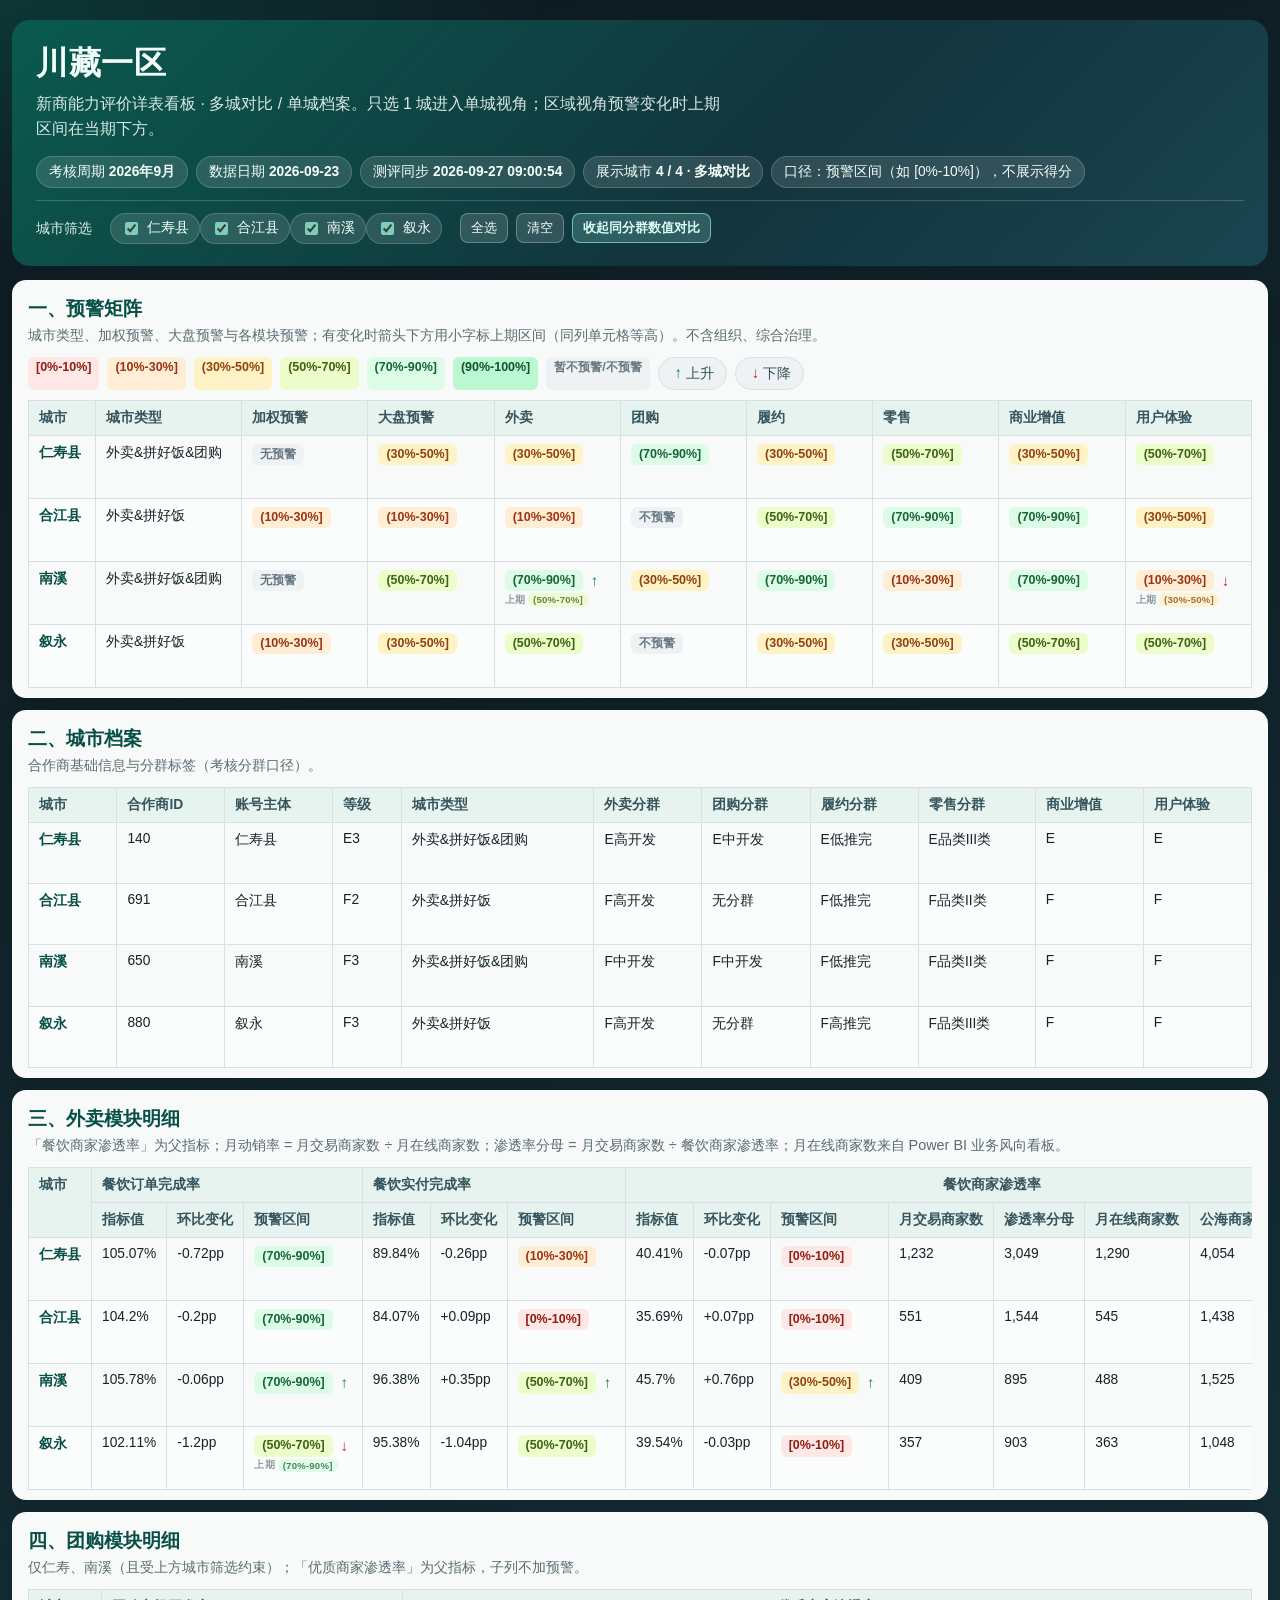
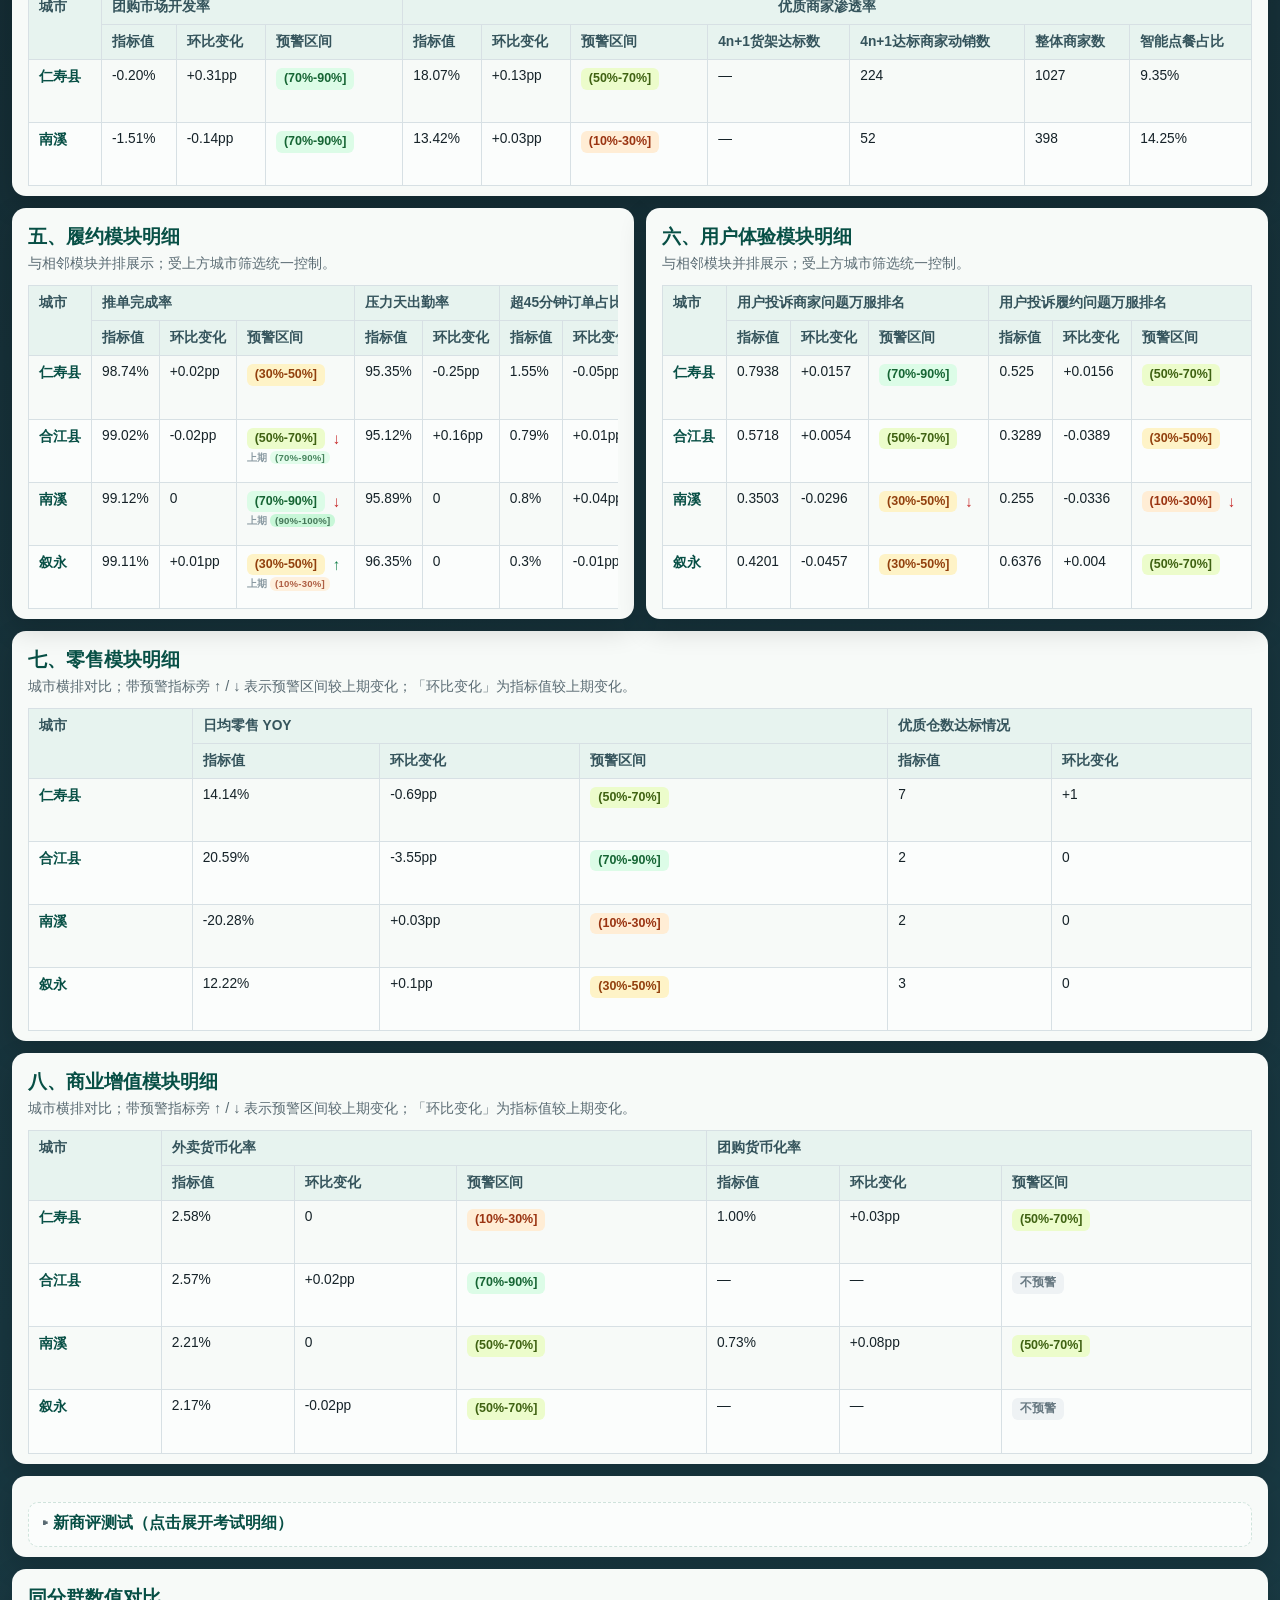
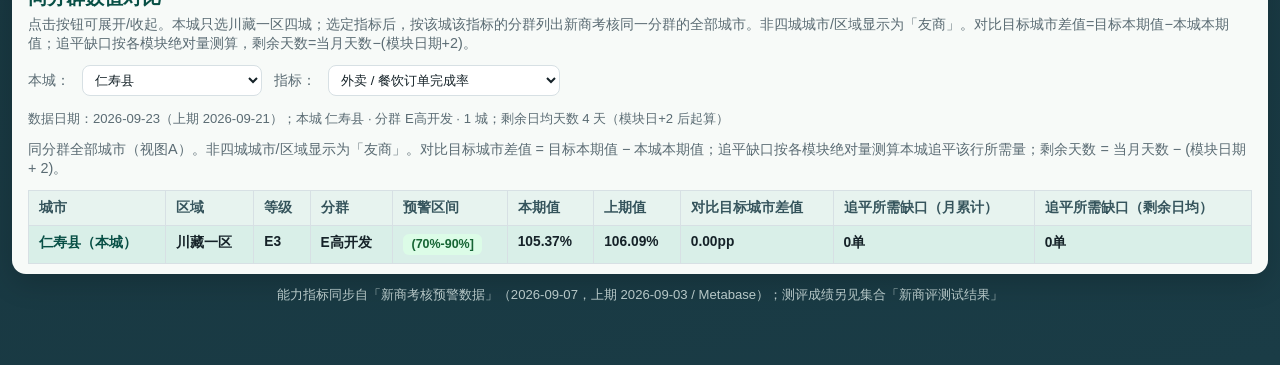
<file: docs/index.html>
<!DOCTYPE html>
<html lang="zh-CN">
<head>
  <meta charset="UTF-8" />
  <meta http-equiv="refresh" content="0; url=./xinshang/" />
  <title>川藏一区看板</title>
  <link rel="canonical" href="./xinshang/" />
</head>
<body>
  <p>正在跳转到 <a href="./xinshang/">川藏一区 · 新商能力评价看板</a>…</p>
</body>
</html>
</file>
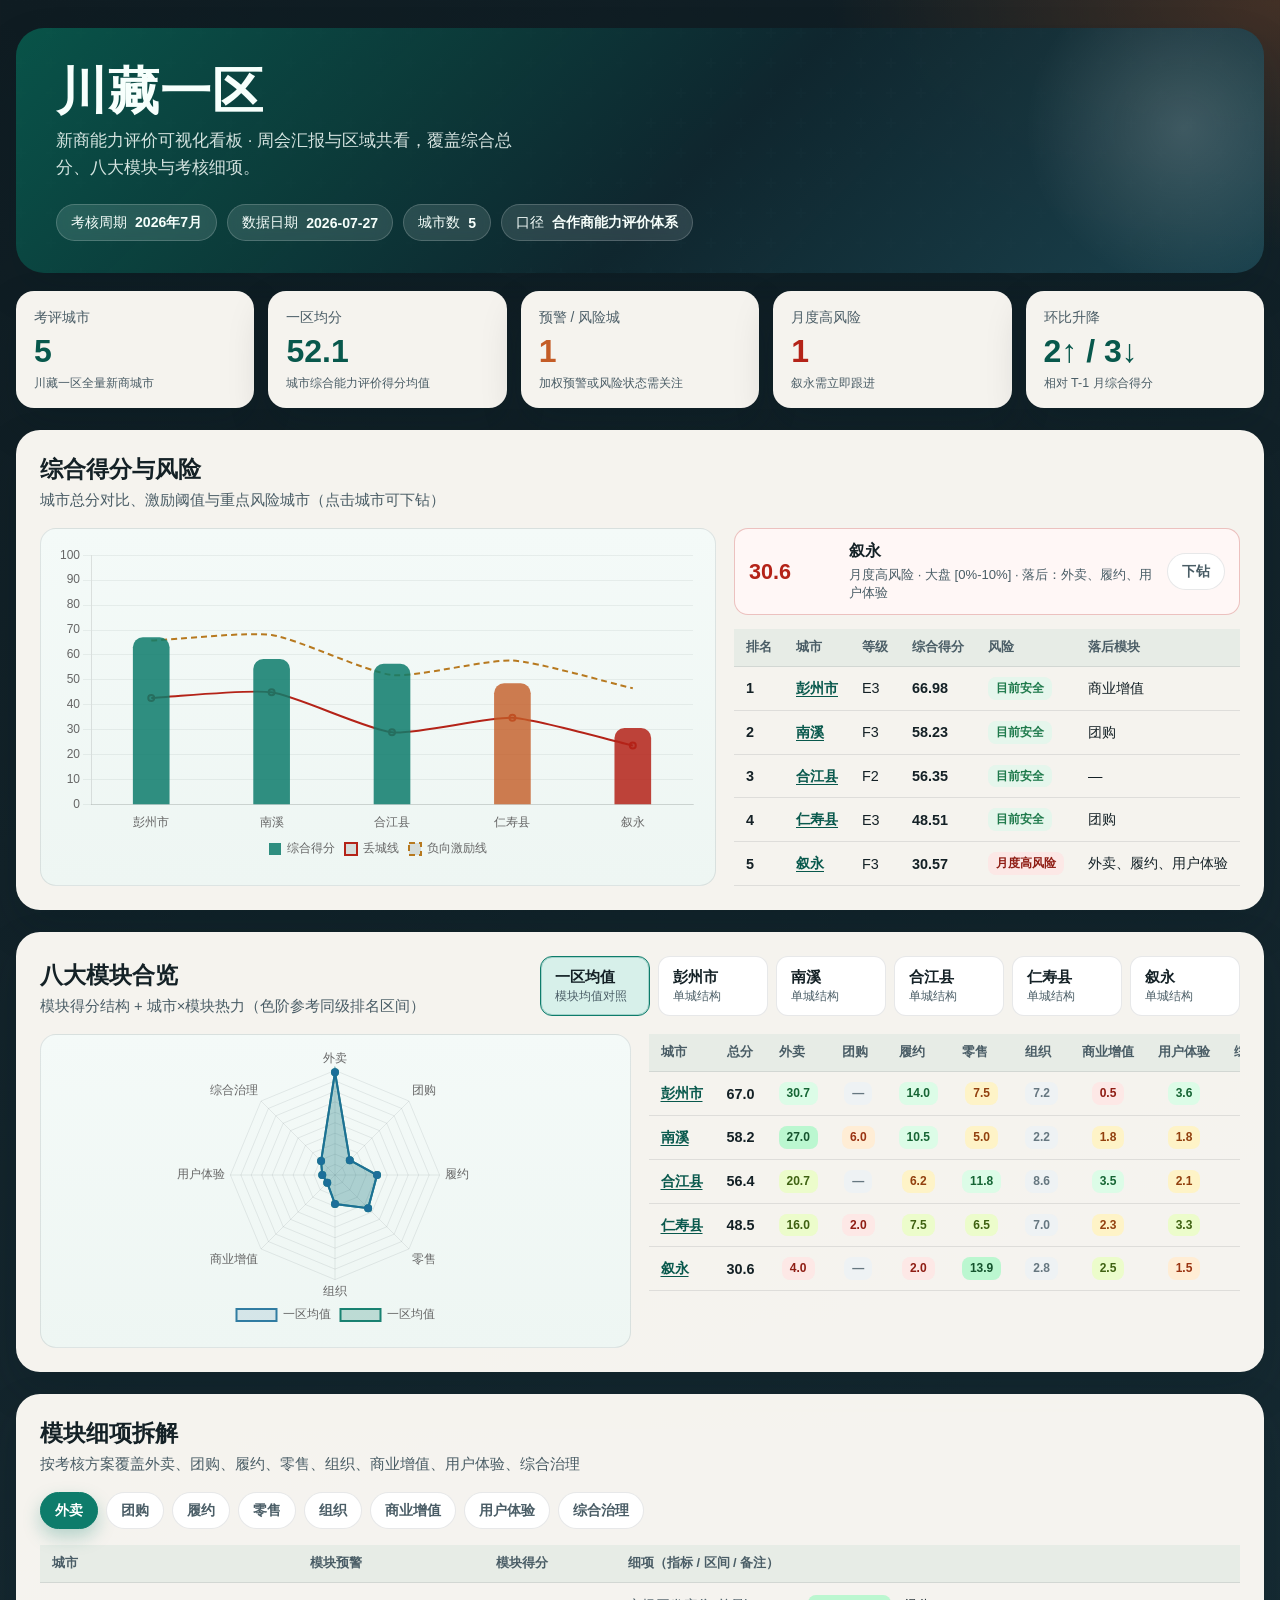
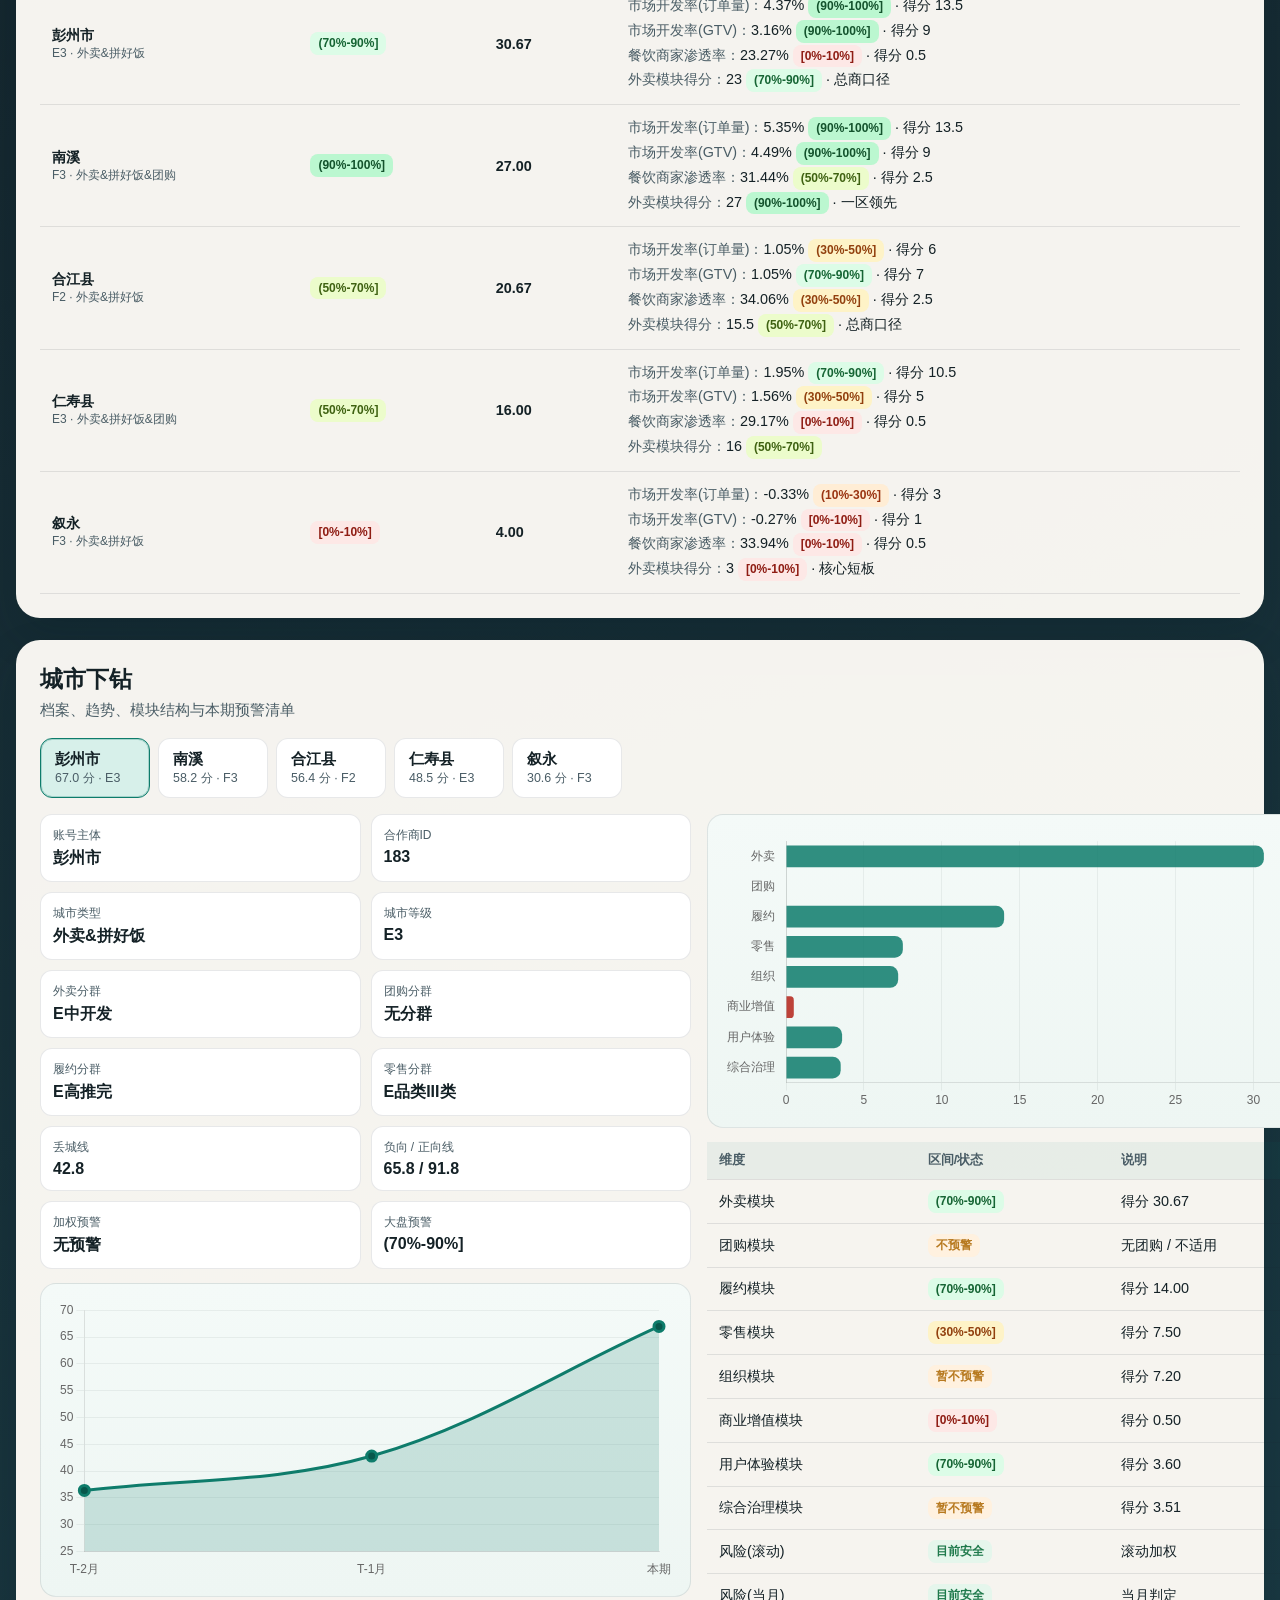
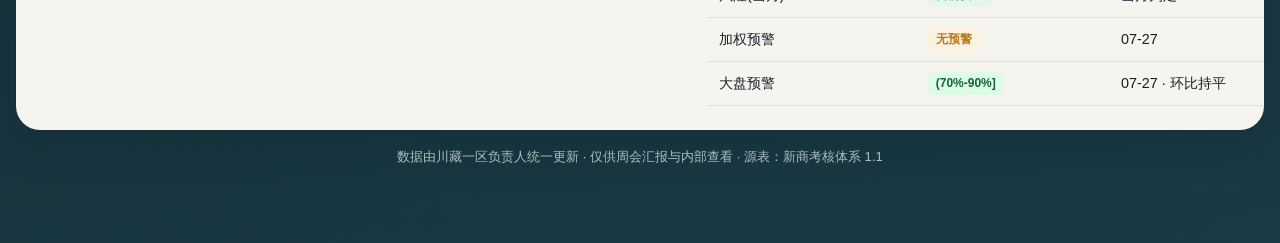
<file: docs/xinshang/index-v1-frozen-202607.html>
<!DOCTYPE html>
<html lang="zh-CN">
<head>
  <meta charset="UTF-8" />
  <meta name="viewport" content="width=device-width, initial-scale=1" />
  <title>川藏一区 · 新商能力评价看板</title>
  <!-- 离线内嵌 Chart.js，无外网 CDN 依赖 -->
  <script>/**
 * Skipped minification because the original files appears to be already minified.
 * Original file: /npm/chart.js@4.4.7/dist/chart.umd.js
 *
 * Do NOT use SRI with dynamically generated files! More information: https://www.jsdelivr.com/using-sri-with-dynamic-files
 */
/*!
 * Chart.js v4.4.7
 * https://www.chartjs.org
 * (c) 2024 Chart.js Contributors
 * Released under the MIT License
 */
!function(t,e){"object"==typeof exports&&"undefined"!=typeof module?module.exports=e():"function"==typeof define&&define.amd?define(e):(t="undefined"!=typeof globalThis?globalThis:t||self).Chart=e()}(this,(function(){"use strict";var t=Object.freeze({__proto__:null,get Colors(){return Go},get Decimation(){return Qo},get Filler(){return ma},get Legend(){return ya},get SubTitle(){return ka},get Title(){return Ma},get Tooltip(){return Ba}});function e(){}const i=(()=>{let t=0;return()=>t++})();function s(t){return null==t}function n(t){if(Array.isArray&&Array.isArray(t))return!0;const e=Object.prototype.toString.call(t);return"[object"===e.slice(0,7)&&"Array]"===e.slice(-6)}function o(t){return null!==t&&"[object Object]"===Object.prototype.toString.call(t)}function a(t){return("number"==typeof t||t instanceof Number)&&isFinite(+t)}function r(t,e){return a(t)?t:e}function l(t,e){return void 0===t?e:t}const h=(t,e)=>"string"==typeof t&&t.endsWith("%")?parseFloat(t)/100:+t/e,c=(t,e)=>"string"==typeof t&&t.endsWith("%")?parseFloat(t)/100*e:+t;function d(t,e,i){if(t&&"function"==typeof t.call)return t.apply(i,e)}function u(t,e,i,s){let a,r,l;if(n(t))if(r=t.length,s)for(a=r-1;a>=0;a--)e.call(i,t[a],a);else for(a=0;a<r;a++)e.call(i,t[a],a);else if(o(t))for(l=Object.keys(t),r=l.length,a=0;a<r;a++)e.call(i,t[l[a]],l[a])}function f(t,e){let i,s,n,o;if(!t||!e||t.length!==e.length)return!1;for(i=0,s=t.length;i<s;++i)if(n=t[i],o=e[i],n.datasetIndex!==o.datasetIndex||n.index!==o.index)return!1;return!0}function g(t){if(n(t))return t.map(g);if(o(t)){const e=Object.create(null),i=Object.keys(t),s=i.length;let n=0;for(;n<s;++n)e[i[n]]=g(t[i[n]]);return e}return t}function p(t){return-1===["__proto__","prototype","constructor"].indexOf(t)}function m(t,e,i,s){if(!p(t))return;const n=e[t],a=i[t];o(n)&&o(a)?b(n,a,s):e[t]=g(a)}function b(t,e,i){const s=n(e)?e:[e],a=s.length;if(!o(t))return t;const r=(i=i||{}).merger||m;let l;for(let e=0;e<a;++e){if(l=s[e],!o(l))continue;const n=Object.keys(l);for(let e=0,s=n.length;e<s;++e)r(n[e],t,l,i)}return t}function x(t,e){return b(t,e,{merger:_})}function _(t,e,i){if(!p(t))return;const s=e[t],n=i[t];o(s)&&o(n)?x(s,n):Object.prototype.hasOwnProperty.call(e,t)||(e[t]=g(n))}const y={"":t=>t,x:t=>t.x,y:t=>t.y};function v(t){const e=t.split("."),i=[];let s="";for(const t of e)s+=t,s.endsWith("\\")?s=s.slice(0,-1)+".":(i.push(s),s="");return i}function M(t,e){const i=y[e]||(y[e]=function(t){const e=v(t);return t=>{for(const i of e){if(""===i)break;t=t&&t[i]}return t}}(e));return i(t)}function w(t){return t.charAt(0).toUpperCase()+t.slice(1)}const k=t=>void 0!==t,S=t=>"function"==typeof t,P=(t,e)=>{if(t.size!==e.size)return!1;for(const i of t)if(!e.has(i))return!1;return!0};function D(t){return"mouseup"===t.type||"click"===t.type||"contextmenu"===t.type}const C=Math.PI,O=2*C,A=O+C,T=Number.POSITIVE_INFINITY,L=C/180,E=C/2,R=C/4,I=2*C/3,z=Math.log10,F=Math.sign;function V(t,e,i){return Math.abs(t-e)<i}function B(t){const e=Math.round(t);t=V(t,e,t/1e3)?e:t;const i=Math.pow(10,Math.floor(z(t))),s=t/i;return(s<=1?1:s<=2?2:s<=5?5:10)*i}function W(t){const e=[],i=Math.sqrt(t);let s;for(s=1;s<i;s++)t%s==0&&(e.push(s),e.push(t/s));return i===(0|i)&&e.push(i),e.sort(((t,e)=>t-e)).pop(),e}function N(t){return!isNaN(parseFloat(t))&&isFinite(t)}function H(t,e){const i=Math.round(t);return i-e<=t&&i+e>=t}function j(t,e,i){let s,n,o;for(s=0,n=t.length;s<n;s++)o=t[s][i],isNaN(o)||(e.min=Math.min(e.min,o),e.max=Math.max(e.max,o))}function $(t){return t*(C/180)}function Y(t){return t*(180/C)}function U(t){if(!a(t))return;let e=1,i=0;for(;Math.round(t*e)/e!==t;)e*=10,i++;return i}function X(t,e){const i=e.x-t.x,s=e.y-t.y,n=Math.sqrt(i*i+s*s);let o=Math.atan2(s,i);return o<-.5*C&&(o+=O),{angle:o,distance:n}}function q(t,e){return Math.sqrt(Math.pow(e.x-t.x,2)+Math.pow(e.y-t.y,2))}function K(t,e){return(t-e+A)%O-C}function G(t){return(t%O+O)%O}function Z(t,e,i,s){const n=G(t),o=G(e),a=G(i),r=G(o-n),l=G(a-n),h=G(n-o),c=G(n-a);return n===o||n===a||s&&o===a||r>l&&h<c}function J(t,e,i){return Math.max(e,Math.min(i,t))}function Q(t){return J(t,-32768,32767)}function tt(t,e,i,s=1e-6){return t>=Math.min(e,i)-s&&t<=Math.max(e,i)+s}function et(t,e,i){i=i||(i=>t[i]<e);let s,n=t.length-1,o=0;for(;n-o>1;)s=o+n>>1,i(s)?o=s:n=s;return{lo:o,hi:n}}const it=(t,e,i,s)=>et(t,i,s?s=>{const n=t[s][e];return n<i||n===i&&t[s+1][e]===i}:s=>t[s][e]<i),st=(t,e,i)=>et(t,i,(s=>t[s][e]>=i));function nt(t,e,i){let s=0,n=t.length;for(;s<n&&t[s]<e;)s++;for(;n>s&&t[n-1]>i;)n--;return s>0||n<t.length?t.slice(s,n):t}const ot=["push","pop","shift","splice","unshift"];function at(t,e){t._chartjs?t._chartjs.listeners.push(e):(Object.defineProperty(t,"_chartjs",{configurable:!0,enumerable:!1,value:{listeners:[e]}}),ot.forEach((e=>{const i="_onData"+w(e),s=t[e];Object.defineProperty(t,e,{configurable:!0,enumerable:!1,value(...e){const n=s.apply(this,e);return t._chartjs.listeners.forEach((t=>{"function"==typeof t[i]&&t[i](...e)})),n}})})))}function rt(t,e){const i=t._chartjs;if(!i)return;const s=i.listeners,n=s.indexOf(e);-1!==n&&s.splice(n,1),s.length>0||(ot.forEach((e=>{delete t[e]})),delete t._chartjs)}function lt(t){const e=new Set(t);return e.size===t.length?t:Array.from(e)}const ht="undefined"==typeof window?function(t){return t()}:window.requestAnimationFrame;function ct(t,e){let i=[],s=!1;return function(...n){i=n,s||(s=!0,ht.call(window,(()=>{s=!1,t.apply(e,i)})))}}function dt(t,e){let i;return function(...s){return e?(clearTimeout(i),i=setTimeout(t,e,s)):t.apply(this,s),e}}const ut=t=>"start"===t?"left":"end"===t?"right":"center",ft=(t,e,i)=>"start"===t?e:"end"===t?i:(e+i)/2,gt=(t,e,i,s)=>t===(s?"left":"right")?i:"center"===t?(e+i)/2:e;function pt(t,e,i){const s=e.length;let n=0,o=s;if(t._sorted){const{iScale:a,_parsed:r}=t,l=a.axis,{min:h,max:c,minDefined:d,maxDefined:u}=a.getUserBounds();d&&(n=J(Math.min(it(r,l,h).lo,i?s:it(e,l,a.getPixelForValue(h)).lo),0,s-1)),o=u?J(Math.max(it(r,a.axis,c,!0).hi+1,i?0:it(e,l,a.getPixelForValue(c),!0).hi+1),n,s)-n:s-n}return{start:n,count:o}}function mt(t){const{xScale:e,yScale:i,_scaleRanges:s}=t,n={xmin:e.min,xmax:e.max,ymin:i.min,ymax:i.max};if(!s)return t._scaleRanges=n,!0;const o=s.xmin!==e.min||s.xmax!==e.max||s.ymin!==i.min||s.ymax!==i.max;return Object.assign(s,n),o}class bt{constructor(){this._request=null,this._charts=new Map,this._running=!1,this._lastDate=void 0}_notify(t,e,i,s){const n=e.listeners[s],o=e.duration;n.forEach((s=>s({chart:t,initial:e.initial,numSteps:o,currentStep:Math.min(i-e.start,o)})))}_refresh(){this._request||(this._running=!0,this._request=ht.call(window,(()=>{this._update(),this._request=null,this._running&&this._refresh()})))}_update(t=Date.now()){let e=0;this._charts.forEach(((i,s)=>{if(!i.running||!i.items.length)return;const n=i.items;let o,a=n.length-1,r=!1;for(;a>=0;--a)o=n[a],o._active?(o._total>i.duration&&(i.duration=o._total),o.tick(t),r=!0):(n[a]=n[n.length-1],n.pop());r&&(s.draw(),this._notify(s,i,t,"progress")),n.length||(i.running=!1,this._notify(s,i,t,"complete"),i.initial=!1),e+=n.length})),this._lastDate=t,0===e&&(this._running=!1)}_getAnims(t){const e=this._charts;let i=e.get(t);return i||(i={running:!1,initial:!0,items:[],listeners:{complete:[],progress:[]}},e.set(t,i)),i}listen(t,e,i){this._getAnims(t).listeners[e].push(i)}add(t,e){e&&e.length&&this._getAnims(t).items.push(...e)}has(t){return this._getAnims(t).items.length>0}start(t){const e=this._charts.get(t);e&&(e.running=!0,e.start=Date.now(),e.duration=e.items.reduce(((t,e)=>Math.max(t,e._duration)),0),this._refresh())}running(t){if(!this._running)return!1;const e=this._charts.get(t);return!!(e&&e.running&&e.items.length)}stop(t){const e=this._charts.get(t);if(!e||!e.items.length)return;const i=e.items;let s=i.length-1;for(;s>=0;--s)i[s].cancel();e.items=[],this._notify(t,e,Date.now(),"complete")}remove(t){return this._charts.delete(t)}}var xt=new bt;
/*!
 * @kurkle/color v0.3.2
 * https://github.com/kurkle/color#readme
 * (c) 2023 Jukka Kurkela
 * Released under the MIT License
 */function _t(t){return t+.5|0}const yt=(t,e,i)=>Math.max(Math.min(t,i),e);function vt(t){return yt(_t(2.55*t),0,255)}function Mt(t){return yt(_t(255*t),0,255)}function wt(t){return yt(_t(t/2.55)/100,0,1)}function kt(t){return yt(_t(100*t),0,100)}const St={0:0,1:1,2:2,3:3,4:4,5:5,6:6,7:7,8:8,9:9,A:10,B:11,C:12,D:13,E:14,F:15,a:10,b:11,c:12,d:13,e:14,f:15},Pt=[..."0123456789ABCDEF"],Dt=t=>Pt[15&t],Ct=t=>Pt[(240&t)>>4]+Pt[15&t],Ot=t=>(240&t)>>4==(15&t);function At(t){var e=(t=>Ot(t.r)&&Ot(t.g)&&Ot(t.b)&&Ot(t.a))(t)?Dt:Ct;return t?"#"+e(t.r)+e(t.g)+e(t.b)+((t,e)=>t<255?e(t):"")(t.a,e):void 0}const Tt=/^(hsla?|hwb|hsv)\(\s*([-+.e\d]+)(?:deg)?[\s,]+([-+.e\d]+)%[\s,]+([-+.e\d]+)%(?:[\s,]+([-+.e\d]+)(%)?)?\s*\)$/;function Lt(t,e,i){const s=e*Math.min(i,1-i),n=(e,n=(e+t/30)%12)=>i-s*Math.max(Math.min(n-3,9-n,1),-1);return[n(0),n(8),n(4)]}function Et(t,e,i){const s=(s,n=(s+t/60)%6)=>i-i*e*Math.max(Math.min(n,4-n,1),0);return[s(5),s(3),s(1)]}function Rt(t,e,i){const s=Lt(t,1,.5);let n;for(e+i>1&&(n=1/(e+i),e*=n,i*=n),n=0;n<3;n++)s[n]*=1-e-i,s[n]+=e;return s}function It(t){const e=t.r/255,i=t.g/255,s=t.b/255,n=Math.max(e,i,s),o=Math.min(e,i,s),a=(n+o)/2;let r,l,h;return n!==o&&(h=n-o,l=a>.5?h/(2-n-o):h/(n+o),r=function(t,e,i,s,n){return t===n?(e-i)/s+(e<i?6:0):e===n?(i-t)/s+2:(t-e)/s+4}(e,i,s,h,n),r=60*r+.5),[0|r,l||0,a]}function zt(t,e,i,s){return(Array.isArray(e)?t(e[0],e[1],e[2]):t(e,i,s)).map(Mt)}function Ft(t,e,i){return zt(Lt,t,e,i)}function Vt(t){return(t%360+360)%360}function Bt(t){const e=Tt.exec(t);let i,s=255;if(!e)return;e[5]!==i&&(s=e[6]?vt(+e[5]):Mt(+e[5]));const n=Vt(+e[2]),o=+e[3]/100,a=+e[4]/100;return i="hwb"===e[1]?function(t,e,i){return zt(Rt,t,e,i)}(n,o,a):"hsv"===e[1]?function(t,e,i){return zt(Et,t,e,i)}(n,o,a):Ft(n,o,a),{r:i[0],g:i[1],b:i[2],a:s}}const Wt={x:"dark",Z:"light",Y:"re",X:"blu",W:"gr",V:"medium",U:"slate",A:"ee",T:"ol",S:"or",B:"ra",C:"lateg",D:"ights",R:"in",Q:"turquois",E:"hi",P:"ro",O:"al",N:"le",M:"de",L:"yello",F:"en",K:"ch",G:"arks",H:"ea",I:"ightg",J:"wh"},Nt={OiceXe:"f0f8ff",antiquewEte:"faebd7",aqua:"ffff",aquamarRe:"7fffd4",azuY:"f0ffff",beige:"f5f5dc",bisque:"ffe4c4",black:"0",blanKedOmond:"ffebcd",Xe:"ff",XeviTet:"8a2be2",bPwn:"a52a2a",burlywood:"deb887",caMtXe:"5f9ea0",KartYuse:"7fff00",KocTate:"d2691e",cSO:"ff7f50",cSnflowerXe:"6495ed",cSnsilk:"fff8dc",crimson:"dc143c",cyan:"ffff",xXe:"8b",xcyan:"8b8b",xgTMnPd:"b8860b",xWay:"a9a9a9",xgYF:"6400",xgYy:"a9a9a9",xkhaki:"bdb76b",xmagFta:"8b008b",xTivegYF:"556b2f",xSange:"ff8c00",xScEd:"9932cc",xYd:"8b0000",xsOmon:"e9967a",xsHgYF:"8fbc8f",xUXe:"483d8b",xUWay:"2f4f4f",xUgYy:"2f4f4f",xQe:"ced1",xviTet:"9400d3",dAppRk:"ff1493",dApskyXe:"bfff",dimWay:"696969",dimgYy:"696969",dodgerXe:"1e90ff",fiYbrick:"b22222",flSOwEte:"fffaf0",foYstWAn:"228b22",fuKsia:"ff00ff",gaRsbSo:"dcdcdc",ghostwEte:"f8f8ff",gTd:"ffd700",gTMnPd:"daa520",Way:"808080",gYF:"8000",gYFLw:"adff2f",gYy:"808080",honeyMw:"f0fff0",hotpRk:"ff69b4",RdianYd:"cd5c5c",Rdigo:"4b0082",ivSy:"fffff0",khaki:"f0e68c",lavFMr:"e6e6fa",lavFMrXsh:"fff0f5",lawngYF:"7cfc00",NmoncEffon:"fffacd",ZXe:"add8e6",ZcSO:"f08080",Zcyan:"e0ffff",ZgTMnPdLw:"fafad2",ZWay:"d3d3d3",ZgYF:"90ee90",ZgYy:"d3d3d3",ZpRk:"ffb6c1",ZsOmon:"ffa07a",ZsHgYF:"20b2aa",ZskyXe:"87cefa",ZUWay:"778899",ZUgYy:"778899",ZstAlXe:"b0c4de",ZLw:"ffffe0",lime:"ff00",limegYF:"32cd32",lRF:"faf0e6",magFta:"ff00ff",maPon:"800000",VaquamarRe:"66cdaa",VXe:"cd",VScEd:"ba55d3",VpurpN:"9370db",VsHgYF:"3cb371",VUXe:"7b68ee",VsprRggYF:"fa9a",VQe:"48d1cc",VviTetYd:"c71585",midnightXe:"191970",mRtcYam:"f5fffa",mistyPse:"ffe4e1",moccasR:"ffe4b5",navajowEte:"ffdead",navy:"80",Tdlace:"fdf5e6",Tive:"808000",TivedBb:"6b8e23",Sange:"ffa500",SangeYd:"ff4500",ScEd:"da70d6",pOegTMnPd:"eee8aa",pOegYF:"98fb98",pOeQe:"afeeee",pOeviTetYd:"db7093",papayawEp:"ffefd5",pHKpuff:"ffdab9",peru:"cd853f",pRk:"ffc0cb",plum:"dda0dd",powMrXe:"b0e0e6",purpN:"800080",YbeccapurpN:"663399",Yd:"ff0000",Psybrown:"bc8f8f",PyOXe:"4169e1",saddNbPwn:"8b4513",sOmon:"fa8072",sandybPwn:"f4a460",sHgYF:"2e8b57",sHshell:"fff5ee",siFna:"a0522d",silver:"c0c0c0",skyXe:"87ceeb",UXe:"6a5acd",UWay:"708090",UgYy:"708090",snow:"fffafa",sprRggYF:"ff7f",stAlXe:"4682b4",tan:"d2b48c",teO:"8080",tEstN:"d8bfd8",tomato:"ff6347",Qe:"40e0d0",viTet:"ee82ee",JHt:"f5deb3",wEte:"ffffff",wEtesmoke:"f5f5f5",Lw:"ffff00",LwgYF:"9acd32"};let Ht;function jt(t){Ht||(Ht=function(){const t={},e=Object.keys(Nt),i=Object.keys(Wt);let s,n,o,a,r;for(s=0;s<e.length;s++){for(a=r=e[s],n=0;n<i.length;n++)o=i[n],r=r.replace(o,Wt[o]);o=parseInt(Nt[a],16),t[r]=[o>>16&255,o>>8&255,255&o]}return t}(),Ht.transparent=[0,0,0,0]);const e=Ht[t.toLowerCase()];return e&&{r:e[0],g:e[1],b:e[2],a:4===e.length?e[3]:255}}const $t=/^rgba?\(\s*([-+.\d]+)(%)?[\s,]+([-+.e\d]+)(%)?[\s,]+([-+.e\d]+)(%)?(?:[\s,/]+([-+.e\d]+)(%)?)?\s*\)$/;const Yt=t=>t<=.0031308?12.92*t:1.055*Math.pow(t,1/2.4)-.055,Ut=t=>t<=.04045?t/12.92:Math.pow((t+.055)/1.055,2.4);function Xt(t,e,i){if(t){let s=It(t);s[e]=Math.max(0,Math.min(s[e]+s[e]*i,0===e?360:1)),s=Ft(s),t.r=s[0],t.g=s[1],t.b=s[2]}}function qt(t,e){return t?Object.assign(e||{},t):t}function Kt(t){var e={r:0,g:0,b:0,a:255};return Array.isArray(t)?t.length>=3&&(e={r:t[0],g:t[1],b:t[2],a:255},t.length>3&&(e.a=Mt(t[3]))):(e=qt(t,{r:0,g:0,b:0,a:1})).a=Mt(e.a),e}function Gt(t){return"r"===t.charAt(0)?function(t){const e=$t.exec(t);let i,s,n,o=255;if(e){if(e[7]!==i){const t=+e[7];o=e[8]?vt(t):yt(255*t,0,255)}return i=+e[1],s=+e[3],n=+e[5],i=255&(e[2]?vt(i):yt(i,0,255)),s=255&(e[4]?vt(s):yt(s,0,255)),n=255&(e[6]?vt(n):yt(n,0,255)),{r:i,g:s,b:n,a:o}}}(t):Bt(t)}class Zt{constructor(t){if(t instanceof Zt)return t;const e=typeof t;let i;var s,n,o;"object"===e?i=Kt(t):"string"===e&&(o=(s=t).length,"#"===s[0]&&(4===o||5===o?n={r:255&17*St[s[1]],g:255&17*St[s[2]],b:255&17*St[s[3]],a:5===o?17*St[s[4]]:255}:7!==o&&9!==o||(n={r:St[s[1]]<<4|St[s[2]],g:St[s[3]]<<4|St[s[4]],b:St[s[5]]<<4|St[s[6]],a:9===o?St[s[7]]<<4|St[s[8]]:255})),i=n||jt(t)||Gt(t)),this._rgb=i,this._valid=!!i}get valid(){return this._valid}get rgb(){var t=qt(this._rgb);return t&&(t.a=wt(t.a)),t}set rgb(t){this._rgb=Kt(t)}rgbString(){return this._valid?(t=this._rgb)&&(t.a<255?`rgba(${t.r}, ${t.g}, ${t.b}, ${wt(t.a)})`:`rgb(${t.r}, ${t.g}, ${t.b})`):void 0;var t}hexString(){return this._valid?At(this._rgb):void 0}hslString(){return this._valid?function(t){if(!t)return;const e=It(t),i=e[0],s=kt(e[1]),n=kt(e[2]);return t.a<255?`hsla(${i}, ${s}%, ${n}%, ${wt(t.a)})`:`hsl(${i}, ${s}%, ${n}%)`}(this._rgb):void 0}mix(t,e){if(t){const i=this.rgb,s=t.rgb;let n;const o=e===n?.5:e,a=2*o-1,r=i.a-s.a,l=((a*r==-1?a:(a+r)/(1+a*r))+1)/2;n=1-l,i.r=255&l*i.r+n*s.r+.5,i.g=255&l*i.g+n*s.g+.5,i.b=255&l*i.b+n*s.b+.5,i.a=o*i.a+(1-o)*s.a,this.rgb=i}return this}interpolate(t,e){return t&&(this._rgb=function(t,e,i){const s=Ut(wt(t.r)),n=Ut(wt(t.g)),o=Ut(wt(t.b));return{r:Mt(Yt(s+i*(Ut(wt(e.r))-s))),g:Mt(Yt(n+i*(Ut(wt(e.g))-n))),b:Mt(Yt(o+i*(Ut(wt(e.b))-o))),a:t.a+i*(e.a-t.a)}}(this._rgb,t._rgb,e)),this}clone(){return new Zt(this.rgb)}alpha(t){return this._rgb.a=Mt(t),this}clearer(t){return this._rgb.a*=1-t,this}greyscale(){const t=this._rgb,e=_t(.3*t.r+.59*t.g+.11*t.b);return t.r=t.g=t.b=e,this}opaquer(t){return this._rgb.a*=1+t,this}negate(){const t=this._rgb;return t.r=255-t.r,t.g=255-t.g,t.b=255-t.b,this}lighten(t){return Xt(this._rgb,2,t),this}darken(t){return Xt(this._rgb,2,-t),this}saturate(t){return Xt(this._rgb,1,t),this}desaturate(t){return Xt(this._rgb,1,-t),this}rotate(t){return function(t,e){var i=It(t);i[0]=Vt(i[0]+e),i=Ft(i),t.r=i[0],t.g=i[1],t.b=i[2]}(this._rgb,t),this}}function Jt(t){if(t&&"object"==typeof t){const e=t.toString();return"[object CanvasPattern]"===e||"[object CanvasGradient]"===e}return!1}function Qt(t){return Jt(t)?t:new Zt(t)}function te(t){return Jt(t)?t:new Zt(t).saturate(.5).darken(.1).hexString()}const ee=["x","y","borderWidth","radius","tension"],ie=["color","borderColor","backgroundColor"];const se=new Map;function ne(t,e,i){return function(t,e){e=e||{};const i=t+JSON.stringify(e);let s=se.get(i);return s||(s=new Intl.NumberFormat(t,e),se.set(i,s)),s}(e,i).format(t)}const oe={values:t=>n(t)?t:""+t,numeric(t,e,i){if(0===t)return"0";const s=this.chart.options.locale;let n,o=t;if(i.length>1){const e=Math.max(Math.abs(i[0].value),Math.abs(i[i.length-1].value));(e<1e-4||e>1e15)&&(n="scientific"),o=function(t,e){let i=e.length>3?e[2].value-e[1].value:e[1].value-e[0].value;Math.abs(i)>=1&&t!==Math.floor(t)&&(i=t-Math.floor(t));return i}(t,i)}const a=z(Math.abs(o)),r=isNaN(a)?1:Math.max(Math.min(-1*Math.floor(a),20),0),l={notation:n,minimumFractionDigits:r,maximumFractionDigits:r};return Object.assign(l,this.options.ticks.format),ne(t,s,l)},logarithmic(t,e,i){if(0===t)return"0";const s=i[e].significand||t/Math.pow(10,Math.floor(z(t)));return[1,2,3,5,10,15].includes(s)||e>.8*i.length?oe.numeric.call(this,t,e,i):""}};var ae={formatters:oe};const re=Object.create(null),le=Object.create(null);function he(t,e){if(!e)return t;const i=e.split(".");for(let e=0,s=i.length;e<s;++e){const s=i[e];t=t[s]||(t[s]=Object.create(null))}return t}function ce(t,e,i){return"string"==typeof e?b(he(t,e),i):b(he(t,""),e)}class de{constructor(t,e){this.animation=void 0,this.backgroundColor="rgba(0,0,0,0.1)",this.borderColor="rgba(0,0,0,0.1)",this.color="#666",this.datasets={},this.devicePixelRatio=t=>t.chart.platform.getDevicePixelRatio(),this.elements={},this.events=["mousemove","mouseout","click","touchstart","touchmove"],this.font={family:"'Helvetica Neue', 'Helvetica', 'Arial', sans-serif",size:12,style:"normal",lineHeight:1.2,weight:null},this.hover={},this.hoverBackgroundColor=(t,e)=>te(e.backgroundColor),this.hoverBorderColor=(t,e)=>te(e.borderColor),this.hoverColor=(t,e)=>te(e.color),this.indexAxis="x",this.interaction={mode:"nearest",intersect:!0,includeInvisible:!1},this.maintainAspectRatio=!0,this.onHover=null,this.onClick=null,this.parsing=!0,this.plugins={},this.responsive=!0,this.scale=void 0,this.scales={},this.showLine=!0,this.drawActiveElementsOnTop=!0,this.describe(t),this.apply(e)}set(t,e){return ce(this,t,e)}get(t){return he(this,t)}describe(t,e){return ce(le,t,e)}override(t,e){return ce(re,t,e)}route(t,e,i,s){const n=he(this,t),a=he(this,i),r="_"+e;Object.defineProperties(n,{[r]:{value:n[e],writable:!0},[e]:{enumerable:!0,get(){const t=this[r],e=a[s];return o(t)?Object.assign({},e,t):l(t,e)},set(t){this[r]=t}}})}apply(t){t.forEach((t=>t(this)))}}var ue=new de({_scriptable:t=>!t.startsWith("on"),_indexable:t=>"events"!==t,hover:{_fallback:"interaction"},interaction:{_scriptable:!1,_indexable:!1}},[function(t){t.set("animation",{delay:void 0,duration:1e3,easing:"easeOutQuart",fn:void 0,from:void 0,loop:void 0,to:void 0,type:void 0}),t.describe("animation",{_fallback:!1,_indexable:!1,_scriptable:t=>"onProgress"!==t&&"onComplete"!==t&&"fn"!==t}),t.set("animations",{colors:{type:"color",properties:ie},numbers:{type:"number",properties:ee}}),t.describe("animations",{_fallback:"animation"}),t.set("transitions",{active:{animation:{duration:400}},resize:{animation:{duration:0}},show:{animations:{colors:{from:"transparent"},visible:{type:"boolean",duration:0}}},hide:{animations:{colors:{to:"transparent"},visible:{type:"boolean",easing:"linear",fn:t=>0|t}}}})},function(t){t.set("layout",{autoPadding:!0,padding:{top:0,right:0,bottom:0,left:0}})},function(t){t.set("scale",{display:!0,offset:!1,reverse:!1,beginAtZero:!1,bounds:"ticks",clip:!0,grace:0,grid:{display:!0,lineWidth:1,drawOnChartArea:!0,drawTicks:!0,tickLength:8,tickWidth:(t,e)=>e.lineWidth,tickColor:(t,e)=>e.color,offset:!1},border:{display:!0,dash:[],dashOffset:0,width:1},title:{display:!1,text:"",padding:{top:4,bottom:4}},ticks:{minRotation:0,maxRotation:50,mirror:!1,textStrokeWidth:0,textStrokeColor:"",padding:3,display:!0,autoSkip:!0,autoSkipPadding:3,labelOffset:0,callback:ae.formatters.values,minor:{},major:{},align:"center",crossAlign:"near",showLabelBackdrop:!1,backdropColor:"rgba(255, 255, 255, 0.75)",backdropPadding:2}}),t.route("scale.ticks","color","","color"),t.route("scale.grid","color","","borderColor"),t.route("scale.border","color","","borderColor"),t.route("scale.title","color","","color"),t.describe("scale",{_fallback:!1,_scriptable:t=>!t.startsWith("before")&&!t.startsWith("after")&&"callback"!==t&&"parser"!==t,_indexable:t=>"borderDash"!==t&&"tickBorderDash"!==t&&"dash"!==t}),t.describe("scales",{_fallback:"scale"}),t.describe("scale.ticks",{_scriptable:t=>"backdropPadding"!==t&&"callback"!==t,_indexable:t=>"backdropPadding"!==t})}]);function fe(){return"undefined"!=typeof window&&"undefined"!=typeof document}function ge(t){let e=t.parentNode;return e&&"[object ShadowRoot]"===e.toString()&&(e=e.host),e}function pe(t,e,i){let s;return"string"==typeof t?(s=parseInt(t,10),-1!==t.indexOf("%")&&(s=s/100*e.parentNode[i])):s=t,s}const me=t=>t.ownerDocument.defaultView.getComputedStyle(t,null);function be(t,e){return me(t).getPropertyValue(e)}const xe=["top","right","bottom","left"];function _e(t,e,i){const s={};i=i?"-"+i:"";for(let n=0;n<4;n++){const o=xe[n];s[o]=parseFloat(t[e+"-"+o+i])||0}return s.width=s.left+s.right,s.height=s.top+s.bottom,s}const ye=(t,e,i)=>(t>0||e>0)&&(!i||!i.shadowRoot);function ve(t,e){if("native"in t)return t;const{canvas:i,currentDevicePixelRatio:s}=e,n=me(i),o="border-box"===n.boxSizing,a=_e(n,"padding"),r=_e(n,"border","width"),{x:l,y:h,box:c}=function(t,e){const i=t.touches,s=i&&i.length?i[0]:t,{offsetX:n,offsetY:o}=s;let a,r,l=!1;if(ye(n,o,t.target))a=n,r=o;else{const t=e.getBoundingClientRect();a=s.clientX-t.left,r=s.clientY-t.top,l=!0}return{x:a,y:r,box:l}}(t,i),d=a.left+(c&&r.left),u=a.top+(c&&r.top);let{width:f,height:g}=e;return o&&(f-=a.width+r.width,g-=a.height+r.height),{x:Math.round((l-d)/f*i.width/s),y:Math.round((h-u)/g*i.height/s)}}const Me=t=>Math.round(10*t)/10;function we(t,e,i,s){const n=me(t),o=_e(n,"margin"),a=pe(n.maxWidth,t,"clientWidth")||T,r=pe(n.maxHeight,t,"clientHeight")||T,l=function(t,e,i){let s,n;if(void 0===e||void 0===i){const o=t&&ge(t);if(o){const t=o.getBoundingClientRect(),a=me(o),r=_e(a,"border","width"),l=_e(a,"padding");e=t.width-l.width-r.width,i=t.height-l.height-r.height,s=pe(a.maxWidth,o,"clientWidth"),n=pe(a.maxHeight,o,"clientHeight")}else e=t.clientWidth,i=t.clientHeight}return{width:e,height:i,maxWidth:s||T,maxHeight:n||T}}(t,e,i);let{width:h,height:c}=l;if("content-box"===n.boxSizing){const t=_e(n,"border","width"),e=_e(n,"padding");h-=e.width+t.width,c-=e.height+t.height}h=Math.max(0,h-o.width),c=Math.max(0,s?h/s:c-o.height),h=Me(Math.min(h,a,l.maxWidth)),c=Me(Math.min(c,r,l.maxHeight)),h&&!c&&(c=Me(h/2));return(void 0!==e||void 0!==i)&&s&&l.height&&c>l.height&&(c=l.height,h=Me(Math.floor(c*s))),{width:h,height:c}}function ke(t,e,i){const s=e||1,n=Math.floor(t.height*s),o=Math.floor(t.width*s);t.height=Math.floor(t.height),t.width=Math.floor(t.width);const a=t.canvas;return a.style&&(i||!a.style.height&&!a.style.width)&&(a.style.height=`${t.height}px`,a.style.width=`${t.width}px`),(t.currentDevicePixelRatio!==s||a.height!==n||a.width!==o)&&(t.currentDevicePixelRatio=s,a.height=n,a.width=o,t.ctx.setTransform(s,0,0,s,0,0),!0)}const Se=function(){let t=!1;try{const e={get passive(){return t=!0,!1}};fe()&&(window.addEventListener("test",null,e),window.removeEventListener("test",null,e))}catch(t){}return t}();function Pe(t,e){const i=be(t,e),s=i&&i.match(/^(\d+)(\.\d+)?px$/);return s?+s[1]:void 0}function De(t){return!t||s(t.size)||s(t.family)?null:(t.style?t.style+" ":"")+(t.weight?t.weight+" ":"")+t.size+"px "+t.family}function Ce(t,e,i,s,n){let o=e[n];return o||(o=e[n]=t.measureText(n).width,i.push(n)),o>s&&(s=o),s}function Oe(t,e,i,s){let o=(s=s||{}).data=s.data||{},a=s.garbageCollect=s.garbageCollect||[];s.font!==e&&(o=s.data={},a=s.garbageCollect=[],s.font=e),t.save(),t.font=e;let r=0;const l=i.length;let h,c,d,u,f;for(h=0;h<l;h++)if(u=i[h],null==u||n(u)){if(n(u))for(c=0,d=u.length;c<d;c++)f=u[c],null==f||n(f)||(r=Ce(t,o,a,r,f))}else r=Ce(t,o,a,r,u);t.restore();const g=a.length/2;if(g>i.length){for(h=0;h<g;h++)delete o[a[h]];a.splice(0,g)}return r}function Ae(t,e,i){const s=t.currentDevicePixelRatio,n=0!==i?Math.max(i/2,.5):0;return Math.round((e-n)*s)/s+n}function Te(t,e){(e||t)&&((e=e||t.getContext("2d")).save(),e.resetTransform(),e.clearRect(0,0,t.width,t.height),e.restore())}function Le(t,e,i,s){Ee(t,e,i,s,null)}function Ee(t,e,i,s,n){let o,a,r,l,h,c,d,u;const f=e.pointStyle,g=e.rotation,p=e.radius;let m=(g||0)*L;if(f&&"object"==typeof f&&(o=f.toString(),"[object HTMLImageElement]"===o||"[object HTMLCanvasElement]"===o))return t.save(),t.translate(i,s),t.rotate(m),t.drawImage(f,-f.width/2,-f.height/2,f.width,f.height),void t.restore();if(!(isNaN(p)||p<=0)){switch(t.beginPath(),f){default:n?t.ellipse(i,s,n/2,p,0,0,O):t.arc(i,s,p,0,O),t.closePath();break;case"triangle":c=n?n/2:p,t.moveTo(i+Math.sin(m)*c,s-Math.cos(m)*p),m+=I,t.lineTo(i+Math.sin(m)*c,s-Math.cos(m)*p),m+=I,t.lineTo(i+Math.sin(m)*c,s-Math.cos(m)*p),t.closePath();break;case"rectRounded":h=.516*p,l=p-h,a=Math.cos(m+R)*l,d=Math.cos(m+R)*(n?n/2-h:l),r=Math.sin(m+R)*l,u=Math.sin(m+R)*(n?n/2-h:l),t.arc(i-d,s-r,h,m-C,m-E),t.arc(i+u,s-a,h,m-E,m),t.arc(i+d,s+r,h,m,m+E),t.arc(i-u,s+a,h,m+E,m+C),t.closePath();break;case"rect":if(!g){l=Math.SQRT1_2*p,c=n?n/2:l,t.rect(i-c,s-l,2*c,2*l);break}m+=R;case"rectRot":d=Math.cos(m)*(n?n/2:p),a=Math.cos(m)*p,r=Math.sin(m)*p,u=Math.sin(m)*(n?n/2:p),t.moveTo(i-d,s-r),t.lineTo(i+u,s-a),t.lineTo(i+d,s+r),t.lineTo(i-u,s+a),t.closePath();break;case"crossRot":m+=R;case"cross":d=Math.cos(m)*(n?n/2:p),a=Math.cos(m)*p,r=Math.sin(m)*p,u=Math.sin(m)*(n?n/2:p),t.moveTo(i-d,s-r),t.lineTo(i+d,s+r),t.moveTo(i+u,s-a),t.lineTo(i-u,s+a);break;case"star":d=Math.cos(m)*(n?n/2:p),a=Math.cos(m)*p,r=Math.sin(m)*p,u=Math.sin(m)*(n?n/2:p),t.moveTo(i-d,s-r),t.lineTo(i+d,s+r),t.moveTo(i+u,s-a),t.lineTo(i-u,s+a),m+=R,d=Math.cos(m)*(n?n/2:p),a=Math.cos(m)*p,r=Math.sin(m)*p,u=Math.sin(m)*(n?n/2:p),t.moveTo(i-d,s-r),t.lineTo(i+d,s+r),t.moveTo(i+u,s-a),t.lineTo(i-u,s+a);break;case"line":a=n?n/2:Math.cos(m)*p,r=Math.sin(m)*p,t.moveTo(i-a,s-r),t.lineTo(i+a,s+r);break;case"dash":t.moveTo(i,s),t.lineTo(i+Math.cos(m)*(n?n/2:p),s+Math.sin(m)*p);break;case!1:t.closePath()}t.fill(),e.borderWidth>0&&t.stroke()}}function Re(t,e,i){return i=i||.5,!e||t&&t.x>e.left-i&&t.x<e.right+i&&t.y>e.top-i&&t.y<e.bottom+i}function Ie(t,e){t.save(),t.beginPath(),t.rect(e.left,e.top,e.right-e.left,e.bottom-e.top),t.clip()}function ze(t){t.restore()}function Fe(t,e,i,s,n){if(!e)return t.lineTo(i.x,i.y);if("middle"===n){const s=(e.x+i.x)/2;t.lineTo(s,e.y),t.lineTo(s,i.y)}else"after"===n!=!!s?t.lineTo(e.x,i.y):t.lineTo(i.x,e.y);t.lineTo(i.x,i.y)}function Ve(t,e,i,s){if(!e)return t.lineTo(i.x,i.y);t.bezierCurveTo(s?e.cp1x:e.cp2x,s?e.cp1y:e.cp2y,s?i.cp2x:i.cp1x,s?i.cp2y:i.cp1y,i.x,i.y)}function Be(t,e,i,s,n){if(n.strikethrough||n.underline){const o=t.measureText(s),a=e-o.actualBoundingBoxLeft,r=e+o.actualBoundingBoxRight,l=i-o.actualBoundingBoxAscent,h=i+o.actualBoundingBoxDescent,c=n.strikethrough?(l+h)/2:h;t.strokeStyle=t.fillStyle,t.beginPath(),t.lineWidth=n.decorationWidth||2,t.moveTo(a,c),t.lineTo(r,c),t.stroke()}}function We(t,e){const i=t.fillStyle;t.fillStyle=e.color,t.fillRect(e.left,e.top,e.width,e.height),t.fillStyle=i}function Ne(t,e,i,o,a,r={}){const l=n(e)?e:[e],h=r.strokeWidth>0&&""!==r.strokeColor;let c,d;for(t.save(),t.font=a.string,function(t,e){e.translation&&t.translate(e.translation[0],e.translation[1]),s(e.rotation)||t.rotate(e.rotation),e.color&&(t.fillStyle=e.color),e.textAlign&&(t.textAlign=e.textAlign),e.textBaseline&&(t.textBaseline=e.textBaseline)}(t,r),c=0;c<l.length;++c)d=l[c],r.backdrop&&We(t,r.backdrop),h&&(r.strokeColor&&(t.strokeStyle=r.strokeColor),s(r.strokeWidth)||(t.lineWidth=r.strokeWidth),t.strokeText(d,i,o,r.maxWidth)),t.fillText(d,i,o,r.maxWidth),Be(t,i,o,d,r),o+=Number(a.lineHeight);t.restore()}function He(t,e){const{x:i,y:s,w:n,h:o,radius:a}=e;t.arc(i+a.topLeft,s+a.topLeft,a.topLeft,1.5*C,C,!0),t.lineTo(i,s+o-a.bottomLeft),t.arc(i+a.bottomLeft,s+o-a.bottomLeft,a.bottomLeft,C,E,!0),t.lineTo(i+n-a.bottomRight,s+o),t.arc(i+n-a.bottomRight,s+o-a.bottomRight,a.bottomRight,E,0,!0),t.lineTo(i+n,s+a.topRight),t.arc(i+n-a.topRight,s+a.topRight,a.topRight,0,-E,!0),t.lineTo(i+a.topLeft,s)}function je(t,e=[""],i,s,n=(()=>t[0])){const o=i||t;void 0===s&&(s=ti("_fallback",t));const a={[Symbol.toStringTag]:"Object",_cacheable:!0,_scopes:t,_rootScopes:o,_fallback:s,_getTarget:n,override:i=>je([i,...t],e,o,s)};return new Proxy(a,{deleteProperty:(e,i)=>(delete e[i],delete e._keys,delete t[0][i],!0),get:(i,s)=>qe(i,s,(()=>function(t,e,i,s){let n;for(const o of e)if(n=ti(Ue(o,t),i),void 0!==n)return Xe(t,n)?Je(i,s,t,n):n}(s,e,t,i))),getOwnPropertyDescriptor:(t,e)=>Reflect.getOwnPropertyDescriptor(t._scopes[0],e),getPrototypeOf:()=>Reflect.getPrototypeOf(t[0]),has:(t,e)=>ei(t).includes(e),ownKeys:t=>ei(t),set(t,e,i){const s=t._storage||(t._storage=n());return t[e]=s[e]=i,delete t._keys,!0}})}function $e(t,e,i,s){const a={_cacheable:!1,_proxy:t,_context:e,_subProxy:i,_stack:new Set,_descriptors:Ye(t,s),setContext:e=>$e(t,e,i,s),override:n=>$e(t.override(n),e,i,s)};return new Proxy(a,{deleteProperty:(e,i)=>(delete e[i],delete t[i],!0),get:(t,e,i)=>qe(t,e,(()=>function(t,e,i){const{_proxy:s,_context:a,_subProxy:r,_descriptors:l}=t;let h=s[e];S(h)&&l.isScriptable(e)&&(h=function(t,e,i,s){const{_proxy:n,_context:o,_subProxy:a,_stack:r}=i;if(r.has(t))throw new Error("Recursion detected: "+Array.from(r).join("->")+"->"+t);r.add(t);let l=e(o,a||s);r.delete(t),Xe(t,l)&&(l=Je(n._scopes,n,t,l));return l}(e,h,t,i));n(h)&&h.length&&(h=function(t,e,i,s){const{_proxy:n,_context:a,_subProxy:r,_descriptors:l}=i;if(void 0!==a.index&&s(t))return e[a.index%e.length];if(o(e[0])){const i=e,s=n._scopes.filter((t=>t!==i));e=[];for(const o of i){const i=Je(s,n,t,o);e.push($e(i,a,r&&r[t],l))}}return e}(e,h,t,l.isIndexable));Xe(e,h)&&(h=$e(h,a,r&&r[e],l));return h}(t,e,i))),getOwnPropertyDescriptor:(e,i)=>e._descriptors.allKeys?Reflect.has(t,i)?{enumerable:!0,configurable:!0}:void 0:Reflect.getOwnPropertyDescriptor(t,i),getPrototypeOf:()=>Reflect.getPrototypeOf(t),has:(e,i)=>Reflect.has(t,i),ownKeys:()=>Reflect.ownKeys(t),set:(e,i,s)=>(t[i]=s,delete e[i],!0)})}function Ye(t,e={scriptable:!0,indexable:!0}){const{_scriptable:i=e.scriptable,_indexable:s=e.indexable,_allKeys:n=e.allKeys}=t;return{allKeys:n,scriptable:i,indexable:s,isScriptable:S(i)?i:()=>i,isIndexable:S(s)?s:()=>s}}const Ue=(t,e)=>t?t+w(e):e,Xe=(t,e)=>o(e)&&"adapters"!==t&&(null===Object.getPrototypeOf(e)||e.constructor===Object);function qe(t,e,i){if(Object.prototype.hasOwnProperty.call(t,e)||"constructor"===e)return t[e];const s=i();return t[e]=s,s}function Ke(t,e,i){return S(t)?t(e,i):t}const Ge=(t,e)=>!0===t?e:"string"==typeof t?M(e,t):void 0;function Ze(t,e,i,s,n){for(const o of e){const e=Ge(i,o);if(e){t.add(e);const o=Ke(e._fallback,i,n);if(void 0!==o&&o!==i&&o!==s)return o}else if(!1===e&&void 0!==s&&i!==s)return null}return!1}function Je(t,e,i,s){const a=e._rootScopes,r=Ke(e._fallback,i,s),l=[...t,...a],h=new Set;h.add(s);let c=Qe(h,l,i,r||i,s);return null!==c&&((void 0===r||r===i||(c=Qe(h,l,r,c,s),null!==c))&&je(Array.from(h),[""],a,r,(()=>function(t,e,i){const s=t._getTarget();e in s||(s[e]={});const a=s[e];if(n(a)&&o(i))return i;return a||{}}(e,i,s))))}function Qe(t,e,i,s,n){for(;i;)i=Ze(t,e,i,s,n);return i}function ti(t,e){for(const i of e){if(!i)continue;const e=i[t];if(void 0!==e)return e}}function ei(t){let e=t._keys;return e||(e=t._keys=function(t){const e=new Set;for(const i of t)for(const t of Object.keys(i).filter((t=>!t.startsWith("_"))))e.add(t);return Array.from(e)}(t._scopes)),e}function ii(t,e,i,s){const{iScale:n}=t,{key:o="r"}=this._parsing,a=new Array(s);let r,l,h,c;for(r=0,l=s;r<l;++r)h=r+i,c=e[h],a[r]={r:n.parse(M(c,o),h)};return a}const si=Number.EPSILON||1e-14,ni=(t,e)=>e<t.length&&!t[e].skip&&t[e],oi=t=>"x"===t?"y":"x";function ai(t,e,i,s){const n=t.skip?e:t,o=e,a=i.skip?e:i,r=q(o,n),l=q(a,o);let h=r/(r+l),c=l/(r+l);h=isNaN(h)?0:h,c=isNaN(c)?0:c;const d=s*h,u=s*c;return{previous:{x:o.x-d*(a.x-n.x),y:o.y-d*(a.y-n.y)},next:{x:o.x+u*(a.x-n.x),y:o.y+u*(a.y-n.y)}}}function ri(t,e="x"){const i=oi(e),s=t.length,n=Array(s).fill(0),o=Array(s);let a,r,l,h=ni(t,0);for(a=0;a<s;++a)if(r=l,l=h,h=ni(t,a+1),l){if(h){const t=h[e]-l[e];n[a]=0!==t?(h[i]-l[i])/t:0}o[a]=r?h?F(n[a-1])!==F(n[a])?0:(n[a-1]+n[a])/2:n[a-1]:n[a]}!function(t,e,i){const s=t.length;let n,o,a,r,l,h=ni(t,0);for(let c=0;c<s-1;++c)l=h,h=ni(t,c+1),l&&h&&(V(e[c],0,si)?i[c]=i[c+1]=0:(n=i[c]/e[c],o=i[c+1]/e[c],r=Math.pow(n,2)+Math.pow(o,2),r<=9||(a=3/Math.sqrt(r),i[c]=n*a*e[c],i[c+1]=o*a*e[c])))}(t,n,o),function(t,e,i="x"){const s=oi(i),n=t.length;let o,a,r,l=ni(t,0);for(let h=0;h<n;++h){if(a=r,r=l,l=ni(t,h+1),!r)continue;const n=r[i],c=r[s];a&&(o=(n-a[i])/3,r[`cp1${i}`]=n-o,r[`cp1${s}`]=c-o*e[h]),l&&(o=(l[i]-n)/3,r[`cp2${i}`]=n+o,r[`cp2${s}`]=c+o*e[h])}}(t,o,e)}function li(t,e,i){return Math.max(Math.min(t,i),e)}function hi(t,e,i,s,n){let o,a,r,l;if(e.spanGaps&&(t=t.filter((t=>!t.skip))),"monotone"===e.cubicInterpolationMode)ri(t,n);else{let i=s?t[t.length-1]:t[0];for(o=0,a=t.length;o<a;++o)r=t[o],l=ai(i,r,t[Math.min(o+1,a-(s?0:1))%a],e.tension),r.cp1x=l.previous.x,r.cp1y=l.previous.y,r.cp2x=l.next.x,r.cp2y=l.next.y,i=r}e.capBezierPoints&&function(t,e){let i,s,n,o,a,r=Re(t[0],e);for(i=0,s=t.length;i<s;++i)a=o,o=r,r=i<s-1&&Re(t[i+1],e),o&&(n=t[i],a&&(n.cp1x=li(n.cp1x,e.left,e.right),n.cp1y=li(n.cp1y,e.top,e.bottom)),r&&(n.cp2x=li(n.cp2x,e.left,e.right),n.cp2y=li(n.cp2y,e.top,e.bottom)))}(t,i)}const ci=t=>0===t||1===t,di=(t,e,i)=>-Math.pow(2,10*(t-=1))*Math.sin((t-e)*O/i),ui=(t,e,i)=>Math.pow(2,-10*t)*Math.sin((t-e)*O/i)+1,fi={linear:t=>t,easeInQuad:t=>t*t,easeOutQuad:t=>-t*(t-2),easeInOutQuad:t=>(t/=.5)<1?.5*t*t:-.5*(--t*(t-2)-1),easeInCubic:t=>t*t*t,easeOutCubic:t=>(t-=1)*t*t+1,easeInOutCubic:t=>(t/=.5)<1?.5*t*t*t:.5*((t-=2)*t*t+2),easeInQuart:t=>t*t*t*t,easeOutQuart:t=>-((t-=1)*t*t*t-1),easeInOutQuart:t=>(t/=.5)<1?.5*t*t*t*t:-.5*((t-=2)*t*t*t-2),easeInQuint:t=>t*t*t*t*t,easeOutQuint:t=>(t-=1)*t*t*t*t+1,easeInOutQuint:t=>(t/=.5)<1?.5*t*t*t*t*t:.5*((t-=2)*t*t*t*t+2),easeInSine:t=>1-Math.cos(t*E),easeOutSine:t=>Math.sin(t*E),easeInOutSine:t=>-.5*(Math.cos(C*t)-1),easeInExpo:t=>0===t?0:Math.pow(2,10*(t-1)),easeOutExpo:t=>1===t?1:1-Math.pow(2,-10*t),easeInOutExpo:t=>ci(t)?t:t<.5?.5*Math.pow(2,10*(2*t-1)):.5*(2-Math.pow(2,-10*(2*t-1))),easeInCirc:t=>t>=1?t:-(Math.sqrt(1-t*t)-1),easeOutCirc:t=>Math.sqrt(1-(t-=1)*t),easeInOutCirc:t=>(t/=.5)<1?-.5*(Math.sqrt(1-t*t)-1):.5*(Math.sqrt(1-(t-=2)*t)+1),easeInElastic:t=>ci(t)?t:di(t,.075,.3),easeOutElastic:t=>ci(t)?t:ui(t,.075,.3),easeInOutElastic(t){const e=.1125;return ci(t)?t:t<.5?.5*di(2*t,e,.45):.5+.5*ui(2*t-1,e,.45)},easeInBack(t){const e=1.70158;return t*t*((e+1)*t-e)},easeOutBack(t){const e=1.70158;return(t-=1)*t*((e+1)*t+e)+1},easeInOutBack(t){let e=1.70158;return(t/=.5)<1?t*t*((1+(e*=1.525))*t-e)*.5:.5*((t-=2)*t*((1+(e*=1.525))*t+e)+2)},easeInBounce:t=>1-fi.easeOutBounce(1-t),easeOutBounce(t){const e=7.5625,i=2.75;return t<1/i?e*t*t:t<2/i?e*(t-=1.5/i)*t+.75:t<2.5/i?e*(t-=2.25/i)*t+.9375:e*(t-=2.625/i)*t+.984375},easeInOutBounce:t=>t<.5?.5*fi.easeInBounce(2*t):.5*fi.easeOutBounce(2*t-1)+.5};function gi(t,e,i,s){return{x:t.x+i*(e.x-t.x),y:t.y+i*(e.y-t.y)}}function pi(t,e,i,s){return{x:t.x+i*(e.x-t.x),y:"middle"===s?i<.5?t.y:e.y:"after"===s?i<1?t.y:e.y:i>0?e.y:t.y}}function mi(t,e,i,s){const n={x:t.cp2x,y:t.cp2y},o={x:e.cp1x,y:e.cp1y},a=gi(t,n,i),r=gi(n,o,i),l=gi(o,e,i),h=gi(a,r,i),c=gi(r,l,i);return gi(h,c,i)}const bi=/^(normal|(\d+(?:\.\d+)?)(px|em|%)?)$/,xi=/^(normal|italic|initial|inherit|unset|(oblique( -?[0-9]?[0-9]deg)?))$/;function _i(t,e){const i=(""+t).match(bi);if(!i||"normal"===i[1])return 1.2*e;switch(t=+i[2],i[3]){case"px":return t;case"%":t/=100}return e*t}const yi=t=>+t||0;function vi(t,e){const i={},s=o(e),n=s?Object.keys(e):e,a=o(t)?s?i=>l(t[i],t[e[i]]):e=>t[e]:()=>t;for(const t of n)i[t]=yi(a(t));return i}function Mi(t){return vi(t,{top:"y",right:"x",bottom:"y",left:"x"})}function wi(t){return vi(t,["topLeft","topRight","bottomLeft","bottomRight"])}function ki(t){const e=Mi(t);return e.width=e.left+e.right,e.height=e.top+e.bottom,e}function Si(t,e){t=t||{},e=e||ue.font;let i=l(t.size,e.size);"string"==typeof i&&(i=parseInt(i,10));let s=l(t.style,e.style);s&&!(""+s).match(xi)&&(console.warn('Invalid font style specified: "'+s+'"'),s=void 0);const n={family:l(t.family,e.family),lineHeight:_i(l(t.lineHeight,e.lineHeight),i),size:i,style:s,weight:l(t.weight,e.weight),string:""};return n.string=De(n),n}function Pi(t,e,i,s){let o,a,r,l=!0;for(o=0,a=t.length;o<a;++o)if(r=t[o],void 0!==r&&(void 0!==e&&"function"==typeof r&&(r=r(e),l=!1),void 0!==i&&n(r)&&(r=r[i%r.length],l=!1),void 0!==r))return s&&!l&&(s.cacheable=!1),r}function Di(t,e,i){const{min:s,max:n}=t,o=c(e,(n-s)/2),a=(t,e)=>i&&0===t?0:t+e;return{min:a(s,-Math.abs(o)),max:a(n,o)}}function Ci(t,e){return Object.assign(Object.create(t),e)}function Oi(t,e,i){return t?function(t,e){return{x:i=>t+t+e-i,setWidth(t){e=t},textAlign:t=>"center"===t?t:"right"===t?"left":"right",xPlus:(t,e)=>t-e,leftForLtr:(t,e)=>t-e}}(e,i):{x:t=>t,setWidth(t){},textAlign:t=>t,xPlus:(t,e)=>t+e,leftForLtr:(t,e)=>t}}function Ai(t,e){let i,s;"ltr"!==e&&"rtl"!==e||(i=t.canvas.style,s=[i.getPropertyValue("direction"),i.getPropertyPriority("direction")],i.setProperty("direction",e,"important"),t.prevTextDirection=s)}function Ti(t,e){void 0!==e&&(delete t.prevTextDirection,t.canvas.style.setProperty("direction",e[0],e[1]))}function Li(t){return"angle"===t?{between:Z,compare:K,normalize:G}:{between:tt,compare:(t,e)=>t-e,normalize:t=>t}}function Ei({start:t,end:e,count:i,loop:s,style:n}){return{start:t%i,end:e%i,loop:s&&(e-t+1)%i==0,style:n}}function Ri(t,e,i){if(!i)return[t];const{property:s,start:n,end:o}=i,a=e.length,{compare:r,between:l,normalize:h}=Li(s),{start:c,end:d,loop:u,style:f}=function(t,e,i){const{property:s,start:n,end:o}=i,{between:a,normalize:r}=Li(s),l=e.length;let h,c,{start:d,end:u,loop:f}=t;if(f){for(d+=l,u+=l,h=0,c=l;h<c&&a(r(e[d%l][s]),n,o);++h)d--,u--;d%=l,u%=l}return u<d&&(u+=l),{start:d,end:u,loop:f,style:t.style}}(t,e,i),g=[];let p,m,b,x=!1,_=null;const y=()=>x||l(n,b,p)&&0!==r(n,b),v=()=>!x||0===r(o,p)||l(o,b,p);for(let t=c,i=c;t<=d;++t)m=e[t%a],m.skip||(p=h(m[s]),p!==b&&(x=l(p,n,o),null===_&&y()&&(_=0===r(p,n)?t:i),null!==_&&v()&&(g.push(Ei({start:_,end:t,loop:u,count:a,style:f})),_=null),i=t,b=p));return null!==_&&g.push(Ei({start:_,end:d,loop:u,count:a,style:f})),g}function Ii(t,e){const i=[],s=t.segments;for(let n=0;n<s.length;n++){const o=Ri(s[n],t.points,e);o.length&&i.push(...o)}return i}function zi(t,e){const i=t.points,s=t.options.spanGaps,n=i.length;if(!n)return[];const o=!!t._loop,{start:a,end:r}=function(t,e,i,s){let n=0,o=e-1;if(i&&!s)for(;n<e&&!t[n].skip;)n++;for(;n<e&&t[n].skip;)n++;for(n%=e,i&&(o+=n);o>n&&t[o%e].skip;)o--;return o%=e,{start:n,end:o}}(i,n,o,s);if(!0===s)return Fi(t,[{start:a,end:r,loop:o}],i,e);return Fi(t,function(t,e,i,s){const n=t.length,o=[];let a,r=e,l=t[e];for(a=e+1;a<=i;++a){const i=t[a%n];i.skip||i.stop?l.skip||(s=!1,o.push({start:e%n,end:(a-1)%n,loop:s}),e=r=i.stop?a:null):(r=a,l.skip&&(e=a)),l=i}return null!==r&&o.push({start:e%n,end:r%n,loop:s}),o}(i,a,r<a?r+n:r,!!t._fullLoop&&0===a&&r===n-1),i,e)}function Fi(t,e,i,s){return s&&s.setContext&&i?function(t,e,i,s){const n=t._chart.getContext(),o=Vi(t.options),{_datasetIndex:a,options:{spanGaps:r}}=t,l=i.length,h=[];let c=o,d=e[0].start,u=d;function f(t,e,s,n){const o=r?-1:1;if(t!==e){for(t+=l;i[t%l].skip;)t-=o;for(;i[e%l].skip;)e+=o;t%l!=e%l&&(h.push({start:t%l,end:e%l,loop:s,style:n}),c=n,d=e%l)}}for(const t of e){d=r?d:t.start;let e,o=i[d%l];for(u=d+1;u<=t.end;u++){const r=i[u%l];e=Vi(s.setContext(Ci(n,{type:"segment",p0:o,p1:r,p0DataIndex:(u-1)%l,p1DataIndex:u%l,datasetIndex:a}))),Bi(e,c)&&f(d,u-1,t.loop,c),o=r,c=e}d<u-1&&f(d,u-1,t.loop,c)}return h}(t,e,i,s):e}function Vi(t){return{backgroundColor:t.backgroundColor,borderCapStyle:t.borderCapStyle,borderDash:t.borderDash,borderDashOffset:t.borderDashOffset,borderJoinStyle:t.borderJoinStyle,borderWidth:t.borderWidth,borderColor:t.borderColor}}function Bi(t,e){if(!e)return!1;const i=[],s=function(t,e){return Jt(e)?(i.includes(e)||i.push(e),i.indexOf(e)):e};return JSON.stringify(t,s)!==JSON.stringify(e,s)}var Wi=Object.freeze({__proto__:null,HALF_PI:E,INFINITY:T,PI:C,PITAU:A,QUARTER_PI:R,RAD_PER_DEG:L,TAU:O,TWO_THIRDS_PI:I,_addGrace:Di,_alignPixel:Ae,_alignStartEnd:ft,_angleBetween:Z,_angleDiff:K,_arrayUnique:lt,_attachContext:$e,_bezierCurveTo:Ve,_bezierInterpolation:mi,_boundSegment:Ri,_boundSegments:Ii,_capitalize:w,_computeSegments:zi,_createResolver:je,_decimalPlaces:U,_deprecated:function(t,e,i,s){void 0!==e&&console.warn(t+': "'+i+'" is deprecated. Please use "'+s+'" instead')},_descriptors:Ye,_elementsEqual:f,_factorize:W,_filterBetween:nt,_getParentNode:ge,_getStartAndCountOfVisiblePoints:pt,_int16Range:Q,_isBetween:tt,_isClickEvent:D,_isDomSupported:fe,_isPointInArea:Re,_limitValue:J,_longestText:Oe,_lookup:et,_lookupByKey:it,_measureText:Ce,_merger:m,_mergerIf:_,_normalizeAngle:G,_parseObjectDataRadialScale:ii,_pointInLine:gi,_readValueToProps:vi,_rlookupByKey:st,_scaleRangesChanged:mt,_setMinAndMaxByKey:j,_splitKey:v,_steppedInterpolation:pi,_steppedLineTo:Fe,_textX:gt,_toLeftRightCenter:ut,_updateBezierControlPoints:hi,addRoundedRectPath:He,almostEquals:V,almostWhole:H,callback:d,clearCanvas:Te,clipArea:Ie,clone:g,color:Qt,createContext:Ci,debounce:dt,defined:k,distanceBetweenPoints:q,drawPoint:Le,drawPointLegend:Ee,each:u,easingEffects:fi,finiteOrDefault:r,fontString:function(t,e,i){return e+" "+t+"px "+i},formatNumber:ne,getAngleFromPoint:X,getHoverColor:te,getMaximumSize:we,getRelativePosition:ve,getRtlAdapter:Oi,getStyle:be,isArray:n,isFinite:a,isFunction:S,isNullOrUndef:s,isNumber:N,isObject:o,isPatternOrGradient:Jt,listenArrayEvents:at,log10:z,merge:b,mergeIf:x,niceNum:B,noop:e,overrideTextDirection:Ai,readUsedSize:Pe,renderText:Ne,requestAnimFrame:ht,resolve:Pi,resolveObjectKey:M,restoreTextDirection:Ti,retinaScale:ke,setsEqual:P,sign:F,splineCurve:ai,splineCurveMonotone:ri,supportsEventListenerOptions:Se,throttled:ct,toDegrees:Y,toDimension:c,toFont:Si,toFontString:De,toLineHeight:_i,toPadding:ki,toPercentage:h,toRadians:$,toTRBL:Mi,toTRBLCorners:wi,uid:i,unclipArea:ze,unlistenArrayEvents:rt,valueOrDefault:l});function Ni(t,e,i,s){const{controller:n,data:o,_sorted:a}=t,r=n._cachedMeta.iScale;if(r&&e===r.axis&&"r"!==e&&a&&o.length){const t=r._reversePixels?st:it;if(!s)return t(o,e,i);if(n._sharedOptions){const s=o[0],n="function"==typeof s.getRange&&s.getRange(e);if(n){const s=t(o,e,i-n),a=t(o,e,i+n);return{lo:s.lo,hi:a.hi}}}}return{lo:0,hi:o.length-1}}function Hi(t,e,i,s,n){const o=t.getSortedVisibleDatasetMetas(),a=i[e];for(let t=0,i=o.length;t<i;++t){const{index:i,data:r}=o[t],{lo:l,hi:h}=Ni(o[t],e,a,n);for(let t=l;t<=h;++t){const e=r[t];e.skip||s(e,i,t)}}}function ji(t,e,i,s,n){const o=[];if(!n&&!t.isPointInArea(e))return o;return Hi(t,i,e,(function(i,a,r){(n||Re(i,t.chartArea,0))&&i.inRange(e.x,e.y,s)&&o.push({element:i,datasetIndex:a,index:r})}),!0),o}function $i(t,e,i,s,n,o){let a=[];const r=function(t){const e=-1!==t.indexOf("x"),i=-1!==t.indexOf("y");return function(t,s){const n=e?Math.abs(t.x-s.x):0,o=i?Math.abs(t.y-s.y):0;return Math.sqrt(Math.pow(n,2)+Math.pow(o,2))}}(i);let l=Number.POSITIVE_INFINITY;return Hi(t,i,e,(function(i,h,c){const d=i.inRange(e.x,e.y,n);if(s&&!d)return;const u=i.getCenterPoint(n);if(!(!!o||t.isPointInArea(u))&&!d)return;const f=r(e,u);f<l?(a=[{element:i,datasetIndex:h,index:c}],l=f):f===l&&a.push({element:i,datasetIndex:h,index:c})})),a}function Yi(t,e,i,s,n,o){return o||t.isPointInArea(e)?"r"!==i||s?$i(t,e,i,s,n,o):function(t,e,i,s){let n=[];return Hi(t,i,e,(function(t,i,o){const{startAngle:a,endAngle:r}=t.getProps(["startAngle","endAngle"],s),{angle:l}=X(t,{x:e.x,y:e.y});Z(l,a,r)&&n.push({element:t,datasetIndex:i,index:o})})),n}(t,e,i,n):[]}function Ui(t,e,i,s,n){const o=[],a="x"===i?"inXRange":"inYRange";let r=!1;return Hi(t,i,e,((t,s,l)=>{t[a]&&t[a](e[i],n)&&(o.push({element:t,datasetIndex:s,index:l}),r=r||t.inRange(e.x,e.y,n))})),s&&!r?[]:o}var Xi={evaluateInteractionItems:Hi,modes:{index(t,e,i,s){const n=ve(e,t),o=i.axis||"x",a=i.includeInvisible||!1,r=i.intersect?ji(t,n,o,s,a):Yi(t,n,o,!1,s,a),l=[];return r.length?(t.getSortedVisibleDatasetMetas().forEach((t=>{const e=r[0].index,i=t.data[e];i&&!i.skip&&l.push({element:i,datasetIndex:t.index,index:e})})),l):[]},dataset(t,e,i,s){const n=ve(e,t),o=i.axis||"xy",a=i.includeInvisible||!1;let r=i.intersect?ji(t,n,o,s,a):Yi(t,n,o,!1,s,a);if(r.length>0){const e=r[0].datasetIndex,i=t.getDatasetMeta(e).data;r=[];for(let t=0;t<i.length;++t)r.push({element:i[t],datasetIndex:e,index:t})}return r},point:(t,e,i,s)=>ji(t,ve(e,t),i.axis||"xy",s,i.includeInvisible||!1),nearest(t,e,i,s){const n=ve(e,t),o=i.axis||"xy",a=i.includeInvisible||!1;return Yi(t,n,o,i.intersect,s,a)},x:(t,e,i,s)=>Ui(t,ve(e,t),"x",i.intersect,s),y:(t,e,i,s)=>Ui(t,ve(e,t),"y",i.intersect,s)}};const qi=["left","top","right","bottom"];function Ki(t,e){return t.filter((t=>t.pos===e))}function Gi(t,e){return t.filter((t=>-1===qi.indexOf(t.pos)&&t.box.axis===e))}function Zi(t,e){return t.sort(((t,i)=>{const s=e?i:t,n=e?t:i;return s.weight===n.weight?s.index-n.index:s.weight-n.weight}))}function Ji(t,e){const i=function(t){const e={};for(const i of t){const{stack:t,pos:s,stackWeight:n}=i;if(!t||!qi.includes(s))continue;const o=e[t]||(e[t]={count:0,placed:0,weight:0,size:0});o.count++,o.weight+=n}return e}(t),{vBoxMaxWidth:s,hBoxMaxHeight:n}=e;let o,a,r;for(o=0,a=t.length;o<a;++o){r=t[o];const{fullSize:a}=r.box,l=i[r.stack],h=l&&r.stackWeight/l.weight;r.horizontal?(r.width=h?h*s:a&&e.availableWidth,r.height=n):(r.width=s,r.height=h?h*n:a&&e.availableHeight)}return i}function Qi(t,e,i,s){return Math.max(t[i],e[i])+Math.max(t[s],e[s])}function ts(t,e){t.top=Math.max(t.top,e.top),t.left=Math.max(t.left,e.left),t.bottom=Math.max(t.bottom,e.bottom),t.right=Math.max(t.right,e.right)}function es(t,e,i,s){const{pos:n,box:a}=i,r=t.maxPadding;if(!o(n)){i.size&&(t[n]-=i.size);const e=s[i.stack]||{size:0,count:1};e.size=Math.max(e.size,i.horizontal?a.height:a.width),i.size=e.size/e.count,t[n]+=i.size}a.getPadding&&ts(r,a.getPadding());const l=Math.max(0,e.outerWidth-Qi(r,t,"left","right")),h=Math.max(0,e.outerHeight-Qi(r,t,"top","bottom")),c=l!==t.w,d=h!==t.h;return t.w=l,t.h=h,i.horizontal?{same:c,other:d}:{same:d,other:c}}function is(t,e){const i=e.maxPadding;function s(t){const s={left:0,top:0,right:0,bottom:0};return t.forEach((t=>{s[t]=Math.max(e[t],i[t])})),s}return s(t?["left","right"]:["top","bottom"])}function ss(t,e,i,s){const n=[];let o,a,r,l,h,c;for(o=0,a=t.length,h=0;o<a;++o){r=t[o],l=r.box,l.update(r.width||e.w,r.height||e.h,is(r.horizontal,e));const{same:a,other:d}=es(e,i,r,s);h|=a&&n.length,c=c||d,l.fullSize||n.push(r)}return h&&ss(n,e,i,s)||c}function ns(t,e,i,s,n){t.top=i,t.left=e,t.right=e+s,t.bottom=i+n,t.width=s,t.height=n}function os(t,e,i,s){const n=i.padding;let{x:o,y:a}=e;for(const r of t){const t=r.box,l=s[r.stack]||{count:1,placed:0,weight:1},h=r.stackWeight/l.weight||1;if(r.horizontal){const s=e.w*h,o=l.size||t.height;k(l.start)&&(a=l.start),t.fullSize?ns(t,n.left,a,i.outerWidth-n.right-n.left,o):ns(t,e.left+l.placed,a,s,o),l.start=a,l.placed+=s,a=t.bottom}else{const s=e.h*h,a=l.size||t.width;k(l.start)&&(o=l.start),t.fullSize?ns(t,o,n.top,a,i.outerHeight-n.bottom-n.top):ns(t,o,e.top+l.placed,a,s),l.start=o,l.placed+=s,o=t.right}}e.x=o,e.y=a}var as={addBox(t,e){t.boxes||(t.boxes=[]),e.fullSize=e.fullSize||!1,e.position=e.position||"top",e.weight=e.weight||0,e._layers=e._layers||function(){return[{z:0,draw(t){e.draw(t)}}]},t.boxes.push(e)},removeBox(t,e){const i=t.boxes?t.boxes.indexOf(e):-1;-1!==i&&t.boxes.splice(i,1)},configure(t,e,i){e.fullSize=i.fullSize,e.position=i.position,e.weight=i.weight},update(t,e,i,s){if(!t)return;const n=ki(t.options.layout.padding),o=Math.max(e-n.width,0),a=Math.max(i-n.height,0),r=function(t){const e=function(t){const e=[];let i,s,n,o,a,r;for(i=0,s=(t||[]).length;i<s;++i)n=t[i],({position:o,options:{stack:a,stackWeight:r=1}}=n),e.push({index:i,box:n,pos:o,horizontal:n.isHorizontal(),weight:n.weight,stack:a&&o+a,stackWeight:r});return e}(t),i=Zi(e.filter((t=>t.box.fullSize)),!0),s=Zi(Ki(e,"left"),!0),n=Zi(Ki(e,"right")),o=Zi(Ki(e,"top"),!0),a=Zi(Ki(e,"bottom")),r=Gi(e,"x"),l=Gi(e,"y");return{fullSize:i,leftAndTop:s.concat(o),rightAndBottom:n.concat(l).concat(a).concat(r),chartArea:Ki(e,"chartArea"),vertical:s.concat(n).concat(l),horizontal:o.concat(a).concat(r)}}(t.boxes),l=r.vertical,h=r.horizontal;u(t.boxes,(t=>{"function"==typeof t.beforeLayout&&t.beforeLayout()}));const c=l.reduce(((t,e)=>e.box.options&&!1===e.box.options.display?t:t+1),0)||1,d=Object.freeze({outerWidth:e,outerHeight:i,padding:n,availableWidth:o,availableHeight:a,vBoxMaxWidth:o/2/c,hBoxMaxHeight:a/2}),f=Object.assign({},n);ts(f,ki(s));const g=Object.assign({maxPadding:f,w:o,h:a,x:n.left,y:n.top},n),p=Ji(l.concat(h),d);ss(r.fullSize,g,d,p),ss(l,g,d,p),ss(h,g,d,p)&&ss(l,g,d,p),function(t){const e=t.maxPadding;function i(i){const s=Math.max(e[i]-t[i],0);return t[i]+=s,s}t.y+=i("top"),t.x+=i("left"),i("right"),i("bottom")}(g),os(r.leftAndTop,g,d,p),g.x+=g.w,g.y+=g.h,os(r.rightAndBottom,g,d,p),t.chartArea={left:g.left,top:g.top,right:g.left+g.w,bottom:g.top+g.h,height:g.h,width:g.w},u(r.chartArea,(e=>{const i=e.box;Object.assign(i,t.chartArea),i.update(g.w,g.h,{left:0,top:0,right:0,bottom:0})}))}};class rs{acquireContext(t,e){}releaseContext(t){return!1}addEventListener(t,e,i){}removeEventListener(t,e,i){}getDevicePixelRatio(){return 1}getMaximumSize(t,e,i,s){return e=Math.max(0,e||t.width),i=i||t.height,{width:e,height:Math.max(0,s?Math.floor(e/s):i)}}isAttached(t){return!0}updateConfig(t){}}class ls extends rs{acquireContext(t){return t&&t.getContext&&t.getContext("2d")||null}updateConfig(t){t.options.animation=!1}}const hs="$chartjs",cs={touchstart:"mousedown",touchmove:"mousemove",touchend:"mouseup",pointerenter:"mouseenter",pointerdown:"mousedown",pointermove:"mousemove",pointerup:"mouseup",pointerleave:"mouseout",pointerout:"mouseout"},ds=t=>null===t||""===t;const us=!!Se&&{passive:!0};function fs(t,e,i){t&&t.canvas&&t.canvas.removeEventListener(e,i,us)}function gs(t,e){for(const i of t)if(i===e||i.contains(e))return!0}function ps(t,e,i){const s=t.canvas,n=new MutationObserver((t=>{let e=!1;for(const i of t)e=e||gs(i.addedNodes,s),e=e&&!gs(i.removedNodes,s);e&&i()}));return n.observe(document,{childList:!0,subtree:!0}),n}function ms(t,e,i){const s=t.canvas,n=new MutationObserver((t=>{let e=!1;for(const i of t)e=e||gs(i.removedNodes,s),e=e&&!gs(i.addedNodes,s);e&&i()}));return n.observe(document,{childList:!0,subtree:!0}),n}const bs=new Map;let xs=0;function _s(){const t=window.devicePixelRatio;t!==xs&&(xs=t,bs.forEach(((e,i)=>{i.currentDevicePixelRatio!==t&&e()})))}function ys(t,e,i){const s=t.canvas,n=s&&ge(s);if(!n)return;const o=ct(((t,e)=>{const s=n.clientWidth;i(t,e),s<n.clientWidth&&i()}),window),a=new ResizeObserver((t=>{const e=t[0],i=e.contentRect.width,s=e.contentRect.height;0===i&&0===s||o(i,s)}));return a.observe(n),function(t,e){bs.size||window.addEventListener("resize",_s),bs.set(t,e)}(t,o),a}function vs(t,e,i){i&&i.disconnect(),"resize"===e&&function(t){bs.delete(t),bs.size||window.removeEventListener("resize",_s)}(t)}function Ms(t,e,i){const s=t.canvas,n=ct((e=>{null!==t.ctx&&i(function(t,e){const i=cs[t.type]||t.type,{x:s,y:n}=ve(t,e);return{type:i,chart:e,native:t,x:void 0!==s?s:null,y:void 0!==n?n:null}}(e,t))}),t);return function(t,e,i){t&&t.addEventListener(e,i,us)}(s,e,n),n}class ws extends rs{acquireContext(t,e){const i=t&&t.getContext&&t.getContext("2d");return i&&i.canvas===t?(function(t,e){const i=t.style,s=t.getAttribute("height"),n=t.getAttribute("width");if(t[hs]={initial:{height:s,width:n,style:{display:i.display,height:i.height,width:i.width}}},i.display=i.display||"block",i.boxSizing=i.boxSizing||"border-box",ds(n)){const e=Pe(t,"width");void 0!==e&&(t.width=e)}if(ds(s))if(""===t.style.height)t.height=t.width/(e||2);else{const e=Pe(t,"height");void 0!==e&&(t.height=e)}}(t,e),i):null}releaseContext(t){const e=t.canvas;if(!e[hs])return!1;const i=e[hs].initial;["height","width"].forEach((t=>{const n=i[t];s(n)?e.removeAttribute(t):e.setAttribute(t,n)}));const n=i.style||{};return Object.keys(n).forEach((t=>{e.style[t]=n[t]})),e.width=e.width,delete e[hs],!0}addEventListener(t,e,i){this.removeEventListener(t,e);const s=t.$proxies||(t.$proxies={}),n={attach:ps,detach:ms,resize:ys}[e]||Ms;s[e]=n(t,e,i)}removeEventListener(t,e){const i=t.$proxies||(t.$proxies={}),s=i[e];if(!s)return;({attach:vs,detach:vs,resize:vs}[e]||fs)(t,e,s),i[e]=void 0}getDevicePixelRatio(){return window.devicePixelRatio}getMaximumSize(t,e,i,s){return we(t,e,i,s)}isAttached(t){const e=t&&ge(t);return!(!e||!e.isConnected)}}function ks(t){return!fe()||"undefined"!=typeof OffscreenCanvas&&t instanceof OffscreenCanvas?ls:ws}var Ss=Object.freeze({__proto__:null,BasePlatform:rs,BasicPlatform:ls,DomPlatform:ws,_detectPlatform:ks});const Ps="transparent",Ds={boolean:(t,e,i)=>i>.5?e:t,color(t,e,i){const s=Qt(t||Ps),n=s.valid&&Qt(e||Ps);return n&&n.valid?n.mix(s,i).hexString():e},number:(t,e,i)=>t+(e-t)*i};class Cs{constructor(t,e,i,s){const n=e[i];s=Pi([t.to,s,n,t.from]);const o=Pi([t.from,n,s]);this._active=!0,this._fn=t.fn||Ds[t.type||typeof o],this._easing=fi[t.easing]||fi.linear,this._start=Math.floor(Date.now()+(t.delay||0)),this._duration=this._total=Math.floor(t.duration),this._loop=!!t.loop,this._target=e,this._prop=i,this._from=o,this._to=s,this._promises=void 0}active(){return this._active}update(t,e,i){if(this._active){this._notify(!1);const s=this._target[this._prop],n=i-this._start,o=this._duration-n;this._start=i,this._duration=Math.floor(Math.max(o,t.duration)),this._total+=n,this._loop=!!t.loop,this._to=Pi([t.to,e,s,t.from]),this._from=Pi([t.from,s,e])}}cancel(){this._active&&(this.tick(Date.now()),this._active=!1,this._notify(!1))}tick(t){const e=t-this._start,i=this._duration,s=this._prop,n=this._from,o=this._loop,a=this._to;let r;if(this._active=n!==a&&(o||e<i),!this._active)return this._target[s]=a,void this._notify(!0);e<0?this._target[s]=n:(r=e/i%2,r=o&&r>1?2-r:r,r=this._easing(Math.min(1,Math.max(0,r))),this._target[s]=this._fn(n,a,r))}wait(){const t=this._promises||(this._promises=[]);return new Promise(((e,i)=>{t.push({res:e,rej:i})}))}_notify(t){const e=t?"res":"rej",i=this._promises||[];for(let t=0;t<i.length;t++)i[t][e]()}}class Os{constructor(t,e){this._chart=t,this._properties=new Map,this.configure(e)}configure(t){if(!o(t))return;const e=Object.keys(ue.animation),i=this._properties;Object.getOwnPropertyNames(t).forEach((s=>{const a=t[s];if(!o(a))return;const r={};for(const t of e)r[t]=a[t];(n(a.properties)&&a.properties||[s]).forEach((t=>{t!==s&&i.has(t)||i.set(t,r)}))}))}_animateOptions(t,e){const i=e.options,s=function(t,e){if(!e)return;let i=t.options;if(!i)return void(t.options=e);i.$shared&&(t.options=i=Object.assign({},i,{$shared:!1,$animations:{}}));return i}(t,i);if(!s)return[];const n=this._createAnimations(s,i);return i.$shared&&function(t,e){const i=[],s=Object.keys(e);for(let e=0;e<s.length;e++){const n=t[s[e]];n&&n.active()&&i.push(n.wait())}return Promise.all(i)}(t.options.$animations,i).then((()=>{t.options=i}),(()=>{})),n}_createAnimations(t,e){const i=this._properties,s=[],n=t.$animations||(t.$animations={}),o=Object.keys(e),a=Date.now();let r;for(r=o.length-1;r>=0;--r){const l=o[r];if("$"===l.charAt(0))continue;if("options"===l){s.push(...this._animateOptions(t,e));continue}const h=e[l];let c=n[l];const d=i.get(l);if(c){if(d&&c.active()){c.update(d,h,a);continue}c.cancel()}d&&d.duration?(n[l]=c=new Cs(d,t,l,h),s.push(c)):t[l]=h}return s}update(t,e){if(0===this._properties.size)return void Object.assign(t,e);const i=this._createAnimations(t,e);return i.length?(xt.add(this._chart,i),!0):void 0}}function As(t,e){const i=t&&t.options||{},s=i.reverse,n=void 0===i.min?e:0,o=void 0===i.max?e:0;return{start:s?o:n,end:s?n:o}}function Ts(t,e){const i=[],s=t._getSortedDatasetMetas(e);let n,o;for(n=0,o=s.length;n<o;++n)i.push(s[n].index);return i}function Ls(t,e,i,s={}){const n=t.keys,o="single"===s.mode;let r,l,h,c;if(null===e)return;let d=!1;for(r=0,l=n.length;r<l;++r){if(h=+n[r],h===i){if(d=!0,s.all)continue;break}c=t.values[h],a(c)&&(o||0===e||F(e)===F(c))&&(e+=c)}return d||s.all?e:0}function Es(t,e){const i=t&&t.options.stacked;return i||void 0===i&&void 0!==e.stack}function Rs(t,e,i){const s=t[e]||(t[e]={});return s[i]||(s[i]={})}function Is(t,e,i,s){for(const n of e.getMatchingVisibleMetas(s).reverse()){const e=t[n.index];if(i&&e>0||!i&&e<0)return n.index}return null}function zs(t,e){const{chart:i,_cachedMeta:s}=t,n=i._stacks||(i._stacks={}),{iScale:o,vScale:a,index:r}=s,l=o.axis,h=a.axis,c=function(t,e,i){return`${t.id}.${e.id}.${i.stack||i.type}`}(o,a,s),d=e.length;let u;for(let t=0;t<d;++t){const i=e[t],{[l]:o,[h]:d}=i;u=(i._stacks||(i._stacks={}))[h]=Rs(n,c,o),u[r]=d,u._top=Is(u,a,!0,s.type),u._bottom=Is(u,a,!1,s.type);(u._visualValues||(u._visualValues={}))[r]=d}}function Fs(t,e){const i=t.scales;return Object.keys(i).filter((t=>i[t].axis===e)).shift()}function Vs(t,e){const i=t.controller.index,s=t.vScale&&t.vScale.axis;if(s){e=e||t._parsed;for(const t of e){const e=t._stacks;if(!e||void 0===e[s]||void 0===e[s][i])return;delete e[s][i],void 0!==e[s]._visualValues&&void 0!==e[s]._visualValues[i]&&delete e[s]._visualValues[i]}}}const Bs=t=>"reset"===t||"none"===t,Ws=(t,e)=>e?t:Object.assign({},t);class Ns{static defaults={};static datasetElementType=null;static dataElementType=null;constructor(t,e){this.chart=t,this._ctx=t.ctx,this.index=e,this._cachedDataOpts={},this._cachedMeta=this.getMeta(),this._type=this._cachedMeta.type,this.options=void 0,this._parsing=!1,this._data=void 0,this._objectData=void 0,this._sharedOptions=void 0,this._drawStart=void 0,this._drawCount=void 0,this.enableOptionSharing=!1,this.supportsDecimation=!1,this.$context=void 0,this._syncList=[],this.datasetElementType=new.target.datasetElementType,this.dataElementType=new.target.dataElementType,this.initialize()}initialize(){const t=this._cachedMeta;this.configure(),this.linkScales(),t._stacked=Es(t.vScale,t),this.addElements(),this.options.fill&&!this.chart.isPluginEnabled("filler")&&console.warn("Tried to use the 'fill' option without the 'Filler' plugin enabled. Please import and register the 'Filler' plugin and make sure it is not disabled in the options")}updateIndex(t){this.index!==t&&Vs(this._cachedMeta),this.index=t}linkScales(){const t=this.chart,e=this._cachedMeta,i=this.getDataset(),s=(t,e,i,s)=>"x"===t?e:"r"===t?s:i,n=e.xAxisID=l(i.xAxisID,Fs(t,"x")),o=e.yAxisID=l(i.yAxisID,Fs(t,"y")),a=e.rAxisID=l(i.rAxisID,Fs(t,"r")),r=e.indexAxis,h=e.iAxisID=s(r,n,o,a),c=e.vAxisID=s(r,o,n,a);e.xScale=this.getScaleForId(n),e.yScale=this.getScaleForId(o),e.rScale=this.getScaleForId(a),e.iScale=this.getScaleForId(h),e.vScale=this.getScaleForId(c)}getDataset(){return this.chart.data.datasets[this.index]}getMeta(){return this.chart.getDatasetMeta(this.index)}getScaleForId(t){return this.chart.scales[t]}_getOtherScale(t){const e=this._cachedMeta;return t===e.iScale?e.vScale:e.iScale}reset(){this._update("reset")}_destroy(){const t=this._cachedMeta;this._data&&rt(this._data,this),t._stacked&&Vs(t)}_dataCheck(){const t=this.getDataset(),e=t.data||(t.data=[]),i=this._data;if(o(e)){const t=this._cachedMeta;this._data=function(t,e){const{iScale:i,vScale:s}=e,n="x"===i.axis?"x":"y",o="x"===s.axis?"x":"y",a=Object.keys(t),r=new Array(a.length);let l,h,c;for(l=0,h=a.length;l<h;++l)c=a[l],r[l]={[n]:c,[o]:t[c]};return r}(e,t)}else if(i!==e){if(i){rt(i,this);const t=this._cachedMeta;Vs(t),t._parsed=[]}e&&Object.isExtensible(e)&&at(e,this),this._syncList=[],this._data=e}}addElements(){const t=this._cachedMeta;this._dataCheck(),this.datasetElementType&&(t.dataset=new this.datasetElementType)}buildOrUpdateElements(t){const e=this._cachedMeta,i=this.getDataset();let s=!1;this._dataCheck();const n=e._stacked;e._stacked=Es(e.vScale,e),e.stack!==i.stack&&(s=!0,Vs(e),e.stack=i.stack),this._resyncElements(t),(s||n!==e._stacked)&&(zs(this,e._parsed),e._stacked=Es(e.vScale,e))}configure(){const t=this.chart.config,e=t.datasetScopeKeys(this._type),i=t.getOptionScopes(this.getDataset(),e,!0);this.options=t.createResolver(i,this.getContext()),this._parsing=this.options.parsing,this._cachedDataOpts={}}parse(t,e){const{_cachedMeta:i,_data:s}=this,{iScale:a,_stacked:r}=i,l=a.axis;let h,c,d,u=0===t&&e===s.length||i._sorted,f=t>0&&i._parsed[t-1];if(!1===this._parsing)i._parsed=s,i._sorted=!0,d=s;else{d=n(s[t])?this.parseArrayData(i,s,t,e):o(s[t])?this.parseObjectData(i,s,t,e):this.parsePrimitiveData(i,s,t,e);const a=()=>null===c[l]||f&&c[l]<f[l];for(h=0;h<e;++h)i._parsed[h+t]=c=d[h],u&&(a()&&(u=!1),f=c);i._sorted=u}r&&zs(this,d)}parsePrimitiveData(t,e,i,s){const{iScale:n,vScale:o}=t,a=n.axis,r=o.axis,l=n.getLabels(),h=n===o,c=new Array(s);let d,u,f;for(d=0,u=s;d<u;++d)f=d+i,c[d]={[a]:h||n.parse(l[f],f),[r]:o.parse(e[f],f)};return c}parseArrayData(t,e,i,s){const{xScale:n,yScale:o}=t,a=new Array(s);let r,l,h,c;for(r=0,l=s;r<l;++r)h=r+i,c=e[h],a[r]={x:n.parse(c[0],h),y:o.parse(c[1],h)};return a}parseObjectData(t,e,i,s){const{xScale:n,yScale:o}=t,{xAxisKey:a="x",yAxisKey:r="y"}=this._parsing,l=new Array(s);let h,c,d,u;for(h=0,c=s;h<c;++h)d=h+i,u=e[d],l[h]={x:n.parse(M(u,a),d),y:o.parse(M(u,r),d)};return l}getParsed(t){return this._cachedMeta._parsed[t]}getDataElement(t){return this._cachedMeta.data[t]}applyStack(t,e,i){const s=this.chart,n=this._cachedMeta,o=e[t.axis];return Ls({keys:Ts(s,!0),values:e._stacks[t.axis]._visualValues},o,n.index,{mode:i})}updateRangeFromParsed(t,e,i,s){const n=i[e.axis];let o=null===n?NaN:n;const a=s&&i._stacks[e.axis];s&&a&&(s.values=a,o=Ls(s,n,this._cachedMeta.index)),t.min=Math.min(t.min,o),t.max=Math.max(t.max,o)}getMinMax(t,e){const i=this._cachedMeta,s=i._parsed,n=i._sorted&&t===i.iScale,o=s.length,r=this._getOtherScale(t),l=((t,e,i)=>t&&!e.hidden&&e._stacked&&{keys:Ts(i,!0),values:null})(e,i,this.chart),h={min:Number.POSITIVE_INFINITY,max:Number.NEGATIVE_INFINITY},{min:c,max:d}=function(t){const{min:e,max:i,minDefined:s,maxDefined:n}=t.getUserBounds();return{min:s?e:Number.NEGATIVE_INFINITY,max:n?i:Number.POSITIVE_INFINITY}}(r);let u,f;function g(){f=s[u];const e=f[r.axis];return!a(f[t.axis])||c>e||d<e}for(u=0;u<o&&(g()||(this.updateRangeFromParsed(h,t,f,l),!n));++u);if(n)for(u=o-1;u>=0;--u)if(!g()){this.updateRangeFromParsed(h,t,f,l);break}return h}getAllParsedValues(t){const e=this._cachedMeta._parsed,i=[];let s,n,o;for(s=0,n=e.length;s<n;++s)o=e[s][t.axis],a(o)&&i.push(o);return i}getMaxOverflow(){return!1}getLabelAndValue(t){const e=this._cachedMeta,i=e.iScale,s=e.vScale,n=this.getParsed(t);return{label:i?""+i.getLabelForValue(n[i.axis]):"",value:s?""+s.getLabelForValue(n[s.axis]):""}}_update(t){const e=this._cachedMeta;this.update(t||"default"),e._clip=function(t){let e,i,s,n;return o(t)?(e=t.top,i=t.right,s=t.bottom,n=t.left):e=i=s=n=t,{top:e,right:i,bottom:s,left:n,disabled:!1===t}}(l(this.options.clip,function(t,e,i){if(!1===i)return!1;const s=As(t,i),n=As(e,i);return{top:n.end,right:s.end,bottom:n.start,left:s.start}}(e.xScale,e.yScale,this.getMaxOverflow())))}update(t){}draw(){const t=this._ctx,e=this.chart,i=this._cachedMeta,s=i.data||[],n=e.chartArea,o=[],a=this._drawStart||0,r=this._drawCount||s.length-a,l=this.options.drawActiveElementsOnTop;let h;for(i.dataset&&i.dataset.draw(t,n,a,r),h=a;h<a+r;++h){const e=s[h];e.hidden||(e.active&&l?o.push(e):e.draw(t,n))}for(h=0;h<o.length;++h)o[h].draw(t,n)}getStyle(t,e){const i=e?"active":"default";return void 0===t&&this._cachedMeta.dataset?this.resolveDatasetElementOptions(i):this.resolveDataElementOptions(t||0,i)}getContext(t,e,i){const s=this.getDataset();let n;if(t>=0&&t<this._cachedMeta.data.length){const e=this._cachedMeta.data[t];n=e.$context||(e.$context=function(t,e,i){return Ci(t,{active:!1,dataIndex:e,parsed:void 0,raw:void 0,element:i,index:e,mode:"default",type:"data"})}(this.getContext(),t,e)),n.parsed=this.getParsed(t),n.raw=s.data[t],n.index=n.dataIndex=t}else n=this.$context||(this.$context=function(t,e){return Ci(t,{active:!1,dataset:void 0,datasetIndex:e,index:e,mode:"default",type:"dataset"})}(this.chart.getContext(),this.index)),n.dataset=s,n.index=n.datasetIndex=this.index;return n.active=!!e,n.mode=i,n}resolveDatasetElementOptions(t){return this._resolveElementOptions(this.datasetElementType.id,t)}resolveDataElementOptions(t,e){return this._resolveElementOptions(this.dataElementType.id,e,t)}_resolveElementOptions(t,e="default",i){const s="active"===e,n=this._cachedDataOpts,o=t+"-"+e,a=n[o],r=this.enableOptionSharing&&k(i);if(a)return Ws(a,r);const l=this.chart.config,h=l.datasetElementScopeKeys(this._type,t),c=s?[`${t}Hover`,"hover",t,""]:[t,""],d=l.getOptionScopes(this.getDataset(),h),u=Object.keys(ue.elements[t]),f=l.resolveNamedOptions(d,u,(()=>this.getContext(i,s,e)),c);return f.$shared&&(f.$shared=r,n[o]=Object.freeze(Ws(f,r))),f}_resolveAnimations(t,e,i){const s=this.chart,n=this._cachedDataOpts,o=`animation-${e}`,a=n[o];if(a)return a;let r;if(!1!==s.options.animation){const s=this.chart.config,n=s.datasetAnimationScopeKeys(this._type,e),o=s.getOptionScopes(this.getDataset(),n);r=s.createResolver(o,this.getContext(t,i,e))}const l=new Os(s,r&&r.animations);return r&&r._cacheable&&(n[o]=Object.freeze(l)),l}getSharedOptions(t){if(t.$shared)return this._sharedOptions||(this._sharedOptions=Object.assign({},t))}includeOptions(t,e){return!e||Bs(t)||this.chart._animationsDisabled}_getSharedOptions(t,e){const i=this.resolveDataElementOptions(t,e),s=this._sharedOptions,n=this.getSharedOptions(i),o=this.includeOptions(e,n)||n!==s;return this.updateSharedOptions(n,e,i),{sharedOptions:n,includeOptions:o}}updateElement(t,e,i,s){Bs(s)?Object.assign(t,i):this._resolveAnimations(e,s).update(t,i)}updateSharedOptions(t,e,i){t&&!Bs(e)&&this._resolveAnimations(void 0,e).update(t,i)}_setStyle(t,e,i,s){t.active=s;const n=this.getStyle(e,s);this._resolveAnimations(e,i,s).update(t,{options:!s&&this.getSharedOptions(n)||n})}removeHoverStyle(t,e,i){this._setStyle(t,i,"active",!1)}setHoverStyle(t,e,i){this._setStyle(t,i,"active",!0)}_removeDatasetHoverStyle(){const t=this._cachedMeta.dataset;t&&this._setStyle(t,void 0,"active",!1)}_setDatasetHoverStyle(){const t=this._cachedMeta.dataset;t&&this._setStyle(t,void 0,"active",!0)}_resyncElements(t){const e=this._data,i=this._cachedMeta.data;for(const[t,e,i]of this._syncList)this[t](e,i);this._syncList=[];const s=i.length,n=e.length,o=Math.min(n,s);o&&this.parse(0,o),n>s?this._insertElements(s,n-s,t):n<s&&this._removeElements(n,s-n)}_insertElements(t,e,i=!0){const s=this._cachedMeta,n=s.data,o=t+e;let a;const r=t=>{for(t.length+=e,a=t.length-1;a>=o;a--)t[a]=t[a-e]};for(r(n),a=t;a<o;++a)n[a]=new this.dataElementType;this._parsing&&r(s._parsed),this.parse(t,e),i&&this.updateElements(n,t,e,"reset")}updateElements(t,e,i,s){}_removeElements(t,e){const i=this._cachedMeta;if(this._parsing){const s=i._parsed.splice(t,e);i._stacked&&Vs(i,s)}i.data.splice(t,e)}_sync(t){if(this._parsing)this._syncList.push(t);else{const[e,i,s]=t;this[e](i,s)}this.chart._dataChanges.push([this.index,...t])}_onDataPush(){const t=arguments.length;this._sync(["_insertElements",this.getDataset().data.length-t,t])}_onDataPop(){this._sync(["_removeElements",this._cachedMeta.data.length-1,1])}_onDataShift(){this._sync(["_removeElements",0,1])}_onDataSplice(t,e){e&&this._sync(["_removeElements",t,e]);const i=arguments.length-2;i&&this._sync(["_insertElements",t,i])}_onDataUnshift(){this._sync(["_insertElements",0,arguments.length])}}class Hs{static defaults={};static defaultRoutes=void 0;x;y;active=!1;options;$animations;tooltipPosition(t){const{x:e,y:i}=this.getProps(["x","y"],t);return{x:e,y:i}}hasValue(){return N(this.x)&&N(this.y)}getProps(t,e){const i=this.$animations;if(!e||!i)return this;const s={};return t.forEach((t=>{s[t]=i[t]&&i[t].active()?i[t]._to:this[t]})),s}}function js(t,e){const i=t.options.ticks,n=function(t){const e=t.options.offset,i=t._tickSize(),s=t._length/i+(e?0:1),n=t._maxLength/i;return Math.floor(Math.min(s,n))}(t),o=Math.min(i.maxTicksLimit||n,n),a=i.major.enabled?function(t){const e=[];let i,s;for(i=0,s=t.length;i<s;i++)t[i].major&&e.push(i);return e}(e):[],r=a.length,l=a[0],h=a[r-1],c=[];if(r>o)return function(t,e,i,s){let n,o=0,a=i[0];for(s=Math.ceil(s),n=0;n<t.length;n++)n===a&&(e.push(t[n]),o++,a=i[o*s])}(e,c,a,r/o),c;const d=function(t,e,i){const s=function(t){const e=t.length;let i,s;if(e<2)return!1;for(s=t[0],i=1;i<e;++i)if(t[i]-t[i-1]!==s)return!1;return s}(t),n=e.length/i;if(!s)return Math.max(n,1);const o=W(s);for(let t=0,e=o.length-1;t<e;t++){const e=o[t];if(e>n)return e}return Math.max(n,1)}(a,e,o);if(r>0){let t,i;const n=r>1?Math.round((h-l)/(r-1)):null;for($s(e,c,d,s(n)?0:l-n,l),t=0,i=r-1;t<i;t++)$s(e,c,d,a[t],a[t+1]);return $s(e,c,d,h,s(n)?e.length:h+n),c}return $s(e,c,d),c}function $s(t,e,i,s,n){const o=l(s,0),a=Math.min(l(n,t.length),t.length);let r,h,c,d=0;for(i=Math.ceil(i),n&&(r=n-s,i=r/Math.floor(r/i)),c=o;c<0;)d++,c=Math.round(o+d*i);for(h=Math.max(o,0);h<a;h++)h===c&&(e.push(t[h]),d++,c=Math.round(o+d*i))}const Ys=(t,e,i)=>"top"===e||"left"===e?t[e]+i:t[e]-i,Us=(t,e)=>Math.min(e||t,t);function Xs(t,e){const i=[],s=t.length/e,n=t.length;let o=0;for(;o<n;o+=s)i.push(t[Math.floor(o)]);return i}function qs(t,e,i){const s=t.ticks.length,n=Math.min(e,s-1),o=t._startPixel,a=t._endPixel,r=1e-6;let l,h=t.getPixelForTick(n);if(!(i&&(l=1===s?Math.max(h-o,a-h):0===e?(t.getPixelForTick(1)-h)/2:(h-t.getPixelForTick(n-1))/2,h+=n<e?l:-l,h<o-r||h>a+r)))return h}function Ks(t){return t.drawTicks?t.tickLength:0}function Gs(t,e){if(!t.display)return 0;const i=Si(t.font,e),s=ki(t.padding);return(n(t.text)?t.text.length:1)*i.lineHeight+s.height}function Zs(t,e,i){let s=ut(t);return(i&&"right"!==e||!i&&"right"===e)&&(s=(t=>"left"===t?"right":"right"===t?"left":t)(s)),s}class Js extends Hs{constructor(t){super(),this.id=t.id,this.type=t.type,this.options=void 0,this.ctx=t.ctx,this.chart=t.chart,this.top=void 0,this.bottom=void 0,this.left=void 0,this.right=void 0,this.width=void 0,this.height=void 0,this._margins={left:0,right:0,top:0,bottom:0},this.maxWidth=void 0,this.maxHeight=void 0,this.paddingTop=void 0,this.paddingBottom=void 0,this.paddingLeft=void 0,this.paddingRight=void 0,this.axis=void 0,this.labelRotation=void 0,this.min=void 0,this.max=void 0,this._range=void 0,this.ticks=[],this._gridLineItems=null,this._labelItems=null,this._labelSizes=null,this._length=0,this._maxLength=0,this._longestTextCache={},this._startPixel=void 0,this._endPixel=void 0,this._reversePixels=!1,this._userMax=void 0,this._userMin=void 0,this._suggestedMax=void 0,this._suggestedMin=void 0,this._ticksLength=0,this._borderValue=0,this._cache={},this._dataLimitsCached=!1,this.$context=void 0}init(t){this.options=t.setContext(this.getContext()),this.axis=t.axis,this._userMin=this.parse(t.min),this._userMax=this.parse(t.max),this._suggestedMin=this.parse(t.suggestedMin),this._suggestedMax=this.parse(t.suggestedMax)}parse(t,e){return t}getUserBounds(){let{_userMin:t,_userMax:e,_suggestedMin:i,_suggestedMax:s}=this;return t=r(t,Number.POSITIVE_INFINITY),e=r(e,Number.NEGATIVE_INFINITY),i=r(i,Number.POSITIVE_INFINITY),s=r(s,Number.NEGATIVE_INFINITY),{min:r(t,i),max:r(e,s),minDefined:a(t),maxDefined:a(e)}}getMinMax(t){let e,{min:i,max:s,minDefined:n,maxDefined:o}=this.getUserBounds();if(n&&o)return{min:i,max:s};const a=this.getMatchingVisibleMetas();for(let r=0,l=a.length;r<l;++r)e=a[r].controller.getMinMax(this,t),n||(i=Math.min(i,e.min)),o||(s=Math.max(s,e.max));return i=o&&i>s?s:i,s=n&&i>s?i:s,{min:r(i,r(s,i)),max:r(s,r(i,s))}}getPadding(){return{left:this.paddingLeft||0,top:this.paddingTop||0,right:this.paddingRight||0,bottom:this.paddingBottom||0}}getTicks(){return this.ticks}getLabels(){const t=this.chart.data;return this.options.labels||(this.isHorizontal()?t.xLabels:t.yLabels)||t.labels||[]}getLabelItems(t=this.chart.chartArea){return this._labelItems||(this._labelItems=this._computeLabelItems(t))}beforeLayout(){this._cache={},this._dataLimitsCached=!1}beforeUpdate(){d(this.options.beforeUpdate,[this])}update(t,e,i){const{beginAtZero:s,grace:n,ticks:o}=this.options,a=o.sampleSize;this.beforeUpdate(),this.maxWidth=t,this.maxHeight=e,this._margins=i=Object.assign({left:0,right:0,top:0,bottom:0},i),this.ticks=null,this._labelSizes=null,this._gridLineItems=null,this._labelItems=null,this.beforeSetDimensions(),this.setDimensions(),this.afterSetDimensions(),this._maxLength=this.isHorizontal()?this.width+i.left+i.right:this.height+i.top+i.bottom,this._dataLimitsCached||(this.beforeDataLimits(),this.determineDataLimits(),this.afterDataLimits(),this._range=Di(this,n,s),this._dataLimitsCached=!0),this.beforeBuildTicks(),this.ticks=this.buildTicks()||[],this.afterBuildTicks();const r=a<this.ticks.length;this._convertTicksToLabels(r?Xs(this.ticks,a):this.ticks),this.configure(),this.beforeCalculateLabelRotation(),this.calculateLabelRotation(),this.afterCalculateLabelRotation(),o.display&&(o.autoSkip||"auto"===o.source)&&(this.ticks=js(this,this.ticks),this._labelSizes=null,this.afterAutoSkip()),r&&this._convertTicksToLabels(this.ticks),this.beforeFit(),this.fit(),this.afterFit(),this.afterUpdate()}configure(){let t,e,i=this.options.reverse;this.isHorizontal()?(t=this.left,e=this.right):(t=this.top,e=this.bottom,i=!i),this._startPixel=t,this._endPixel=e,this._reversePixels=i,this._length=e-t,this._alignToPixels=this.options.alignToPixels}afterUpdate(){d(this.options.afterUpdate,[this])}beforeSetDimensions(){d(this.options.beforeSetDimensions,[this])}setDimensions(){this.isHorizontal()?(this.width=this.maxWidth,this.left=0,this.right=this.width):(this.height=this.maxHeight,this.top=0,this.bottom=this.height),this.paddingLeft=0,this.paddingTop=0,this.paddingRight=0,this.paddingBottom=0}afterSetDimensions(){d(this.options.afterSetDimensions,[this])}_callHooks(t){this.chart.notifyPlugins(t,this.getContext()),d(this.options[t],[this])}beforeDataLimits(){this._callHooks("beforeDataLimits")}determineDataLimits(){}afterDataLimits(){this._callHooks("afterDataLimits")}beforeBuildTicks(){this._callHooks("beforeBuildTicks")}buildTicks(){return[]}afterBuildTicks(){this._callHooks("afterBuildTicks")}beforeTickToLabelConversion(){d(this.options.beforeTickToLabelConversion,[this])}generateTickLabels(t){const e=this.options.ticks;let i,s,n;for(i=0,s=t.length;i<s;i++)n=t[i],n.label=d(e.callback,[n.value,i,t],this)}afterTickToLabelConversion(){d(this.options.afterTickToLabelConversion,[this])}beforeCalculateLabelRotation(){d(this.options.beforeCalculateLabelRotation,[this])}calculateLabelRotation(){const t=this.options,e=t.ticks,i=Us(this.ticks.length,t.ticks.maxTicksLimit),s=e.minRotation||0,n=e.maxRotation;let o,a,r,l=s;if(!this._isVisible()||!e.display||s>=n||i<=1||!this.isHorizontal())return void(this.labelRotation=s);const h=this._getLabelSizes(),c=h.widest.width,d=h.highest.height,u=J(this.chart.width-c,0,this.maxWidth);o=t.offset?this.maxWidth/i:u/(i-1),c+6>o&&(o=u/(i-(t.offset?.5:1)),a=this.maxHeight-Ks(t.grid)-e.padding-Gs(t.title,this.chart.options.font),r=Math.sqrt(c*c+d*d),l=Y(Math.min(Math.asin(J((h.highest.height+6)/o,-1,1)),Math.asin(J(a/r,-1,1))-Math.asin(J(d/r,-1,1)))),l=Math.max(s,Math.min(n,l))),this.labelRotation=l}afterCalculateLabelRotation(){d(this.options.afterCalculateLabelRotation,[this])}afterAutoSkip(){}beforeFit(){d(this.options.beforeFit,[this])}fit(){const t={width:0,height:0},{chart:e,options:{ticks:i,title:s,grid:n}}=this,o=this._isVisible(),a=this.isHorizontal();if(o){const o=Gs(s,e.options.font);if(a?(t.width=this.maxWidth,t.height=Ks(n)+o):(t.height=this.maxHeight,t.width=Ks(n)+o),i.display&&this.ticks.length){const{first:e,last:s,widest:n,highest:o}=this._getLabelSizes(),r=2*i.padding,l=$(this.labelRotation),h=Math.cos(l),c=Math.sin(l);if(a){const e=i.mirror?0:c*n.width+h*o.height;t.height=Math.min(this.maxHeight,t.height+e+r)}else{const e=i.mirror?0:h*n.width+c*o.height;t.width=Math.min(this.maxWidth,t.width+e+r)}this._calculatePadding(e,s,c,h)}}this._handleMargins(),a?(this.width=this._length=e.width-this._margins.left-this._margins.right,this.height=t.height):(this.width=t.width,this.height=this._length=e.height-this._margins.top-this._margins.bottom)}_calculatePadding(t,e,i,s){const{ticks:{align:n,padding:o},position:a}=this.options,r=0!==this.labelRotation,l="top"!==a&&"x"===this.axis;if(this.isHorizontal()){const a=this.getPixelForTick(0)-this.left,h=this.right-this.getPixelForTick(this.ticks.length-1);let c=0,d=0;r?l?(c=s*t.width,d=i*e.height):(c=i*t.height,d=s*e.width):"start"===n?d=e.width:"end"===n?c=t.width:"inner"!==n&&(c=t.width/2,d=e.width/2),this.paddingLeft=Math.max((c-a+o)*this.width/(this.width-a),0),this.paddingRight=Math.max((d-h+o)*this.width/(this.width-h),0)}else{let i=e.height/2,s=t.height/2;"start"===n?(i=0,s=t.height):"end"===n&&(i=e.height,s=0),this.paddingTop=i+o,this.paddingBottom=s+o}}_handleMargins(){this._margins&&(this._margins.left=Math.max(this.paddingLeft,this._margins.left),this._margins.top=Math.max(this.paddingTop,this._margins.top),this._margins.right=Math.max(this.paddingRight,this._margins.right),this._margins.bottom=Math.max(this.paddingBottom,this._margins.bottom))}afterFit(){d(this.options.afterFit,[this])}isHorizontal(){const{axis:t,position:e}=this.options;return"top"===e||"bottom"===e||"x"===t}isFullSize(){return this.options.fullSize}_convertTicksToLabels(t){let e,i;for(this.beforeTickToLabelConversion(),this.generateTickLabels(t),e=0,i=t.length;e<i;e++)s(t[e].label)&&(t.splice(e,1),i--,e--);this.afterTickToLabelConversion()}_getLabelSizes(){let t=this._labelSizes;if(!t){const e=this.options.ticks.sampleSize;let i=this.ticks;e<i.length&&(i=Xs(i,e)),this._labelSizes=t=this._computeLabelSizes(i,i.length,this.options.ticks.maxTicksLimit)}return t}_computeLabelSizes(t,e,i){const{ctx:o,_longestTextCache:a}=this,r=[],l=[],h=Math.floor(e/Us(e,i));let c,d,f,g,p,m,b,x,_,y,v,M=0,w=0;for(c=0;c<e;c+=h){if(g=t[c].label,p=this._resolveTickFontOptions(c),o.font=m=p.string,b=a[m]=a[m]||{data:{},gc:[]},x=p.lineHeight,_=y=0,s(g)||n(g)){if(n(g))for(d=0,f=g.length;d<f;++d)v=g[d],s(v)||n(v)||(_=Ce(o,b.data,b.gc,_,v),y+=x)}else _=Ce(o,b.data,b.gc,_,g),y=x;r.push(_),l.push(y),M=Math.max(_,M),w=Math.max(y,w)}!function(t,e){u(t,(t=>{const i=t.gc,s=i.length/2;let n;if(s>e){for(n=0;n<s;++n)delete t.data[i[n]];i.splice(0,s)}}))}(a,e);const k=r.indexOf(M),S=l.indexOf(w),P=t=>({width:r[t]||0,height:l[t]||0});return{first:P(0),last:P(e-1),widest:P(k),highest:P(S),widths:r,heights:l}}getLabelForValue(t){return t}getPixelForValue(t,e){return NaN}getValueForPixel(t){}getPixelForTick(t){const e=this.ticks;return t<0||t>e.length-1?null:this.getPixelForValue(e[t].value)}getPixelForDecimal(t){this._reversePixels&&(t=1-t);const e=this._startPixel+t*this._length;return Q(this._alignToPixels?Ae(this.chart,e,0):e)}getDecimalForPixel(t){const e=(t-this._startPixel)/this._length;return this._reversePixels?1-e:e}getBasePixel(){return this.getPixelForValue(this.getBaseValue())}getBaseValue(){const{min:t,max:e}=this;return t<0&&e<0?e:t>0&&e>0?t:0}getContext(t){const e=this.ticks||[];if(t>=0&&t<e.length){const i=e[t];return i.$context||(i.$context=function(t,e,i){return Ci(t,{tick:i,index:e,type:"tick"})}(this.getContext(),t,i))}return this.$context||(this.$context=Ci(this.chart.getContext(),{scale:this,type:"scale"}))}_tickSize(){const t=this.options.ticks,e=$(this.labelRotation),i=Math.abs(Math.cos(e)),s=Math.abs(Math.sin(e)),n=this._getLabelSizes(),o=t.autoSkipPadding||0,a=n?n.widest.width+o:0,r=n?n.highest.height+o:0;return this.isHorizontal()?r*i>a*s?a/i:r/s:r*s<a*i?r/i:a/s}_isVisible(){const t=this.options.display;return"auto"!==t?!!t:this.getMatchingVisibleMetas().length>0}_computeGridLineItems(t){const e=this.axis,i=this.chart,s=this.options,{grid:n,position:a,border:r}=s,h=n.offset,c=this.isHorizontal(),d=this.ticks.length+(h?1:0),u=Ks(n),f=[],g=r.setContext(this.getContext()),p=g.display?g.width:0,m=p/2,b=function(t){return Ae(i,t,p)};let x,_,y,v,M,w,k,S,P,D,C,O;if("top"===a)x=b(this.bottom),w=this.bottom-u,S=x-m,D=b(t.top)+m,O=t.bottom;else if("bottom"===a)x=b(this.top),D=t.top,O=b(t.bottom)-m,w=x+m,S=this.top+u;else if("left"===a)x=b(this.right),M=this.right-u,k=x-m,P=b(t.left)+m,C=t.right;else if("right"===a)x=b(this.left),P=t.left,C=b(t.right)-m,M=x+m,k=this.left+u;else if("x"===e){if("center"===a)x=b((t.top+t.bottom)/2+.5);else if(o(a)){const t=Object.keys(a)[0],e=a[t];x=b(this.chart.scales[t].getPixelForValue(e))}D=t.top,O=t.bottom,w=x+m,S=w+u}else if("y"===e){if("center"===a)x=b((t.left+t.right)/2);else if(o(a)){const t=Object.keys(a)[0],e=a[t];x=b(this.chart.scales[t].getPixelForValue(e))}M=x-m,k=M-u,P=t.left,C=t.right}const A=l(s.ticks.maxTicksLimit,d),T=Math.max(1,Math.ceil(d/A));for(_=0;_<d;_+=T){const t=this.getContext(_),e=n.setContext(t),s=r.setContext(t),o=e.lineWidth,a=e.color,l=s.dash||[],d=s.dashOffset,u=e.tickWidth,g=e.tickColor,p=e.tickBorderDash||[],m=e.tickBorderDashOffset;y=qs(this,_,h),void 0!==y&&(v=Ae(i,y,o),c?M=k=P=C=v:w=S=D=O=v,f.push({tx1:M,ty1:w,tx2:k,ty2:S,x1:P,y1:D,x2:C,y2:O,width:o,color:a,borderDash:l,borderDashOffset:d,tickWidth:u,tickColor:g,tickBorderDash:p,tickBorderDashOffset:m}))}return this._ticksLength=d,this._borderValue=x,f}_computeLabelItems(t){const e=this.axis,i=this.options,{position:s,ticks:a}=i,r=this.isHorizontal(),l=this.ticks,{align:h,crossAlign:c,padding:d,mirror:u}=a,f=Ks(i.grid),g=f+d,p=u?-d:g,m=-$(this.labelRotation),b=[];let x,_,y,v,M,w,k,S,P,D,C,O,A="middle";if("top"===s)w=this.bottom-p,k=this._getXAxisLabelAlignment();else if("bottom"===s)w=this.top+p,k=this._getXAxisLabelAlignment();else if("left"===s){const t=this._getYAxisLabelAlignment(f);k=t.textAlign,M=t.x}else if("right"===s){const t=this._getYAxisLabelAlignment(f);k=t.textAlign,M=t.x}else if("x"===e){if("center"===s)w=(t.top+t.bottom)/2+g;else if(o(s)){const t=Object.keys(s)[0],e=s[t];w=this.chart.scales[t].getPixelForValue(e)+g}k=this._getXAxisLabelAlignment()}else if("y"===e){if("center"===s)M=(t.left+t.right)/2-g;else if(o(s)){const t=Object.keys(s)[0],e=s[t];M=this.chart.scales[t].getPixelForValue(e)}k=this._getYAxisLabelAlignment(f).textAlign}"y"===e&&("start"===h?A="top":"end"===h&&(A="bottom"));const T=this._getLabelSizes();for(x=0,_=l.length;x<_;++x){y=l[x],v=y.label;const t=a.setContext(this.getContext(x));S=this.getPixelForTick(x)+a.labelOffset,P=this._resolveTickFontOptions(x),D=P.lineHeight,C=n(v)?v.length:1;const e=C/2,i=t.color,o=t.textStrokeColor,h=t.textStrokeWidth;let d,f=k;if(r?(M=S,"inner"===k&&(f=x===_-1?this.options.reverse?"left":"right":0===x?this.options.reverse?"right":"left":"center"),O="top"===s?"near"===c||0!==m?-C*D+D/2:"center"===c?-T.highest.height/2-e*D+D:-T.highest.height+D/2:"near"===c||0!==m?D/2:"center"===c?T.highest.height/2-e*D:T.highest.height-C*D,u&&(O*=-1),0===m||t.showLabelBackdrop||(M+=D/2*Math.sin(m))):(w=S,O=(1-C)*D/2),t.showLabelBackdrop){const e=ki(t.backdropPadding),i=T.heights[x],s=T.widths[x];let n=O-e.top,o=0-e.left;switch(A){case"middle":n-=i/2;break;case"bottom":n-=i}switch(k){case"center":o-=s/2;break;case"right":o-=s;break;case"inner":x===_-1?o-=s:x>0&&(o-=s/2)}d={left:o,top:n,width:s+e.width,height:i+e.height,color:t.backdropColor}}b.push({label:v,font:P,textOffset:O,options:{rotation:m,color:i,strokeColor:o,strokeWidth:h,textAlign:f,textBaseline:A,translation:[M,w],backdrop:d}})}return b}_getXAxisLabelAlignment(){const{position:t,ticks:e}=this.options;if(-$(this.labelRotation))return"top"===t?"left":"right";let i="center";return"start"===e.align?i="left":"end"===e.align?i="right":"inner"===e.align&&(i="inner"),i}_getYAxisLabelAlignment(t){const{position:e,ticks:{crossAlign:i,mirror:s,padding:n}}=this.options,o=t+n,a=this._getLabelSizes().widest.width;let r,l;return"left"===e?s?(l=this.right+n,"near"===i?r="left":"center"===i?(r="center",l+=a/2):(r="right",l+=a)):(l=this.right-o,"near"===i?r="right":"center"===i?(r="center",l-=a/2):(r="left",l=this.left)):"right"===e?s?(l=this.left+n,"near"===i?r="right":"center"===i?(r="center",l-=a/2):(r="left",l-=a)):(l=this.left+o,"near"===i?r="left":"center"===i?(r="center",l+=a/2):(r="right",l=this.right)):r="right",{textAlign:r,x:l}}_computeLabelArea(){if(this.options.ticks.mirror)return;const t=this.chart,e=this.options.position;return"left"===e||"right"===e?{top:0,left:this.left,bottom:t.height,right:this.right}:"top"===e||"bottom"===e?{top:this.top,left:0,bottom:this.bottom,right:t.width}:void 0}drawBackground(){const{ctx:t,options:{backgroundColor:e},left:i,top:s,width:n,height:o}=this;e&&(t.save(),t.fillStyle=e,t.fillRect(i,s,n,o),t.restore())}getLineWidthForValue(t){const e=this.options.grid;if(!this._isVisible()||!e.display)return 0;const i=this.ticks.findIndex((e=>e.value===t));if(i>=0){return e.setContext(this.getContext(i)).lineWidth}return 0}drawGrid(t){const e=this.options.grid,i=this.ctx,s=this._gridLineItems||(this._gridLineItems=this._computeGridLineItems(t));let n,o;const a=(t,e,s)=>{s.width&&s.color&&(i.save(),i.lineWidth=s.width,i.strokeStyle=s.color,i.setLineDash(s.borderDash||[]),i.lineDashOffset=s.borderDashOffset,i.beginPath(),i.moveTo(t.x,t.y),i.lineTo(e.x,e.y),i.stroke(),i.restore())};if(e.display)for(n=0,o=s.length;n<o;++n){const t=s[n];e.drawOnChartArea&&a({x:t.x1,y:t.y1},{x:t.x2,y:t.y2},t),e.drawTicks&&a({x:t.tx1,y:t.ty1},{x:t.tx2,y:t.ty2},{color:t.tickColor,width:t.tickWidth,borderDash:t.tickBorderDash,borderDashOffset:t.tickBorderDashOffset})}}drawBorder(){const{chart:t,ctx:e,options:{border:i,grid:s}}=this,n=i.setContext(this.getContext()),o=i.display?n.width:0;if(!o)return;const a=s.setContext(this.getContext(0)).lineWidth,r=this._borderValue;let l,h,c,d;this.isHorizontal()?(l=Ae(t,this.left,o)-o/2,h=Ae(t,this.right,a)+a/2,c=d=r):(c=Ae(t,this.top,o)-o/2,d=Ae(t,this.bottom,a)+a/2,l=h=r),e.save(),e.lineWidth=n.width,e.strokeStyle=n.color,e.beginPath(),e.moveTo(l,c),e.lineTo(h,d),e.stroke(),e.restore()}drawLabels(t){if(!this.options.ticks.display)return;const e=this.ctx,i=this._computeLabelArea();i&&Ie(e,i);const s=this.getLabelItems(t);for(const t of s){const i=t.options,s=t.font;Ne(e,t.label,0,t.textOffset,s,i)}i&&ze(e)}drawTitle(){const{ctx:t,options:{position:e,title:i,reverse:s}}=this;if(!i.display)return;const a=Si(i.font),r=ki(i.padding),l=i.align;let h=a.lineHeight/2;"bottom"===e||"center"===e||o(e)?(h+=r.bottom,n(i.text)&&(h+=a.lineHeight*(i.text.length-1))):h+=r.top;const{titleX:c,titleY:d,maxWidth:u,rotation:f}=function(t,e,i,s){const{top:n,left:a,bottom:r,right:l,chart:h}=t,{chartArea:c,scales:d}=h;let u,f,g,p=0;const m=r-n,b=l-a;if(t.isHorizontal()){if(f=ft(s,a,l),o(i)){const t=Object.keys(i)[0],s=i[t];g=d[t].getPixelForValue(s)+m-e}else g="center"===i?(c.bottom+c.top)/2+m-e:Ys(t,i,e);u=l-a}else{if(o(i)){const t=Object.keys(i)[0],s=i[t];f=d[t].getPixelForValue(s)-b+e}else f="center"===i?(c.left+c.right)/2-b+e:Ys(t,i,e);g=ft(s,r,n),p="left"===i?-E:E}return{titleX:f,titleY:g,maxWidth:u,rotation:p}}(this,h,e,l);Ne(t,i.text,0,0,a,{color:i.color,maxWidth:u,rotation:f,textAlign:Zs(l,e,s),textBaseline:"middle",translation:[c,d]})}draw(t){this._isVisible()&&(this.drawBackground(),this.drawGrid(t),this.drawBorder(),this.drawTitle(),this.drawLabels(t))}_layers(){const t=this.options,e=t.ticks&&t.ticks.z||0,i=l(t.grid&&t.grid.z,-1),s=l(t.border&&t.border.z,0);return this._isVisible()&&this.draw===Js.prototype.draw?[{z:i,draw:t=>{this.drawBackground(),this.drawGrid(t),this.drawTitle()}},{z:s,draw:()=>{this.drawBorder()}},{z:e,draw:t=>{this.drawLabels(t)}}]:[{z:e,draw:t=>{this.draw(t)}}]}getMatchingVisibleMetas(t){const e=this.chart.getSortedVisibleDatasetMetas(),i=this.axis+"AxisID",s=[];let n,o;for(n=0,o=e.length;n<o;++n){const o=e[n];o[i]!==this.id||t&&o.type!==t||s.push(o)}return s}_resolveTickFontOptions(t){return Si(this.options.ticks.setContext(this.getContext(t)).font)}_maxDigits(){const t=this._resolveTickFontOptions(0).lineHeight;return(this.isHorizontal()?this.width:this.height)/t}}class Qs{constructor(t,e,i){this.type=t,this.scope=e,this.override=i,this.items=Object.create(null)}isForType(t){return Object.prototype.isPrototypeOf.call(this.type.prototype,t.prototype)}register(t){const e=Object.getPrototypeOf(t);let i;(function(t){return"id"in t&&"defaults"in t})(e)&&(i=this.register(e));const s=this.items,n=t.id,o=this.scope+"."+n;if(!n)throw new Error("class does not have id: "+t);return n in s||(s[n]=t,function(t,e,i){const s=b(Object.create(null),[i?ue.get(i):{},ue.get(e),t.defaults]);ue.set(e,s),t.defaultRoutes&&function(t,e){Object.keys(e).forEach((i=>{const s=i.split("."),n=s.pop(),o=[t].concat(s).join("."),a=e[i].split("."),r=a.pop(),l=a.join(".");ue.route(o,n,l,r)}))}(e,t.defaultRoutes);t.descriptors&&ue.describe(e,t.descriptors)}(t,o,i),this.override&&ue.override(t.id,t.overrides)),o}get(t){return this.items[t]}unregister(t){const e=this.items,i=t.id,s=this.scope;i in e&&delete e[i],s&&i in ue[s]&&(delete ue[s][i],this.override&&delete re[i])}}class tn{constructor(){this.controllers=new Qs(Ns,"datasets",!0),this.elements=new Qs(Hs,"elements"),this.plugins=new Qs(Object,"plugins"),this.scales=new Qs(Js,"scales"),this._typedRegistries=[this.controllers,this.scales,this.elements]}add(...t){this._each("register",t)}remove(...t){this._each("unregister",t)}addControllers(...t){this._each("register",t,this.controllers)}addElements(...t){this._each("register",t,this.elements)}addPlugins(...t){this._each("register",t,this.plugins)}addScales(...t){this._each("register",t,this.scales)}getController(t){return this._get(t,this.controllers,"controller")}getElement(t){return this._get(t,this.elements,"element")}getPlugin(t){return this._get(t,this.plugins,"plugin")}getScale(t){return this._get(t,this.scales,"scale")}removeControllers(...t){this._each("unregister",t,this.controllers)}removeElements(...t){this._each("unregister",t,this.elements)}removePlugins(...t){this._each("unregister",t,this.plugins)}removeScales(...t){this._each("unregister",t,this.scales)}_each(t,e,i){[...e].forEach((e=>{const s=i||this._getRegistryForType(e);i||s.isForType(e)||s===this.plugins&&e.id?this._exec(t,s,e):u(e,(e=>{const s=i||this._getRegistryForType(e);this._exec(t,s,e)}))}))}_exec(t,e,i){const s=w(t);d(i["before"+s],[],i),e[t](i),d(i["after"+s],[],i)}_getRegistryForType(t){for(let e=0;e<this._typedRegistries.length;e++){const i=this._typedRegistries[e];if(i.isForType(t))return i}return this.plugins}_get(t,e,i){const s=e.get(t);if(void 0===s)throw new Error('"'+t+'" is not a registered '+i+".");return s}}var en=new tn;class sn{constructor(){this._init=[]}notify(t,e,i,s){"beforeInit"===e&&(this._init=this._createDescriptors(t,!0),this._notify(this._init,t,"install"));const n=s?this._descriptors(t).filter(s):this._descriptors(t),o=this._notify(n,t,e,i);return"afterDestroy"===e&&(this._notify(n,t,"stop"),this._notify(this._init,t,"uninstall")),o}_notify(t,e,i,s){s=s||{};for(const n of t){const t=n.plugin;if(!1===d(t[i],[e,s,n.options],t)&&s.cancelable)return!1}return!0}invalidate(){s(this._cache)||(this._oldCache=this._cache,this._cache=void 0)}_descriptors(t){if(this._cache)return this._cache;const e=this._cache=this._createDescriptors(t);return this._notifyStateChanges(t),e}_createDescriptors(t,e){const i=t&&t.config,s=l(i.options&&i.options.plugins,{}),n=function(t){const e={},i=[],s=Object.keys(en.plugins.items);for(let t=0;t<s.length;t++)i.push(en.getPlugin(s[t]));const n=t.plugins||[];for(let t=0;t<n.length;t++){const s=n[t];-1===i.indexOf(s)&&(i.push(s),e[s.id]=!0)}return{plugins:i,localIds:e}}(i);return!1!==s||e?function(t,{plugins:e,localIds:i},s,n){const o=[],a=t.getContext();for(const r of e){const e=r.id,l=nn(s[e],n);null!==l&&o.push({plugin:r,options:on(t.config,{plugin:r,local:i[e]},l,a)})}return o}(t,n,s,e):[]}_notifyStateChanges(t){const e=this._oldCache||[],i=this._cache,s=(t,e)=>t.filter((t=>!e.some((e=>t.plugin.id===e.plugin.id))));this._notify(s(e,i),t,"stop"),this._notify(s(i,e),t,"start")}}function nn(t,e){return e||!1!==t?!0===t?{}:t:null}function on(t,{plugin:e,local:i},s,n){const o=t.pluginScopeKeys(e),a=t.getOptionScopes(s,o);return i&&e.defaults&&a.push(e.defaults),t.createResolver(a,n,[""],{scriptable:!1,indexable:!1,allKeys:!0})}function an(t,e){const i=ue.datasets[t]||{};return((e.datasets||{})[t]||{}).indexAxis||e.indexAxis||i.indexAxis||"x"}function rn(t){if("x"===t||"y"===t||"r"===t)return t}function ln(t,...e){if(rn(t))return t;for(const s of e){const e=s.axis||("top"===(i=s.position)||"bottom"===i?"x":"left"===i||"right"===i?"y":void 0)||t.length>1&&rn(t[0].toLowerCase());if(e)return e}var i;throw new Error(`Cannot determine type of '${t}' axis. Please provide 'axis' or 'position' option.`)}function hn(t,e,i){if(i[e+"AxisID"]===t)return{axis:e}}function cn(t,e){const i=re[t.type]||{scales:{}},s=e.scales||{},n=an(t.type,e),a=Object.create(null);return Object.keys(s).forEach((e=>{const r=s[e];if(!o(r))return console.error(`Invalid scale configuration for scale: ${e}`);if(r._proxy)return console.warn(`Ignoring resolver passed as options for scale: ${e}`);const l=ln(e,r,function(t,e){if(e.data&&e.data.datasets){const i=e.data.datasets.filter((e=>e.xAxisID===t||e.yAxisID===t));if(i.length)return hn(t,"x",i[0])||hn(t,"y",i[0])}return{}}(e,t),ue.scales[r.type]),h=function(t,e){return t===e?"_index_":"_value_"}(l,n),c=i.scales||{};a[e]=x(Object.create(null),[{axis:l},r,c[l],c[h]])})),t.data.datasets.forEach((i=>{const n=i.type||t.type,o=i.indexAxis||an(n,e),r=(re[n]||{}).scales||{};Object.keys(r).forEach((t=>{const e=function(t,e){let i=t;return"_index_"===t?i=e:"_value_"===t&&(i="x"===e?"y":"x"),i}(t,o),n=i[e+"AxisID"]||e;a[n]=a[n]||Object.create(null),x(a[n],[{axis:e},s[n],r[t]])}))})),Object.keys(a).forEach((t=>{const e=a[t];x(e,[ue.scales[e.type],ue.scale])})),a}function dn(t){const e=t.options||(t.options={});e.plugins=l(e.plugins,{}),e.scales=cn(t,e)}function un(t){return(t=t||{}).datasets=t.datasets||[],t.labels=t.labels||[],t}const fn=new Map,gn=new Set;function pn(t,e){let i=fn.get(t);return i||(i=e(),fn.set(t,i),gn.add(i)),i}const mn=(t,e,i)=>{const s=M(e,i);void 0!==s&&t.add(s)};class bn{constructor(t){this._config=function(t){return(t=t||{}).data=un(t.data),dn(t),t}(t),this._scopeCache=new Map,this._resolverCache=new Map}get platform(){return this._config.platform}get type(){return this._config.type}set type(t){this._config.type=t}get data(){return this._config.data}set data(t){this._config.data=un(t)}get options(){return this._config.options}set options(t){this._config.options=t}get plugins(){return this._config.plugins}update(){const t=this._config;this.clearCache(),dn(t)}clearCache(){this._scopeCache.clear(),this._resolverCache.clear()}datasetScopeKeys(t){return pn(t,(()=>[[`datasets.${t}`,""]]))}datasetAnimationScopeKeys(t,e){return pn(`${t}.transition.${e}`,(()=>[[`datasets.${t}.transitions.${e}`,`transitions.${e}`],[`datasets.${t}`,""]]))}datasetElementScopeKeys(t,e){return pn(`${t}-${e}`,(()=>[[`datasets.${t}.elements.${e}`,`datasets.${t}`,`elements.${e}`,""]]))}pluginScopeKeys(t){const e=t.id;return pn(`${this.type}-plugin-${e}`,(()=>[[`plugins.${e}`,...t.additionalOptionScopes||[]]]))}_cachedScopes(t,e){const i=this._scopeCache;let s=i.get(t);return s&&!e||(s=new Map,i.set(t,s)),s}getOptionScopes(t,e,i){const{options:s,type:n}=this,o=this._cachedScopes(t,i),a=o.get(e);if(a)return a;const r=new Set;e.forEach((e=>{t&&(r.add(t),e.forEach((e=>mn(r,t,e)))),e.forEach((t=>mn(r,s,t))),e.forEach((t=>mn(r,re[n]||{},t))),e.forEach((t=>mn(r,ue,t))),e.forEach((t=>mn(r,le,t)))}));const l=Array.from(r);return 0===l.length&&l.push(Object.create(null)),gn.has(e)&&o.set(e,l),l}chartOptionScopes(){const{options:t,type:e}=this;return[t,re[e]||{},ue.datasets[e]||{},{type:e},ue,le]}resolveNamedOptions(t,e,i,s=[""]){const o={$shared:!0},{resolver:a,subPrefixes:r}=xn(this._resolverCache,t,s);let l=a;if(function(t,e){const{isScriptable:i,isIndexable:s}=Ye(t);for(const o of e){const e=i(o),a=s(o),r=(a||e)&&t[o];if(e&&(S(r)||_n(r))||a&&n(r))return!0}return!1}(a,e)){o.$shared=!1;l=$e(a,i=S(i)?i():i,this.createResolver(t,i,r))}for(const t of e)o[t]=l[t];return o}createResolver(t,e,i=[""],s){const{resolver:n}=xn(this._resolverCache,t,i);return o(e)?$e(n,e,void 0,s):n}}function xn(t,e,i){let s=t.get(e);s||(s=new Map,t.set(e,s));const n=i.join();let o=s.get(n);if(!o){o={resolver:je(e,i),subPrefixes:i.filter((t=>!t.toLowerCase().includes("hover")))},s.set(n,o)}return o}const _n=t=>o(t)&&Object.getOwnPropertyNames(t).some((e=>S(t[e])));const yn=["top","bottom","left","right","chartArea"];function vn(t,e){return"top"===t||"bottom"===t||-1===yn.indexOf(t)&&"x"===e}function Mn(t,e){return function(i,s){return i[t]===s[t]?i[e]-s[e]:i[t]-s[t]}}function wn(t){const e=t.chart,i=e.options.animation;e.notifyPlugins("afterRender"),d(i&&i.onComplete,[t],e)}function kn(t){const e=t.chart,i=e.options.animation;d(i&&i.onProgress,[t],e)}function Sn(t){return fe()&&"string"==typeof t?t=document.getElementById(t):t&&t.length&&(t=t[0]),t&&t.canvas&&(t=t.canvas),t}const Pn={},Dn=t=>{const e=Sn(t);return Object.values(Pn).filter((t=>t.canvas===e)).pop()};function Cn(t,e,i){const s=Object.keys(t);for(const n of s){const s=+n;if(s>=e){const o=t[n];delete t[n],(i>0||s>e)&&(t[s+i]=o)}}}function On(t,e,i){return t.options.clip?t[i]:e[i]}class An{static defaults=ue;static instances=Pn;static overrides=re;static registry=en;static version="4.4.7";static getChart=Dn;static register(...t){en.add(...t),Tn()}static unregister(...t){en.remove(...t),Tn()}constructor(t,e){const s=this.config=new bn(e),n=Sn(t),o=Dn(n);if(o)throw new Error("Canvas is already in use. Chart with ID '"+o.id+"' must be destroyed before the canvas with ID '"+o.canvas.id+"' can be reused.");const a=s.createResolver(s.chartOptionScopes(),this.getContext());this.platform=new(s.platform||ks(n)),this.platform.updateConfig(s);const r=this.platform.acquireContext(n,a.aspectRatio),l=r&&r.canvas,h=l&&l.height,c=l&&l.width;this.id=i(),this.ctx=r,this.canvas=l,this.width=c,this.height=h,this._options=a,this._aspectRatio=this.aspectRatio,this._layers=[],this._metasets=[],this._stacks=void 0,this.boxes=[],this.currentDevicePixelRatio=void 0,this.chartArea=void 0,this._active=[],this._lastEvent=void 0,this._listeners={},this._responsiveListeners=void 0,this._sortedMetasets=[],this.scales={},this._plugins=new sn,this.$proxies={},this._hiddenIndices={},this.attached=!1,this._animationsDisabled=void 0,this.$context=void 0,this._doResize=dt((t=>this.update(t)),a.resizeDelay||0),this._dataChanges=[],Pn[this.id]=this,r&&l?(xt.listen(this,"complete",wn),xt.listen(this,"progress",kn),this._initialize(),this.attached&&this.update()):console.error("Failed to create chart: can't acquire context from the given item")}get aspectRatio(){const{options:{aspectRatio:t,maintainAspectRatio:e},width:i,height:n,_aspectRatio:o}=this;return s(t)?e&&o?o:n?i/n:null:t}get data(){return this.config.data}set data(t){this.config.data=t}get options(){return this._options}set options(t){this.config.options=t}get registry(){return en}_initialize(){return this.notifyPlugins("beforeInit"),this.options.responsive?this.resize():ke(this,this.options.devicePixelRatio),this.bindEvents(),this.notifyPlugins("afterInit"),this}clear(){return Te(this.canvas,this.ctx),this}stop(){return xt.stop(this),this}resize(t,e){xt.running(this)?this._resizeBeforeDraw={width:t,height:e}:this._resize(t,e)}_resize(t,e){const i=this.options,s=this.canvas,n=i.maintainAspectRatio&&this.aspectRatio,o=this.platform.getMaximumSize(s,t,e,n),a=i.devicePixelRatio||this.platform.getDevicePixelRatio(),r=this.width?"resize":"attach";this.width=o.width,this.height=o.height,this._aspectRatio=this.aspectRatio,ke(this,a,!0)&&(this.notifyPlugins("resize",{size:o}),d(i.onResize,[this,o],this),this.attached&&this._doResize(r)&&this.render())}ensureScalesHaveIDs(){u(this.options.scales||{},((t,e)=>{t.id=e}))}buildOrUpdateScales(){const t=this.options,e=t.scales,i=this.scales,s=Object.keys(i).reduce(((t,e)=>(t[e]=!1,t)),{});let n=[];e&&(n=n.concat(Object.keys(e).map((t=>{const i=e[t],s=ln(t,i),n="r"===s,o="x"===s;return{options:i,dposition:n?"chartArea":o?"bottom":"left",dtype:n?"radialLinear":o?"category":"linear"}})))),u(n,(e=>{const n=e.options,o=n.id,a=ln(o,n),r=l(n.type,e.dtype);void 0!==n.position&&vn(n.position,a)===vn(e.dposition)||(n.position=e.dposition),s[o]=!0;let h=null;if(o in i&&i[o].type===r)h=i[o];else{h=new(en.getScale(r))({id:o,type:r,ctx:this.ctx,chart:this}),i[h.id]=h}h.init(n,t)})),u(s,((t,e)=>{t||delete i[e]})),u(i,(t=>{as.configure(this,t,t.options),as.addBox(this,t)}))}_updateMetasets(){const t=this._metasets,e=this.data.datasets.length,i=t.length;if(t.sort(((t,e)=>t.index-e.index)),i>e){for(let t=e;t<i;++t)this._destroyDatasetMeta(t);t.splice(e,i-e)}this._sortedMetasets=t.slice(0).sort(Mn("order","index"))}_removeUnreferencedMetasets(){const{_metasets:t,data:{datasets:e}}=this;t.length>e.length&&delete this._stacks,t.forEach(((t,i)=>{0===e.filter((e=>e===t._dataset)).length&&this._destroyDatasetMeta(i)}))}buildOrUpdateControllers(){const t=[],e=this.data.datasets;let i,s;for(this._removeUnreferencedMetasets(),i=0,s=e.length;i<s;i++){const s=e[i];let n=this.getDatasetMeta(i);const o=s.type||this.config.type;if(n.type&&n.type!==o&&(this._destroyDatasetMeta(i),n=this.getDatasetMeta(i)),n.type=o,n.indexAxis=s.indexAxis||an(o,this.options),n.order=s.order||0,n.index=i,n.label=""+s.label,n.visible=this.isDatasetVisible(i),n.controller)n.controller.updateIndex(i),n.controller.linkScales();else{const e=en.getController(o),{datasetElementType:s,dataElementType:a}=ue.datasets[o];Object.assign(e,{dataElementType:en.getElement(a),datasetElementType:s&&en.getElement(s)}),n.controller=new e(this,i),t.push(n.controller)}}return this._updateMetasets(),t}_resetElements(){u(this.data.datasets,((t,e)=>{this.getDatasetMeta(e).controller.reset()}),this)}reset(){this._resetElements(),this.notifyPlugins("reset")}update(t){const e=this.config;e.update();const i=this._options=e.createResolver(e.chartOptionScopes(),this.getContext()),s=this._animationsDisabled=!i.animation;if(this._updateScales(),this._checkEventBindings(),this._updateHiddenIndices(),this._plugins.invalidate(),!1===this.notifyPlugins("beforeUpdate",{mode:t,cancelable:!0}))return;const n=this.buildOrUpdateControllers();this.notifyPlugins("beforeElementsUpdate");let o=0;for(let t=0,e=this.data.datasets.length;t<e;t++){const{controller:e}=this.getDatasetMeta(t),i=!s&&-1===n.indexOf(e);e.buildOrUpdateElements(i),o=Math.max(+e.getMaxOverflow(),o)}o=this._minPadding=i.layout.autoPadding?o:0,this._updateLayout(o),s||u(n,(t=>{t.reset()})),this._updateDatasets(t),this.notifyPlugins("afterUpdate",{mode:t}),this._layers.sort(Mn("z","_idx"));const{_active:a,_lastEvent:r}=this;r?this._eventHandler(r,!0):a.length&&this._updateHoverStyles(a,a,!0),this.render()}_updateScales(){u(this.scales,(t=>{as.removeBox(this,t)})),this.ensureScalesHaveIDs(),this.buildOrUpdateScales()}_checkEventBindings(){const t=this.options,e=new Set(Object.keys(this._listeners)),i=new Set(t.events);P(e,i)&&!!this._responsiveListeners===t.responsive||(this.unbindEvents(),this.bindEvents())}_updateHiddenIndices(){const{_hiddenIndices:t}=this,e=this._getUniformDataChanges()||[];for(const{method:i,start:s,count:n}of e){Cn(t,s,"_removeElements"===i?-n:n)}}_getUniformDataChanges(){const t=this._dataChanges;if(!t||!t.length)return;this._dataChanges=[];const e=this.data.datasets.length,i=e=>new Set(t.filter((t=>t[0]===e)).map(((t,e)=>e+","+t.splice(1).join(",")))),s=i(0);for(let t=1;t<e;t++)if(!P(s,i(t)))return;return Array.from(s).map((t=>t.split(","))).map((t=>({method:t[1],start:+t[2],count:+t[3]})))}_updateLayout(t){if(!1===this.notifyPlugins("beforeLayout",{cancelable:!0}))return;as.update(this,this.width,this.height,t);const e=this.chartArea,i=e.width<=0||e.height<=0;this._layers=[],u(this.boxes,(t=>{i&&"chartArea"===t.position||(t.configure&&t.configure(),this._layers.push(...t._layers()))}),this),this._layers.forEach(((t,e)=>{t._idx=e})),this.notifyPlugins("afterLayout")}_updateDatasets(t){if(!1!==this.notifyPlugins("beforeDatasetsUpdate",{mode:t,cancelable:!0})){for(let t=0,e=this.data.datasets.length;t<e;++t)this.getDatasetMeta(t).controller.configure();for(let e=0,i=this.data.datasets.length;e<i;++e)this._updateDataset(e,S(t)?t({datasetIndex:e}):t);this.notifyPlugins("afterDatasetsUpdate",{mode:t})}}_updateDataset(t,e){const i=this.getDatasetMeta(t),s={meta:i,index:t,mode:e,cancelable:!0};!1!==this.notifyPlugins("beforeDatasetUpdate",s)&&(i.controller._update(e),s.cancelable=!1,this.notifyPlugins("afterDatasetUpdate",s))}render(){!1!==this.notifyPlugins("beforeRender",{cancelable:!0})&&(xt.has(this)?this.attached&&!xt.running(this)&&xt.start(this):(this.draw(),wn({chart:this})))}draw(){let t;if(this._resizeBeforeDraw){const{width:t,height:e}=this._resizeBeforeDraw;this._resizeBeforeDraw=null,this._resize(t,e)}if(this.clear(),this.width<=0||this.height<=0)return;if(!1===this.notifyPlugins("beforeDraw",{cancelable:!0}))return;const e=this._layers;for(t=0;t<e.length&&e[t].z<=0;++t)e[t].draw(this.chartArea);for(this._drawDatasets();t<e.length;++t)e[t].draw(this.chartArea);this.notifyPlugins("afterDraw")}_getSortedDatasetMetas(t){const e=this._sortedMetasets,i=[];let s,n;for(s=0,n=e.length;s<n;++s){const n=e[s];t&&!n.visible||i.push(n)}return i}getSortedVisibleDatasetMetas(){return this._getSortedDatasetMetas(!0)}_drawDatasets(){if(!1===this.notifyPlugins("beforeDatasetsDraw",{cancelable:!0}))return;const t=this.getSortedVisibleDatasetMetas();for(let e=t.length-1;e>=0;--e)this._drawDataset(t[e]);this.notifyPlugins("afterDatasetsDraw")}_drawDataset(t){const e=this.ctx,i=t._clip,s=!i.disabled,n=function(t,e){const{xScale:i,yScale:s}=t;return i&&s?{left:On(i,e,"left"),right:On(i,e,"right"),top:On(s,e,"top"),bottom:On(s,e,"bottom")}:e}(t,this.chartArea),o={meta:t,index:t.index,cancelable:!0};!1!==this.notifyPlugins("beforeDatasetDraw",o)&&(s&&Ie(e,{left:!1===i.left?0:n.left-i.left,right:!1===i.right?this.width:n.right+i.right,top:!1===i.top?0:n.top-i.top,bottom:!1===i.bottom?this.height:n.bottom+i.bottom}),t.controller.draw(),s&&ze(e),o.cancelable=!1,this.notifyPlugins("afterDatasetDraw",o))}isPointInArea(t){return Re(t,this.chartArea,this._minPadding)}getElementsAtEventForMode(t,e,i,s){const n=Xi.modes[e];return"function"==typeof n?n(this,t,i,s):[]}getDatasetMeta(t){const e=this.data.datasets[t],i=this._metasets;let s=i.filter((t=>t&&t._dataset===e)).pop();return s||(s={type:null,data:[],dataset:null,controller:null,hidden:null,xAxisID:null,yAxisID:null,order:e&&e.order||0,index:t,_dataset:e,_parsed:[],_sorted:!1},i.push(s)),s}getContext(){return this.$context||(this.$context=Ci(null,{chart:this,type:"chart"}))}getVisibleDatasetCount(){return this.getSortedVisibleDatasetMetas().length}isDatasetVisible(t){const e=this.data.datasets[t];if(!e)return!1;const i=this.getDatasetMeta(t);return"boolean"==typeof i.hidden?!i.hidden:!e.hidden}setDatasetVisibility(t,e){this.getDatasetMeta(t).hidden=!e}toggleDataVisibility(t){this._hiddenIndices[t]=!this._hiddenIndices[t]}getDataVisibility(t){return!this._hiddenIndices[t]}_updateVisibility(t,e,i){const s=i?"show":"hide",n=this.getDatasetMeta(t),o=n.controller._resolveAnimations(void 0,s);k(e)?(n.data[e].hidden=!i,this.update()):(this.setDatasetVisibility(t,i),o.update(n,{visible:i}),this.update((e=>e.datasetIndex===t?s:void 0)))}hide(t,e){this._updateVisibility(t,e,!1)}show(t,e){this._updateVisibility(t,e,!0)}_destroyDatasetMeta(t){const e=this._metasets[t];e&&e.controller&&e.controller._destroy(),delete this._metasets[t]}_stop(){let t,e;for(this.stop(),xt.remove(this),t=0,e=this.data.datasets.length;t<e;++t)this._destroyDatasetMeta(t)}destroy(){this.notifyPlugins("beforeDestroy");const{canvas:t,ctx:e}=this;this._stop(),this.config.clearCache(),t&&(this.unbindEvents(),Te(t,e),this.platform.releaseContext(e),this.canvas=null,this.ctx=null),delete Pn[this.id],this.notifyPlugins("afterDestroy")}toBase64Image(...t){return this.canvas.toDataURL(...t)}bindEvents(){this.bindUserEvents(),this.options.responsive?this.bindResponsiveEvents():this.attached=!0}bindUserEvents(){const t=this._listeners,e=this.platform,i=(i,s)=>{e.addEventListener(this,i,s),t[i]=s},s=(t,e,i)=>{t.offsetX=e,t.offsetY=i,this._eventHandler(t)};u(this.options.events,(t=>i(t,s)))}bindResponsiveEvents(){this._responsiveListeners||(this._responsiveListeners={});const t=this._responsiveListeners,e=this.platform,i=(i,s)=>{e.addEventListener(this,i,s),t[i]=s},s=(i,s)=>{t[i]&&(e.removeEventListener(this,i,s),delete t[i])},n=(t,e)=>{this.canvas&&this.resize(t,e)};let o;const a=()=>{s("attach",a),this.attached=!0,this.resize(),i("resize",n),i("detach",o)};o=()=>{this.attached=!1,s("resize",n),this._stop(),this._resize(0,0),i("attach",a)},e.isAttached(this.canvas)?a():o()}unbindEvents(){u(this._listeners,((t,e)=>{this.platform.removeEventListener(this,e,t)})),this._listeners={},u(this._responsiveListeners,((t,e)=>{this.platform.removeEventListener(this,e,t)})),this._responsiveListeners=void 0}updateHoverStyle(t,e,i){const s=i?"set":"remove";let n,o,a,r;for("dataset"===e&&(n=this.getDatasetMeta(t[0].datasetIndex),n.controller["_"+s+"DatasetHoverStyle"]()),a=0,r=t.length;a<r;++a){o=t[a];const e=o&&this.getDatasetMeta(o.datasetIndex).controller;e&&e[s+"HoverStyle"](o.element,o.datasetIndex,o.index)}}getActiveElements(){return this._active||[]}setActiveElements(t){const e=this._active||[],i=t.map((({datasetIndex:t,index:e})=>{const i=this.getDatasetMeta(t);if(!i)throw new Error("No dataset found at index "+t);return{datasetIndex:t,element:i.data[e],index:e}}));!f(i,e)&&(this._active=i,this._lastEvent=null,this._updateHoverStyles(i,e))}notifyPlugins(t,e,i){return this._plugins.notify(this,t,e,i)}isPluginEnabled(t){return 1===this._plugins._cache.filter((e=>e.plugin.id===t)).length}_updateHoverStyles(t,e,i){const s=this.options.hover,n=(t,e)=>t.filter((t=>!e.some((e=>t.datasetIndex===e.datasetIndex&&t.index===e.index)))),o=n(e,t),a=i?t:n(t,e);o.length&&this.updateHoverStyle(o,s.mode,!1),a.length&&s.mode&&this.updateHoverStyle(a,s.mode,!0)}_eventHandler(t,e){const i={event:t,replay:e,cancelable:!0,inChartArea:this.isPointInArea(t)},s=e=>(e.options.events||this.options.events).includes(t.native.type);if(!1===this.notifyPlugins("beforeEvent",i,s))return;const n=this._handleEvent(t,e,i.inChartArea);return i.cancelable=!1,this.notifyPlugins("afterEvent",i,s),(n||i.changed)&&this.render(),this}_handleEvent(t,e,i){const{_active:s=[],options:n}=this,o=e,a=this._getActiveElements(t,s,i,o),r=D(t),l=function(t,e,i,s){return i&&"mouseout"!==t.type?s?e:t:null}(t,this._lastEvent,i,r);i&&(this._lastEvent=null,d(n.onHover,[t,a,this],this),r&&d(n.onClick,[t,a,this],this));const h=!f(a,s);return(h||e)&&(this._active=a,this._updateHoverStyles(a,s,e)),this._lastEvent=l,h}_getActiveElements(t,e,i,s){if("mouseout"===t.type)return[];if(!i)return e;const n=this.options.hover;return this.getElementsAtEventForMode(t,n.mode,n,s)}}function Tn(){return u(An.instances,(t=>t._plugins.invalidate()))}function Ln(){throw new Error("This method is not implemented: Check that a complete date adapter is provided.")}class En{static override(t){Object.assign(En.prototype,t)}options;constructor(t){this.options=t||{}}init(){}formats(){return Ln()}parse(){return Ln()}format(){return Ln()}add(){return Ln()}diff(){return Ln()}startOf(){return Ln()}endOf(){return Ln()}}var Rn={_date:En};function In(t){const e=t.iScale,i=function(t,e){if(!t._cache.$bar){const i=t.getMatchingVisibleMetas(e);let s=[];for(let e=0,n=i.length;e<n;e++)s=s.concat(i[e].controller.getAllParsedValues(t));t._cache.$bar=lt(s.sort(((t,e)=>t-e)))}return t._cache.$bar}(e,t.type);let s,n,o,a,r=e._length;const l=()=>{32767!==o&&-32768!==o&&(k(a)&&(r=Math.min(r,Math.abs(o-a)||r)),a=o)};for(s=0,n=i.length;s<n;++s)o=e.getPixelForValue(i[s]),l();for(a=void 0,s=0,n=e.ticks.length;s<n;++s)o=e.getPixelForTick(s),l();return r}function zn(t,e,i,s){return n(t)?function(t,e,i,s){const n=i.parse(t[0],s),o=i.parse(t[1],s),a=Math.min(n,o),r=Math.max(n,o);let l=a,h=r;Math.abs(a)>Math.abs(r)&&(l=r,h=a),e[i.axis]=h,e._custom={barStart:l,barEnd:h,start:n,end:o,min:a,max:r}}(t,e,i,s):e[i.axis]=i.parse(t,s),e}function Fn(t,e,i,s){const n=t.iScale,o=t.vScale,a=n.getLabels(),r=n===o,l=[];let h,c,d,u;for(h=i,c=i+s;h<c;++h)u=e[h],d={},d[n.axis]=r||n.parse(a[h],h),l.push(zn(u,d,o,h));return l}function Vn(t){return t&&void 0!==t.barStart&&void 0!==t.barEnd}function Bn(t,e,i,s){let n=e.borderSkipped;const o={};if(!n)return void(t.borderSkipped=o);if(!0===n)return void(t.borderSkipped={top:!0,right:!0,bottom:!0,left:!0});const{start:a,end:r,reverse:l,top:h,bottom:c}=function(t){let e,i,s,n,o;return t.horizontal?(e=t.base>t.x,i="left",s="right"):(e=t.base<t.y,i="bottom",s="top"),e?(n="end",o="start"):(n="start",o="end"),{start:i,end:s,reverse:e,top:n,bottom:o}}(t);"middle"===n&&i&&(t.enableBorderRadius=!0,(i._top||0)===s?n=h:(i._bottom||0)===s?n=c:(o[Wn(c,a,r,l)]=!0,n=h)),o[Wn(n,a,r,l)]=!0,t.borderSkipped=o}function Wn(t,e,i,s){var n,o,a;return s?(a=i,t=Nn(t=(n=t)===(o=e)?a:n===a?o:n,i,e)):t=Nn(t,e,i),t}function Nn(t,e,i){return"start"===t?e:"end"===t?i:t}function Hn(t,{inflateAmount:e},i){t.inflateAmount="auto"===e?1===i?.33:0:e}class jn extends Ns{static id="doughnut";static defaults={datasetElementType:!1,dataElementType:"arc",animation:{animateRotate:!0,animateScale:!1},animations:{numbers:{type:"number",properties:["circumference","endAngle","innerRadius","outerRadius","startAngle","x","y","offset","borderWidth","spacing"]}},cutout:"50%",rotation:0,circumference:360,radius:"100%",spacing:0,indexAxis:"r"};static descriptors={_scriptable:t=>"spacing"!==t,_indexable:t=>"spacing"!==t&&!t.startsWith("borderDash")&&!t.startsWith("hoverBorderDash")};static overrides={aspectRatio:1,plugins:{legend:{labels:{generateLabels(t){const e=t.data;if(e.labels.length&&e.datasets.length){const{labels:{pointStyle:i,color:s}}=t.legend.options;return e.labels.map(((e,n)=>{const o=t.getDatasetMeta(0).controller.getStyle(n);return{text:e,fillStyle:o.backgroundColor,strokeStyle:o.borderColor,fontColor:s,lineWidth:o.borderWidth,pointStyle:i,hidden:!t.getDataVisibility(n),index:n}}))}return[]}},onClick(t,e,i){i.chart.toggleDataVisibility(e.index),i.chart.update()}}}};constructor(t,e){super(t,e),this.enableOptionSharing=!0,this.innerRadius=void 0,this.outerRadius=void 0,this.offsetX=void 0,this.offsetY=void 0}linkScales(){}parse(t,e){const i=this.getDataset().data,s=this._cachedMeta;if(!1===this._parsing)s._parsed=i;else{let n,a,r=t=>+i[t];if(o(i[t])){const{key:t="value"}=this._parsing;r=e=>+M(i[e],t)}for(n=t,a=t+e;n<a;++n)s._parsed[n]=r(n)}}_getRotation(){return $(this.options.rotation-90)}_getCircumference(){return $(this.options.circumference)}_getRotationExtents(){let t=O,e=-O;for(let i=0;i<this.chart.data.datasets.length;++i)if(this.chart.isDatasetVisible(i)&&this.chart.getDatasetMeta(i).type===this._type){const s=this.chart.getDatasetMeta(i).controller,n=s._getRotation(),o=s._getCircumference();t=Math.min(t,n),e=Math.max(e,n+o)}return{rotation:t,circumference:e-t}}update(t){const e=this.chart,{chartArea:i}=e,s=this._cachedMeta,n=s.data,o=this.getMaxBorderWidth()+this.getMaxOffset(n)+this.options.spacing,a=Math.max((Math.min(i.width,i.height)-o)/2,0),r=Math.min(h(this.options.cutout,a),1),l=this._getRingWeight(this.index),{circumference:d,rotation:u}=this._getRotationExtents(),{ratioX:f,ratioY:g,offsetX:p,offsetY:m}=function(t,e,i){let s=1,n=1,o=0,a=0;if(e<O){const r=t,l=r+e,h=Math.cos(r),c=Math.sin(r),d=Math.cos(l),u=Math.sin(l),f=(t,e,s)=>Z(t,r,l,!0)?1:Math.max(e,e*i,s,s*i),g=(t,e,s)=>Z(t,r,l,!0)?-1:Math.min(e,e*i,s,s*i),p=f(0,h,d),m=f(E,c,u),b=g(C,h,d),x=g(C+E,c,u);s=(p-b)/2,n=(m-x)/2,o=-(p+b)/2,a=-(m+x)/2}return{ratioX:s,ratioY:n,offsetX:o,offsetY:a}}(u,d,r),b=(i.width-o)/f,x=(i.height-o)/g,_=Math.max(Math.min(b,x)/2,0),y=c(this.options.radius,_),v=(y-Math.max(y*r,0))/this._getVisibleDatasetWeightTotal();this.offsetX=p*y,this.offsetY=m*y,s.total=this.calculateTotal(),this.outerRadius=y-v*this._getRingWeightOffset(this.index),this.innerRadius=Math.max(this.outerRadius-v*l,0),this.updateElements(n,0,n.length,t)}_circumference(t,e){const i=this.options,s=this._cachedMeta,n=this._getCircumference();return e&&i.animation.animateRotate||!this.chart.getDataVisibility(t)||null===s._parsed[t]||s.data[t].hidden?0:this.calculateCircumference(s._parsed[t]*n/O)}updateElements(t,e,i,s){const n="reset"===s,o=this.chart,a=o.chartArea,r=o.options.animation,l=(a.left+a.right)/2,h=(a.top+a.bottom)/2,c=n&&r.animateScale,d=c?0:this.innerRadius,u=c?0:this.outerRadius,{sharedOptions:f,includeOptions:g}=this._getSharedOptions(e,s);let p,m=this._getRotation();for(p=0;p<e;++p)m+=this._circumference(p,n);for(p=e;p<e+i;++p){const e=this._circumference(p,n),i=t[p],o={x:l+this.offsetX,y:h+this.offsetY,startAngle:m,endAngle:m+e,circumference:e,outerRadius:u,innerRadius:d};g&&(o.options=f||this.resolveDataElementOptions(p,i.active?"active":s)),m+=e,this.updateElement(i,p,o,s)}}calculateTotal(){const t=this._cachedMeta,e=t.data;let i,s=0;for(i=0;i<e.length;i++){const n=t._parsed[i];null===n||isNaN(n)||!this.chart.getDataVisibility(i)||e[i].hidden||(s+=Math.abs(n))}return s}calculateCircumference(t){const e=this._cachedMeta.total;return e>0&&!isNaN(t)?O*(Math.abs(t)/e):0}getLabelAndValue(t){const e=this._cachedMeta,i=this.chart,s=i.data.labels||[],n=ne(e._parsed[t],i.options.locale);return{label:s[t]||"",value:n}}getMaxBorderWidth(t){let e=0;const i=this.chart;let s,n,o,a,r;if(!t)for(s=0,n=i.data.datasets.length;s<n;++s)if(i.isDatasetVisible(s)){o=i.getDatasetMeta(s),t=o.data,a=o.controller;break}if(!t)return 0;for(s=0,n=t.length;s<n;++s)r=a.resolveDataElementOptions(s),"inner"!==r.borderAlign&&(e=Math.max(e,r.borderWidth||0,r.hoverBorderWidth||0));return e}getMaxOffset(t){let e=0;for(let i=0,s=t.length;i<s;++i){const t=this.resolveDataElementOptions(i);e=Math.max(e,t.offset||0,t.hoverOffset||0)}return e}_getRingWeightOffset(t){let e=0;for(let i=0;i<t;++i)this.chart.isDatasetVisible(i)&&(e+=this._getRingWeight(i));return e}_getRingWeight(t){return Math.max(l(this.chart.data.datasets[t].weight,1),0)}_getVisibleDatasetWeightTotal(){return this._getRingWeightOffset(this.chart.data.datasets.length)||1}}class $n extends Ns{static id="polarArea";static defaults={dataElementType:"arc",animation:{animateRotate:!0,animateScale:!0},animations:{numbers:{type:"number",properties:["x","y","startAngle","endAngle","innerRadius","outerRadius"]}},indexAxis:"r",startAngle:0};static overrides={aspectRatio:1,plugins:{legend:{labels:{generateLabels(t){const e=t.data;if(e.labels.length&&e.datasets.length){const{labels:{pointStyle:i,color:s}}=t.legend.options;return e.labels.map(((e,n)=>{const o=t.getDatasetMeta(0).controller.getStyle(n);return{text:e,fillStyle:o.backgroundColor,strokeStyle:o.borderColor,fontColor:s,lineWidth:o.borderWidth,pointStyle:i,hidden:!t.getDataVisibility(n),index:n}}))}return[]}},onClick(t,e,i){i.chart.toggleDataVisibility(e.index),i.chart.update()}}},scales:{r:{type:"radialLinear",angleLines:{display:!1},beginAtZero:!0,grid:{circular:!0},pointLabels:{display:!1},startAngle:0}}};constructor(t,e){super(t,e),this.innerRadius=void 0,this.outerRadius=void 0}getLabelAndValue(t){const e=this._cachedMeta,i=this.chart,s=i.data.labels||[],n=ne(e._parsed[t].r,i.options.locale);return{label:s[t]||"",value:n}}parseObjectData(t,e,i,s){return ii.bind(this)(t,e,i,s)}update(t){const e=this._cachedMeta.data;this._updateRadius(),this.updateElements(e,0,e.length,t)}getMinMax(){const t=this._cachedMeta,e={min:Number.POSITIVE_INFINITY,max:Number.NEGATIVE_INFINITY};return t.data.forEach(((t,i)=>{const s=this.getParsed(i).r;!isNaN(s)&&this.chart.getDataVisibility(i)&&(s<e.min&&(e.min=s),s>e.max&&(e.max=s))})),e}_updateRadius(){const t=this.chart,e=t.chartArea,i=t.options,s=Math.min(e.right-e.left,e.bottom-e.top),n=Math.max(s/2,0),o=(n-Math.max(i.cutoutPercentage?n/100*i.cutoutPercentage:1,0))/t.getVisibleDatasetCount();this.outerRadius=n-o*this.index,this.innerRadius=this.outerRadius-o}updateElements(t,e,i,s){const n="reset"===s,o=this.chart,a=o.options.animation,r=this._cachedMeta.rScale,l=r.xCenter,h=r.yCenter,c=r.getIndexAngle(0)-.5*C;let d,u=c;const f=360/this.countVisibleElements();for(d=0;d<e;++d)u+=this._computeAngle(d,s,f);for(d=e;d<e+i;d++){const e=t[d];let i=u,g=u+this._computeAngle(d,s,f),p=o.getDataVisibility(d)?r.getDistanceFromCenterForValue(this.getParsed(d).r):0;u=g,n&&(a.animateScale&&(p=0),a.animateRotate&&(i=g=c));const m={x:l,y:h,innerRadius:0,outerRadius:p,startAngle:i,endAngle:g,options:this.resolveDataElementOptions(d,e.active?"active":s)};this.updateElement(e,d,m,s)}}countVisibleElements(){const t=this._cachedMeta;let e=0;return t.data.forEach(((t,i)=>{!isNaN(this.getParsed(i).r)&&this.chart.getDataVisibility(i)&&e++})),e}_computeAngle(t,e,i){return this.chart.getDataVisibility(t)?$(this.resolveDataElementOptions(t,e).angle||i):0}}var Yn=Object.freeze({__proto__:null,BarController:class extends Ns{static id="bar";static defaults={datasetElementType:!1,dataElementType:"bar",categoryPercentage:.8,barPercentage:.9,grouped:!0,animations:{numbers:{type:"number",properties:["x","y","base","width","height"]}}};static overrides={scales:{_index_:{type:"category",offset:!0,grid:{offset:!0}},_value_:{type:"linear",beginAtZero:!0}}};parsePrimitiveData(t,e,i,s){return Fn(t,e,i,s)}parseArrayData(t,e,i,s){return Fn(t,e,i,s)}parseObjectData(t,e,i,s){const{iScale:n,vScale:o}=t,{xAxisKey:a="x",yAxisKey:r="y"}=this._parsing,l="x"===n.axis?a:r,h="x"===o.axis?a:r,c=[];let d,u,f,g;for(d=i,u=i+s;d<u;++d)g=e[d],f={},f[n.axis]=n.parse(M(g,l),d),c.push(zn(M(g,h),f,o,d));return c}updateRangeFromParsed(t,e,i,s){super.updateRangeFromParsed(t,e,i,s);const n=i._custom;n&&e===this._cachedMeta.vScale&&(t.min=Math.min(t.min,n.min),t.max=Math.max(t.max,n.max))}getMaxOverflow(){return 0}getLabelAndValue(t){const e=this._cachedMeta,{iScale:i,vScale:s}=e,n=this.getParsed(t),o=n._custom,a=Vn(o)?"["+o.start+", "+o.end+"]":""+s.getLabelForValue(n[s.axis]);return{label:""+i.getLabelForValue(n[i.axis]),value:a}}initialize(){this.enableOptionSharing=!0,super.initialize();this._cachedMeta.stack=this.getDataset().stack}update(t){const e=this._cachedMeta;this.updateElements(e.data,0,e.data.length,t)}updateElements(t,e,i,n){const o="reset"===n,{index:a,_cachedMeta:{vScale:r}}=this,l=r.getBasePixel(),h=r.isHorizontal(),c=this._getRuler(),{sharedOptions:d,includeOptions:u}=this._getSharedOptions(e,n);for(let f=e;f<e+i;f++){const e=this.getParsed(f),i=o||s(e[r.axis])?{base:l,head:l}:this._calculateBarValuePixels(f),g=this._calculateBarIndexPixels(f,c),p=(e._stacks||{})[r.axis],m={horizontal:h,base:i.base,enableBorderRadius:!p||Vn(e._custom)||a===p._top||a===p._bottom,x:h?i.head:g.center,y:h?g.center:i.head,height:h?g.size:Math.abs(i.size),width:h?Math.abs(i.size):g.size};u&&(m.options=d||this.resolveDataElementOptions(f,t[f].active?"active":n));const b=m.options||t[f].options;Bn(m,b,p,a),Hn(m,b,c.ratio),this.updateElement(t[f],f,m,n)}}_getStacks(t,e){const{iScale:i}=this._cachedMeta,n=i.getMatchingVisibleMetas(this._type).filter((t=>t.controller.options.grouped)),o=i.options.stacked,a=[],r=this._cachedMeta.controller.getParsed(e),l=r&&r[i.axis],h=t=>{const e=t._parsed.find((t=>t[i.axis]===l)),n=e&&e[t.vScale.axis];if(s(n)||isNaN(n))return!0};for(const i of n)if((void 0===e||!h(i))&&((!1===o||-1===a.indexOf(i.stack)||void 0===o&&void 0===i.stack)&&a.push(i.stack),i.index===t))break;return a.length||a.push(void 0),a}_getStackCount(t){return this._getStacks(void 0,t).length}_getStackIndex(t,e,i){const s=this._getStacks(t,i),n=void 0!==e?s.indexOf(e):-1;return-1===n?s.length-1:n}_getRuler(){const t=this.options,e=this._cachedMeta,i=e.iScale,s=[];let n,o;for(n=0,o=e.data.length;n<o;++n)s.push(i.getPixelForValue(this.getParsed(n)[i.axis],n));const a=t.barThickness;return{min:a||In(e),pixels:s,start:i._startPixel,end:i._endPixel,stackCount:this._getStackCount(),scale:i,grouped:t.grouped,ratio:a?1:t.categoryPercentage*t.barPercentage}}_calculateBarValuePixels(t){const{_cachedMeta:{vScale:e,_stacked:i,index:n},options:{base:o,minBarLength:a}}=this,r=o||0,l=this.getParsed(t),h=l._custom,c=Vn(h);let d,u,f=l[e.axis],g=0,p=i?this.applyStack(e,l,i):f;p!==f&&(g=p-f,p=f),c&&(f=h.barStart,p=h.barEnd-h.barStart,0!==f&&F(f)!==F(h.barEnd)&&(g=0),g+=f);const m=s(o)||c?g:o;let b=e.getPixelForValue(m);if(d=this.chart.getDataVisibility(t)?e.getPixelForValue(g+p):b,u=d-b,Math.abs(u)<a){u=function(t,e,i){return 0!==t?F(t):(e.isHorizontal()?1:-1)*(e.min>=i?1:-1)}(u,e,r)*a,f===r&&(b-=u/2);const t=e.getPixelForDecimal(0),s=e.getPixelForDecimal(1),o=Math.min(t,s),h=Math.max(t,s);b=Math.max(Math.min(b,h),o),d=b+u,i&&!c&&(l._stacks[e.axis]._visualValues[n]=e.getValueForPixel(d)-e.getValueForPixel(b))}if(b===e.getPixelForValue(r)){const t=F(u)*e.getLineWidthForValue(r)/2;b+=t,u-=t}return{size:u,base:b,head:d,center:d+u/2}}_calculateBarIndexPixels(t,e){const i=e.scale,n=this.options,o=n.skipNull,a=l(n.maxBarThickness,1/0);let r,h;if(e.grouped){const i=o?this._getStackCount(t):e.stackCount,l="flex"===n.barThickness?function(t,e,i,s){const n=e.pixels,o=n[t];let a=t>0?n[t-1]:null,r=t<n.length-1?n[t+1]:null;const l=i.categoryPercentage;null===a&&(a=o-(null===r?e.end-e.start:r-o)),null===r&&(r=o+o-a);const h=o-(o-Math.min(a,r))/2*l;return{chunk:Math.abs(r-a)/2*l/s,ratio:i.barPercentage,start:h}}(t,e,n,i):function(t,e,i,n){const o=i.barThickness;let a,r;return s(o)?(a=e.min*i.categoryPercentage,r=i.barPercentage):(a=o*n,r=1),{chunk:a/n,ratio:r,start:e.pixels[t]-a/2}}(t,e,n,i),c=this._getStackIndex(this.index,this._cachedMeta.stack,o?t:void 0);r=l.start+l.chunk*c+l.chunk/2,h=Math.min(a,l.chunk*l.ratio)}else r=i.getPixelForValue(this.getParsed(t)[i.axis],t),h=Math.min(a,e.min*e.ratio);return{base:r-h/2,head:r+h/2,center:r,size:h}}draw(){const t=this._cachedMeta,e=t.vScale,i=t.data,s=i.length;let n=0;for(;n<s;++n)null===this.getParsed(n)[e.axis]||i[n].hidden||i[n].draw(this._ctx)}},BubbleController:class extends Ns{static id="bubble";static defaults={datasetElementType:!1,dataElementType:"point",animations:{numbers:{type:"number",properties:["x","y","borderWidth","radius"]}}};static overrides={scales:{x:{type:"linear"},y:{type:"linear"}}};initialize(){this.enableOptionSharing=!0,super.initialize()}parsePrimitiveData(t,e,i,s){const n=super.parsePrimitiveData(t,e,i,s);for(let t=0;t<n.length;t++)n[t]._custom=this.resolveDataElementOptions(t+i).radius;return n}parseArrayData(t,e,i,s){const n=super.parseArrayData(t,e,i,s);for(let t=0;t<n.length;t++){const s=e[i+t];n[t]._custom=l(s[2],this.resolveDataElementOptions(t+i).radius)}return n}parseObjectData(t,e,i,s){const n=super.parseObjectData(t,e,i,s);for(let t=0;t<n.length;t++){const s=e[i+t];n[t]._custom=l(s&&s.r&&+s.r,this.resolveDataElementOptions(t+i).radius)}return n}getMaxOverflow(){const t=this._cachedMeta.data;let e=0;for(let i=t.length-1;i>=0;--i)e=Math.max(e,t[i].size(this.resolveDataElementOptions(i))/2);return e>0&&e}getLabelAndValue(t){const e=this._cachedMeta,i=this.chart.data.labels||[],{xScale:s,yScale:n}=e,o=this.getParsed(t),a=s.getLabelForValue(o.x),r=n.getLabelForValue(o.y),l=o._custom;return{label:i[t]||"",value:"("+a+", "+r+(l?", "+l:"")+")"}}update(t){const e=this._cachedMeta.data;this.updateElements(e,0,e.length,t)}updateElements(t,e,i,s){const n="reset"===s,{iScale:o,vScale:a}=this._cachedMeta,{sharedOptions:r,includeOptions:l}=this._getSharedOptions(e,s),h=o.axis,c=a.axis;for(let d=e;d<e+i;d++){const e=t[d],i=!n&&this.getParsed(d),u={},f=u[h]=n?o.getPixelForDecimal(.5):o.getPixelForValue(i[h]),g=u[c]=n?a.getBasePixel():a.getPixelForValue(i[c]);u.skip=isNaN(f)||isNaN(g),l&&(u.options=r||this.resolveDataElementOptions(d,e.active?"active":s),n&&(u.options.radius=0)),this.updateElement(e,d,u,s)}}resolveDataElementOptions(t,e){const i=this.getParsed(t);let s=super.resolveDataElementOptions(t,e);s.$shared&&(s=Object.assign({},s,{$shared:!1}));const n=s.radius;return"active"!==e&&(s.radius=0),s.radius+=l(i&&i._custom,n),s}},DoughnutController:jn,LineController:class extends Ns{static id="line";static defaults={datasetElementType:"line",dataElementType:"point",showLine:!0,spanGaps:!1};static overrides={scales:{_index_:{type:"category"},_value_:{type:"linear"}}};initialize(){this.enableOptionSharing=!0,this.supportsDecimation=!0,super.initialize()}update(t){const e=this._cachedMeta,{dataset:i,data:s=[],_dataset:n}=e,o=this.chart._animationsDisabled;let{start:a,count:r}=pt(e,s,o);this._drawStart=a,this._drawCount=r,mt(e)&&(a=0,r=s.length),i._chart=this.chart,i._datasetIndex=this.index,i._decimated=!!n._decimated,i.points=s;const l=this.resolveDatasetElementOptions(t);this.options.showLine||(l.borderWidth=0),l.segment=this.options.segment,this.updateElement(i,void 0,{animated:!o,options:l},t),this.updateElements(s,a,r,t)}updateElements(t,e,i,n){const o="reset"===n,{iScale:a,vScale:r,_stacked:l,_dataset:h}=this._cachedMeta,{sharedOptions:c,includeOptions:d}=this._getSharedOptions(e,n),u=a.axis,f=r.axis,{spanGaps:g,segment:p}=this.options,m=N(g)?g:Number.POSITIVE_INFINITY,b=this.chart._animationsDisabled||o||"none"===n,x=e+i,_=t.length;let y=e>0&&this.getParsed(e-1);for(let i=0;i<_;++i){const g=t[i],_=b?g:{};if(i<e||i>=x){_.skip=!0;continue}const v=this.getParsed(i),M=s(v[f]),w=_[u]=a.getPixelForValue(v[u],i),k=_[f]=o||M?r.getBasePixel():r.getPixelForValue(l?this.applyStack(r,v,l):v[f],i);_.skip=isNaN(w)||isNaN(k)||M,_.stop=i>0&&Math.abs(v[u]-y[u])>m,p&&(_.parsed=v,_.raw=h.data[i]),d&&(_.options=c||this.resolveDataElementOptions(i,g.active?"active":n)),b||this.updateElement(g,i,_,n),y=v}}getMaxOverflow(){const t=this._cachedMeta,e=t.dataset,i=e.options&&e.options.borderWidth||0,s=t.data||[];if(!s.length)return i;const n=s[0].size(this.resolveDataElementOptions(0)),o=s[s.length-1].size(this.resolveDataElementOptions(s.length-1));return Math.max(i,n,o)/2}draw(){const t=this._cachedMeta;t.dataset.updateControlPoints(this.chart.chartArea,t.iScale.axis),super.draw()}},PieController:class extends jn{static id="pie";static defaults={cutout:0,rotation:0,circumference:360,radius:"100%"}},PolarAreaController:$n,RadarController:class extends Ns{static id="radar";static defaults={datasetElementType:"line",dataElementType:"point",indexAxis:"r",showLine:!0,elements:{line:{fill:"start"}}};static overrides={aspectRatio:1,scales:{r:{type:"radialLinear"}}};getLabelAndValue(t){const e=this._cachedMeta.vScale,i=this.getParsed(t);return{label:e.getLabels()[t],value:""+e.getLabelForValue(i[e.axis])}}parseObjectData(t,e,i,s){return ii.bind(this)(t,e,i,s)}update(t){const e=this._cachedMeta,i=e.dataset,s=e.data||[],n=e.iScale.getLabels();if(i.points=s,"resize"!==t){const e=this.resolveDatasetElementOptions(t);this.options.showLine||(e.borderWidth=0);const o={_loop:!0,_fullLoop:n.length===s.length,options:e};this.updateElement(i,void 0,o,t)}this.updateElements(s,0,s.length,t)}updateElements(t,e,i,s){const n=this._cachedMeta.rScale,o="reset"===s;for(let a=e;a<e+i;a++){const e=t[a],i=this.resolveDataElementOptions(a,e.active?"active":s),r=n.getPointPositionForValue(a,this.getParsed(a).r),l=o?n.xCenter:r.x,h=o?n.yCenter:r.y,c={x:l,y:h,angle:r.angle,skip:isNaN(l)||isNaN(h),options:i};this.updateElement(e,a,c,s)}}},ScatterController:class extends Ns{static id="scatter";static defaults={datasetElementType:!1,dataElementType:"point",showLine:!1,fill:!1};static overrides={interaction:{mode:"point"},scales:{x:{type:"linear"},y:{type:"linear"}}};getLabelAndValue(t){const e=this._cachedMeta,i=this.chart.data.labels||[],{xScale:s,yScale:n}=e,o=this.getParsed(t),a=s.getLabelForValue(o.x),r=n.getLabelForValue(o.y);return{label:i[t]||"",value:"("+a+", "+r+")"}}update(t){const e=this._cachedMeta,{data:i=[]}=e,s=this.chart._animationsDisabled;let{start:n,count:o}=pt(e,i,s);if(this._drawStart=n,this._drawCount=o,mt(e)&&(n=0,o=i.length),this.options.showLine){this.datasetElementType||this.addElements();const{dataset:n,_dataset:o}=e;n._chart=this.chart,n._datasetIndex=this.index,n._decimated=!!o._decimated,n.points=i;const a=this.resolveDatasetElementOptions(t);a.segment=this.options.segment,this.updateElement(n,void 0,{animated:!s,options:a},t)}else this.datasetElementType&&(delete e.dataset,this.datasetElementType=!1);this.updateElements(i,n,o,t)}addElements(){const{showLine:t}=this.options;!this.datasetElementType&&t&&(this.datasetElementType=this.chart.registry.getElement("line")),super.addElements()}updateElements(t,e,i,n){const o="reset"===n,{iScale:a,vScale:r,_stacked:l,_dataset:h}=this._cachedMeta,c=this.resolveDataElementOptions(e,n),d=this.getSharedOptions(c),u=this.includeOptions(n,d),f=a.axis,g=r.axis,{spanGaps:p,segment:m}=this.options,b=N(p)?p:Number.POSITIVE_INFINITY,x=this.chart._animationsDisabled||o||"none"===n;let _=e>0&&this.getParsed(e-1);for(let c=e;c<e+i;++c){const e=t[c],i=this.getParsed(c),p=x?e:{},y=s(i[g]),v=p[f]=a.getPixelForValue(i[f],c),M=p[g]=o||y?r.getBasePixel():r.getPixelForValue(l?this.applyStack(r,i,l):i[g],c);p.skip=isNaN(v)||isNaN(M)||y,p.stop=c>0&&Math.abs(i[f]-_[f])>b,m&&(p.parsed=i,p.raw=h.data[c]),u&&(p.options=d||this.resolveDataElementOptions(c,e.active?"active":n)),x||this.updateElement(e,c,p,n),_=i}this.updateSharedOptions(d,n,c)}getMaxOverflow(){const t=this._cachedMeta,e=t.data||[];if(!this.options.showLine){let t=0;for(let i=e.length-1;i>=0;--i)t=Math.max(t,e[i].size(this.resolveDataElementOptions(i))/2);return t>0&&t}const i=t.dataset,s=i.options&&i.options.borderWidth||0;if(!e.length)return s;const n=e[0].size(this.resolveDataElementOptions(0)),o=e[e.length-1].size(this.resolveDataElementOptions(e.length-1));return Math.max(s,n,o)/2}}});function Un(t,e,i,s){const n=vi(t.options.borderRadius,["outerStart","outerEnd","innerStart","innerEnd"]);const o=(i-e)/2,a=Math.min(o,s*e/2),r=t=>{const e=(i-Math.min(o,t))*s/2;return J(t,0,Math.min(o,e))};return{outerStart:r(n.outerStart),outerEnd:r(n.outerEnd),innerStart:J(n.innerStart,0,a),innerEnd:J(n.innerEnd,0,a)}}function Xn(t,e,i,s){return{x:i+t*Math.cos(e),y:s+t*Math.sin(e)}}function qn(t,e,i,s,n,o){const{x:a,y:r,startAngle:l,pixelMargin:h,innerRadius:c}=e,d=Math.max(e.outerRadius+s+i-h,0),u=c>0?c+s+i+h:0;let f=0;const g=n-l;if(s){const t=((c>0?c-s:0)+(d>0?d-s:0))/2;f=(g-(0!==t?g*t/(t+s):g))/2}const p=(g-Math.max(.001,g*d-i/C)/d)/2,m=l+p+f,b=n-p-f,{outerStart:x,outerEnd:_,innerStart:y,innerEnd:v}=Un(e,u,d,b-m),M=d-x,w=d-_,k=m+x/M,S=b-_/w,P=u+y,D=u+v,O=m+y/P,A=b-v/D;if(t.beginPath(),o){const e=(k+S)/2;if(t.arc(a,r,d,k,e),t.arc(a,r,d,e,S),_>0){const e=Xn(w,S,a,r);t.arc(e.x,e.y,_,S,b+E)}const i=Xn(D,b,a,r);if(t.lineTo(i.x,i.y),v>0){const e=Xn(D,A,a,r);t.arc(e.x,e.y,v,b+E,A+Math.PI)}const s=(b-v/u+(m+y/u))/2;if(t.arc(a,r,u,b-v/u,s,!0),t.arc(a,r,u,s,m+y/u,!0),y>0){const e=Xn(P,O,a,r);t.arc(e.x,e.y,y,O+Math.PI,m-E)}const n=Xn(M,m,a,r);if(t.lineTo(n.x,n.y),x>0){const e=Xn(M,k,a,r);t.arc(e.x,e.y,x,m-E,k)}}else{t.moveTo(a,r);const e=Math.cos(k)*d+a,i=Math.sin(k)*d+r;t.lineTo(e,i);const s=Math.cos(S)*d+a,n=Math.sin(S)*d+r;t.lineTo(s,n)}t.closePath()}function Kn(t,e,i,s,n){const{fullCircles:o,startAngle:a,circumference:r,options:l}=e,{borderWidth:h,borderJoinStyle:c,borderDash:d,borderDashOffset:u}=l,f="inner"===l.borderAlign;if(!h)return;t.setLineDash(d||[]),t.lineDashOffset=u,f?(t.lineWidth=2*h,t.lineJoin=c||"round"):(t.lineWidth=h,t.lineJoin=c||"bevel");let g=e.endAngle;if(o){qn(t,e,i,s,g,n);for(let e=0;e<o;++e)t.stroke();isNaN(r)||(g=a+(r%O||O))}f&&function(t,e,i){const{startAngle:s,pixelMargin:n,x:o,y:a,outerRadius:r,innerRadius:l}=e;let h=n/r;t.beginPath(),t.arc(o,a,r,s-h,i+h),l>n?(h=n/l,t.arc(o,a,l,i+h,s-h,!0)):t.arc(o,a,n,i+E,s-E),t.closePath(),t.clip()}(t,e,g),o||(qn(t,e,i,s,g,n),t.stroke())}function Gn(t,e,i=e){t.lineCap=l(i.borderCapStyle,e.borderCapStyle),t.setLineDash(l(i.borderDash,e.borderDash)),t.lineDashOffset=l(i.borderDashOffset,e.borderDashOffset),t.lineJoin=l(i.borderJoinStyle,e.borderJoinStyle),t.lineWidth=l(i.borderWidth,e.borderWidth),t.strokeStyle=l(i.borderColor,e.borderColor)}function Zn(t,e,i){t.lineTo(i.x,i.y)}function Jn(t,e,i={}){const s=t.length,{start:n=0,end:o=s-1}=i,{start:a,end:r}=e,l=Math.max(n,a),h=Math.min(o,r),c=n<a&&o<a||n>r&&o>r;return{count:s,start:l,loop:e.loop,ilen:h<l&&!c?s+h-l:h-l}}function Qn(t,e,i,s){const{points:n,options:o}=e,{count:a,start:r,loop:l,ilen:h}=Jn(n,i,s),c=function(t){return t.stepped?Fe:t.tension||"monotone"===t.cubicInterpolationMode?Ve:Zn}(o);let d,u,f,{move:g=!0,reverse:p}=s||{};for(d=0;d<=h;++d)u=n[(r+(p?h-d:d))%a],u.skip||(g?(t.moveTo(u.x,u.y),g=!1):c(t,f,u,p,o.stepped),f=u);return l&&(u=n[(r+(p?h:0))%a],c(t,f,u,p,o.stepped)),!!l}function to(t,e,i,s){const n=e.points,{count:o,start:a,ilen:r}=Jn(n,i,s),{move:l=!0,reverse:h}=s||{};let c,d,u,f,g,p,m=0,b=0;const x=t=>(a+(h?r-t:t))%o,_=()=>{f!==g&&(t.lineTo(m,g),t.lineTo(m,f),t.lineTo(m,p))};for(l&&(d=n[x(0)],t.moveTo(d.x,d.y)),c=0;c<=r;++c){if(d=n[x(c)],d.skip)continue;const e=d.x,i=d.y,s=0|e;s===u?(i<f?f=i:i>g&&(g=i),m=(b*m+e)/++b):(_(),t.lineTo(e,i),u=s,b=0,f=g=i),p=i}_()}function eo(t){const e=t.options,i=e.borderDash&&e.borderDash.length;return!(t._decimated||t._loop||e.tension||"monotone"===e.cubicInterpolationMode||e.stepped||i)?to:Qn}const io="function"==typeof Path2D;function so(t,e,i,s){io&&!e.options.segment?function(t,e,i,s){let n=e._path;n||(n=e._path=new Path2D,e.path(n,i,s)&&n.closePath()),Gn(t,e.options),t.stroke(n)}(t,e,i,s):function(t,e,i,s){const{segments:n,options:o}=e,a=eo(e);for(const r of n)Gn(t,o,r.style),t.beginPath(),a(t,e,r,{start:i,end:i+s-1})&&t.closePath(),t.stroke()}(t,e,i,s)}class no extends Hs{static id="line";static defaults={borderCapStyle:"butt",borderDash:[],borderDashOffset:0,borderJoinStyle:"miter",borderWidth:3,capBezierPoints:!0,cubicInterpolationMode:"default",fill:!1,spanGaps:!1,stepped:!1,tension:0};static defaultRoutes={backgroundColor:"backgroundColor",borderColor:"borderColor"};static descriptors={_scriptable:!0,_indexable:t=>"borderDash"!==t&&"fill"!==t};constructor(t){super(),this.animated=!0,this.options=void 0,this._chart=void 0,this._loop=void 0,this._fullLoop=void 0,this._path=void 0,this._points=void 0,this._segments=void 0,this._decimated=!1,this._pointsUpdated=!1,this._datasetIndex=void 0,t&&Object.assign(this,t)}updateControlPoints(t,e){const i=this.options;if((i.tension||"monotone"===i.cubicInterpolationMode)&&!i.stepped&&!this._pointsUpdated){const s=i.spanGaps?this._loop:this._fullLoop;hi(this._points,i,t,s,e),this._pointsUpdated=!0}}set points(t){this._points=t,delete this._segments,delete this._path,this._pointsUpdated=!1}get points(){return this._points}get segments(){return this._segments||(this._segments=zi(this,this.options.segment))}first(){const t=this.segments,e=this.points;return t.length&&e[t[0].start]}last(){const t=this.segments,e=this.points,i=t.length;return i&&e[t[i-1].end]}interpolate(t,e){const i=this.options,s=t[e],n=this.points,o=Ii(this,{property:e,start:s,end:s});if(!o.length)return;const a=[],r=function(t){return t.stepped?pi:t.tension||"monotone"===t.cubicInterpolationMode?mi:gi}(i);let l,h;for(l=0,h=o.length;l<h;++l){const{start:h,end:c}=o[l],d=n[h],u=n[c];if(d===u){a.push(d);continue}const f=r(d,u,Math.abs((s-d[e])/(u[e]-d[e])),i.stepped);f[e]=t[e],a.push(f)}return 1===a.length?a[0]:a}pathSegment(t,e,i){return eo(this)(t,this,e,i)}path(t,e,i){const s=this.segments,n=eo(this);let o=this._loop;e=e||0,i=i||this.points.length-e;for(const a of s)o&=n(t,this,a,{start:e,end:e+i-1});return!!o}draw(t,e,i,s){const n=this.options||{};(this.points||[]).length&&n.borderWidth&&(t.save(),so(t,this,i,s),t.restore()),this.animated&&(this._pointsUpdated=!1,this._path=void 0)}}function oo(t,e,i,s){const n=t.options,{[i]:o}=t.getProps([i],s);return Math.abs(e-o)<n.radius+n.hitRadius}function ao(t,e){const{x:i,y:s,base:n,width:o,height:a}=t.getProps(["x","y","base","width","height"],e);let r,l,h,c,d;return t.horizontal?(d=a/2,r=Math.min(i,n),l=Math.max(i,n),h=s-d,c=s+d):(d=o/2,r=i-d,l=i+d,h=Math.min(s,n),c=Math.max(s,n)),{left:r,top:h,right:l,bottom:c}}function ro(t,e,i,s){return t?0:J(e,i,s)}function lo(t){const e=ao(t),i=e.right-e.left,s=e.bottom-e.top,n=function(t,e,i){const s=t.options.borderWidth,n=t.borderSkipped,o=Mi(s);return{t:ro(n.top,o.top,0,i),r:ro(n.right,o.right,0,e),b:ro(n.bottom,o.bottom,0,i),l:ro(n.left,o.left,0,e)}}(t,i/2,s/2),a=function(t,e,i){const{enableBorderRadius:s}=t.getProps(["enableBorderRadius"]),n=t.options.borderRadius,a=wi(n),r=Math.min(e,i),l=t.borderSkipped,h=s||o(n);return{topLeft:ro(!h||l.top||l.left,a.topLeft,0,r),topRight:ro(!h||l.top||l.right,a.topRight,0,r),bottomLeft:ro(!h||l.bottom||l.left,a.bottomLeft,0,r),bottomRight:ro(!h||l.bottom||l.right,a.bottomRight,0,r)}}(t,i/2,s/2);return{outer:{x:e.left,y:e.top,w:i,h:s,radius:a},inner:{x:e.left+n.l,y:e.top+n.t,w:i-n.l-n.r,h:s-n.t-n.b,radius:{topLeft:Math.max(0,a.topLeft-Math.max(n.t,n.l)),topRight:Math.max(0,a.topRight-Math.max(n.t,n.r)),bottomLeft:Math.max(0,a.bottomLeft-Math.max(n.b,n.l)),bottomRight:Math.max(0,a.bottomRight-Math.max(n.b,n.r))}}}}function ho(t,e,i,s){const n=null===e,o=null===i,a=t&&!(n&&o)&&ao(t,s);return a&&(n||tt(e,a.left,a.right))&&(o||tt(i,a.top,a.bottom))}function co(t,e){t.rect(e.x,e.y,e.w,e.h)}function uo(t,e,i={}){const s=t.x!==i.x?-e:0,n=t.y!==i.y?-e:0,o=(t.x+t.w!==i.x+i.w?e:0)-s,a=(t.y+t.h!==i.y+i.h?e:0)-n;return{x:t.x+s,y:t.y+n,w:t.w+o,h:t.h+a,radius:t.radius}}var fo=Object.freeze({__proto__:null,ArcElement:class extends Hs{static id="arc";static defaults={borderAlign:"center",borderColor:"#fff",borderDash:[],borderDashOffset:0,borderJoinStyle:void 0,borderRadius:0,borderWidth:2,offset:0,spacing:0,angle:void 0,circular:!0};static defaultRoutes={backgroundColor:"backgroundColor"};static descriptors={_scriptable:!0,_indexable:t=>"borderDash"!==t};circumference;endAngle;fullCircles;innerRadius;outerRadius;pixelMargin;startAngle;constructor(t){super(),this.options=void 0,this.circumference=void 0,this.startAngle=void 0,this.endAngle=void 0,this.innerRadius=void 0,this.outerRadius=void 0,this.pixelMargin=0,this.fullCircles=0,t&&Object.assign(this,t)}inRange(t,e,i){const s=this.getProps(["x","y"],i),{angle:n,distance:o}=X(s,{x:t,y:e}),{startAngle:a,endAngle:r,innerRadius:h,outerRadius:c,circumference:d}=this.getProps(["startAngle","endAngle","innerRadius","outerRadius","circumference"],i),u=(this.options.spacing+this.options.borderWidth)/2,f=l(d,r-a),g=Z(n,a,r)&&a!==r,p=f>=O||g,m=tt(o,h+u,c+u);return p&&m}getCenterPoint(t){const{x:e,y:i,startAngle:s,endAngle:n,innerRadius:o,outerRadius:a}=this.getProps(["x","y","startAngle","endAngle","innerRadius","outerRadius"],t),{offset:r,spacing:l}=this.options,h=(s+n)/2,c=(o+a+l+r)/2;return{x:e+Math.cos(h)*c,y:i+Math.sin(h)*c}}tooltipPosition(t){return this.getCenterPoint(t)}draw(t){const{options:e,circumference:i}=this,s=(e.offset||0)/4,n=(e.spacing||0)/2,o=e.circular;if(this.pixelMargin="inner"===e.borderAlign?.33:0,this.fullCircles=i>O?Math.floor(i/O):0,0===i||this.innerRadius<0||this.outerRadius<0)return;t.save();const a=(this.startAngle+this.endAngle)/2;t.translate(Math.cos(a)*s,Math.sin(a)*s);const r=s*(1-Math.sin(Math.min(C,i||0)));t.fillStyle=e.backgroundColor,t.strokeStyle=e.borderColor,function(t,e,i,s,n){const{fullCircles:o,startAngle:a,circumference:r}=e;let l=e.endAngle;if(o){qn(t,e,i,s,l,n);for(let e=0;e<o;++e)t.fill();isNaN(r)||(l=a+(r%O||O))}qn(t,e,i,s,l,n),t.fill()}(t,this,r,n,o),Kn(t,this,r,n,o),t.restore()}},BarElement:class extends Hs{static id="bar";static defaults={borderSkipped:"start",borderWidth:0,borderRadius:0,inflateAmount:"auto",pointStyle:void 0};static defaultRoutes={backgroundColor:"backgroundColor",borderColor:"borderColor"};constructor(t){super(),this.options=void 0,this.horizontal=void 0,this.base=void 0,this.width=void 0,this.height=void 0,this.inflateAmount=void 0,t&&Object.assign(this,t)}draw(t){const{inflateAmount:e,options:{borderColor:i,backgroundColor:s}}=this,{inner:n,outer:o}=lo(this),a=(r=o.radius).topLeft||r.topRight||r.bottomLeft||r.bottomRight?He:co;var r;t.save(),o.w===n.w&&o.h===n.h||(t.beginPath(),a(t,uo(o,e,n)),t.clip(),a(t,uo(n,-e,o)),t.fillStyle=i,t.fill("evenodd")),t.beginPath(),a(t,uo(n,e)),t.fillStyle=s,t.fill(),t.restore()}inRange(t,e,i){return ho(this,t,e,i)}inXRange(t,e){return ho(this,t,null,e)}inYRange(t,e){return ho(this,null,t,e)}getCenterPoint(t){const{x:e,y:i,base:s,horizontal:n}=this.getProps(["x","y","base","horizontal"],t);return{x:n?(e+s)/2:e,y:n?i:(i+s)/2}}getRange(t){return"x"===t?this.width/2:this.height/2}},LineElement:no,PointElement:class extends Hs{static id="point";parsed;skip;stop;static defaults={borderWidth:1,hitRadius:1,hoverBorderWidth:1,hoverRadius:4,pointStyle:"circle",radius:3,rotation:0};static defaultRoutes={backgroundColor:"backgroundColor",borderColor:"borderColor"};constructor(t){super(),this.options=void 0,this.parsed=void 0,this.skip=void 0,this.stop=void 0,t&&Object.assign(this,t)}inRange(t,e,i){const s=this.options,{x:n,y:o}=this.getProps(["x","y"],i);return Math.pow(t-n,2)+Math.pow(e-o,2)<Math.pow(s.hitRadius+s.radius,2)}inXRange(t,e){return oo(this,t,"x",e)}inYRange(t,e){return oo(this,t,"y",e)}getCenterPoint(t){const{x:e,y:i}=this.getProps(["x","y"],t);return{x:e,y:i}}size(t){let e=(t=t||this.options||{}).radius||0;e=Math.max(e,e&&t.hoverRadius||0);return 2*(e+(e&&t.borderWidth||0))}draw(t,e){const i=this.options;this.skip||i.radius<.1||!Re(this,e,this.size(i)/2)||(t.strokeStyle=i.borderColor,t.lineWidth=i.borderWidth,t.fillStyle=i.backgroundColor,Le(t,i,this.x,this.y))}getRange(){const t=this.options||{};return t.radius+t.hitRadius}}});function go(t,e,i,s){const n=t.indexOf(e);if(-1===n)return((t,e,i,s)=>("string"==typeof e?(i=t.push(e)-1,s.unshift({index:i,label:e})):isNaN(e)&&(i=null),i))(t,e,i,s);return n!==t.lastIndexOf(e)?i:n}function po(t){const e=this.getLabels();return t>=0&&t<e.length?e[t]:t}function mo(t,e,{horizontal:i,minRotation:s}){const n=$(s),o=(i?Math.sin(n):Math.cos(n))||.001,a=.75*e*(""+t).length;return Math.min(e/o,a)}class bo extends Js{constructor(t){super(t),this.start=void 0,this.end=void 0,this._startValue=void 0,this._endValue=void 0,this._valueRange=0}parse(t,e){return s(t)||("number"==typeof t||t instanceof Number)&&!isFinite(+t)?null:+t}handleTickRangeOptions(){const{beginAtZero:t}=this.options,{minDefined:e,maxDefined:i}=this.getUserBounds();let{min:s,max:n}=this;const o=t=>s=e?s:t,a=t=>n=i?n:t;if(t){const t=F(s),e=F(n);t<0&&e<0?a(0):t>0&&e>0&&o(0)}if(s===n){let e=0===n?1:Math.abs(.05*n);a(n+e),t||o(s-e)}this.min=s,this.max=n}getTickLimit(){const t=this.options.ticks;let e,{maxTicksLimit:i,stepSize:s}=t;return s?(e=Math.ceil(this.max/s)-Math.floor(this.min/s)+1,e>1e3&&(console.warn(`scales.${this.id}.ticks.stepSize: ${s} would result generating up to ${e} ticks. Limiting to 1000.`),e=1e3)):(e=this.computeTickLimit(),i=i||11),i&&(e=Math.min(i,e)),e}computeTickLimit(){return Number.POSITIVE_INFINITY}buildTicks(){const t=this.options,e=t.ticks;let i=this.getTickLimit();i=Math.max(2,i);const n=function(t,e){const i=[],{bounds:n,step:o,min:a,max:r,precision:l,count:h,maxTicks:c,maxDigits:d,includeBounds:u}=t,f=o||1,g=c-1,{min:p,max:m}=e,b=!s(a),x=!s(r),_=!s(h),y=(m-p)/(d+1);let v,M,w,k,S=B((m-p)/g/f)*f;if(S<1e-14&&!b&&!x)return[{value:p},{value:m}];k=Math.ceil(m/S)-Math.floor(p/S),k>g&&(S=B(k*S/g/f)*f),s(l)||(v=Math.pow(10,l),S=Math.ceil(S*v)/v),"ticks"===n?(M=Math.floor(p/S)*S,w=Math.ceil(m/S)*S):(M=p,w=m),b&&x&&o&&H((r-a)/o,S/1e3)?(k=Math.round(Math.min((r-a)/S,c)),S=(r-a)/k,M=a,w=r):_?(M=b?a:M,w=x?r:w,k=h-1,S=(w-M)/k):(k=(w-M)/S,k=V(k,Math.round(k),S/1e3)?Math.round(k):Math.ceil(k));const P=Math.max(U(S),U(M));v=Math.pow(10,s(l)?P:l),M=Math.round(M*v)/v,w=Math.round(w*v)/v;let D=0;for(b&&(u&&M!==a?(i.push({value:a}),M<a&&D++,V(Math.round((M+D*S)*v)/v,a,mo(a,y,t))&&D++):M<a&&D++);D<k;++D){const t=Math.round((M+D*S)*v)/v;if(x&&t>r)break;i.push({value:t})}return x&&u&&w!==r?i.length&&V(i[i.length-1].value,r,mo(r,y,t))?i[i.length-1].value=r:i.push({value:r}):x&&w!==r||i.push({value:w}),i}({maxTicks:i,bounds:t.bounds,min:t.min,max:t.max,precision:e.precision,step:e.stepSize,count:e.count,maxDigits:this._maxDigits(),horizontal:this.isHorizontal(),minRotation:e.minRotation||0,includeBounds:!1!==e.includeBounds},this._range||this);return"ticks"===t.bounds&&j(n,this,"value"),t.reverse?(n.reverse(),this.start=this.max,this.end=this.min):(this.start=this.min,this.end=this.max),n}configure(){const t=this.ticks;let e=this.min,i=this.max;if(super.configure(),this.options.offset&&t.length){const s=(i-e)/Math.max(t.length-1,1)/2;e-=s,i+=s}this._startValue=e,this._endValue=i,this._valueRange=i-e}getLabelForValue(t){return ne(t,this.chart.options.locale,this.options.ticks.format)}}class xo extends bo{static id="linear";static defaults={ticks:{callback:ae.formatters.numeric}};determineDataLimits(){const{min:t,max:e}=this.getMinMax(!0);this.min=a(t)?t:0,this.max=a(e)?e:1,this.handleTickRangeOptions()}computeTickLimit(){const t=this.isHorizontal(),e=t?this.width:this.height,i=$(this.options.ticks.minRotation),s=(t?Math.sin(i):Math.cos(i))||.001,n=this._resolveTickFontOptions(0);return Math.ceil(e/Math.min(40,n.lineHeight/s))}getPixelForValue(t){return null===t?NaN:this.getPixelForDecimal((t-this._startValue)/this._valueRange)}getValueForPixel(t){return this._startValue+this.getDecimalForPixel(t)*this._valueRange}}const _o=t=>Math.floor(z(t)),yo=(t,e)=>Math.pow(10,_o(t)+e);function vo(t){return 1===t/Math.pow(10,_o(t))}function Mo(t,e,i){const s=Math.pow(10,i),n=Math.floor(t/s);return Math.ceil(e/s)-n}function wo(t,{min:e,max:i}){e=r(t.min,e);const s=[],n=_o(e);let o=function(t,e){let i=_o(e-t);for(;Mo(t,e,i)>10;)i++;for(;Mo(t,e,i)<10;)i--;return Math.min(i,_o(t))}(e,i),a=o<0?Math.pow(10,Math.abs(o)):1;const l=Math.pow(10,o),h=n>o?Math.pow(10,n):0,c=Math.round((e-h)*a)/a,d=Math.floor((e-h)/l/10)*l*10;let u=Math.floor((c-d)/Math.pow(10,o)),f=r(t.min,Math.round((h+d+u*Math.pow(10,o))*a)/a);for(;f<i;)s.push({value:f,major:vo(f),significand:u}),u>=10?u=u<15?15:20:u++,u>=20&&(o++,u=2,a=o>=0?1:a),f=Math.round((h+d+u*Math.pow(10,o))*a)/a;const g=r(t.max,f);return s.push({value:g,major:vo(g),significand:u}),s}class ko extends Js{static id="logarithmic";static defaults={ticks:{callback:ae.formatters.logarithmic,major:{enabled:!0}}};constructor(t){super(t),this.start=void 0,this.end=void 0,this._startValue=void 0,this._valueRange=0}parse(t,e){const i=bo.prototype.parse.apply(this,[t,e]);if(0!==i)return a(i)&&i>0?i:null;this._zero=!0}determineDataLimits(){const{min:t,max:e}=this.getMinMax(!0);this.min=a(t)?Math.max(0,t):null,this.max=a(e)?Math.max(0,e):null,this.options.beginAtZero&&(this._zero=!0),this._zero&&this.min!==this._suggestedMin&&!a(this._userMin)&&(this.min=t===yo(this.min,0)?yo(this.min,-1):yo(this.min,0)),this.handleTickRangeOptions()}handleTickRangeOptions(){const{minDefined:t,maxDefined:e}=this.getUserBounds();let i=this.min,s=this.max;const n=e=>i=t?i:e,o=t=>s=e?s:t;i===s&&(i<=0?(n(1),o(10)):(n(yo(i,-1)),o(yo(s,1)))),i<=0&&n(yo(s,-1)),s<=0&&o(yo(i,1)),this.min=i,this.max=s}buildTicks(){const t=this.options,e=wo({min:this._userMin,max:this._userMax},this);return"ticks"===t.bounds&&j(e,this,"value"),t.reverse?(e.reverse(),this.start=this.max,this.end=this.min):(this.start=this.min,this.end=this.max),e}getLabelForValue(t){return void 0===t?"0":ne(t,this.chart.options.locale,this.options.ticks.format)}configure(){const t=this.min;super.configure(),this._startValue=z(t),this._valueRange=z(this.max)-z(t)}getPixelForValue(t){return void 0!==t&&0!==t||(t=this.min),null===t||isNaN(t)?NaN:this.getPixelForDecimal(t===this.min?0:(z(t)-this._startValue)/this._valueRange)}getValueForPixel(t){const e=this.getDecimalForPixel(t);return Math.pow(10,this._startValue+e*this._valueRange)}}function So(t){const e=t.ticks;if(e.display&&t.display){const t=ki(e.backdropPadding);return l(e.font&&e.font.size,ue.font.size)+t.height}return 0}function Po(t,e,i,s,n){return t===s||t===n?{start:e-i/2,end:e+i/2}:t<s||t>n?{start:e-i,end:e}:{start:e,end:e+i}}function Do(t){const e={l:t.left+t._padding.left,r:t.right-t._padding.right,t:t.top+t._padding.top,b:t.bottom-t._padding.bottom},i=Object.assign({},e),s=[],o=[],a=t._pointLabels.length,r=t.options.pointLabels,l=r.centerPointLabels?C/a:0;for(let u=0;u<a;u++){const a=r.setContext(t.getPointLabelContext(u));o[u]=a.padding;const f=t.getPointPosition(u,t.drawingArea+o[u],l),g=Si(a.font),p=(h=t.ctx,c=g,d=n(d=t._pointLabels[u])?d:[d],{w:Oe(h,c.string,d),h:d.length*c.lineHeight});s[u]=p;const m=G(t.getIndexAngle(u)+l),b=Math.round(Y(m));Co(i,e,m,Po(b,f.x,p.w,0,180),Po(b,f.y,p.h,90,270))}var h,c,d;t.setCenterPoint(e.l-i.l,i.r-e.r,e.t-i.t,i.b-e.b),t._pointLabelItems=function(t,e,i){const s=[],n=t._pointLabels.length,o=t.options,{centerPointLabels:a,display:r}=o.pointLabels,l={extra:So(o)/2,additionalAngle:a?C/n:0};let h;for(let o=0;o<n;o++){l.padding=i[o],l.size=e[o];const n=Oo(t,o,l);s.push(n),"auto"===r&&(n.visible=Ao(n,h),n.visible&&(h=n))}return s}(t,s,o)}function Co(t,e,i,s,n){const o=Math.abs(Math.sin(i)),a=Math.abs(Math.cos(i));let r=0,l=0;s.start<e.l?(r=(e.l-s.start)/o,t.l=Math.min(t.l,e.l-r)):s.end>e.r&&(r=(s.end-e.r)/o,t.r=Math.max(t.r,e.r+r)),n.start<e.t?(l=(e.t-n.start)/a,t.t=Math.min(t.t,e.t-l)):n.end>e.b&&(l=(n.end-e.b)/a,t.b=Math.max(t.b,e.b+l))}function Oo(t,e,i){const s=t.drawingArea,{extra:n,additionalAngle:o,padding:a,size:r}=i,l=t.getPointPosition(e,s+n+a,o),h=Math.round(Y(G(l.angle+E))),c=function(t,e,i){90===i||270===i?t-=e/2:(i>270||i<90)&&(t-=e);return t}(l.y,r.h,h),d=function(t){if(0===t||180===t)return"center";if(t<180)return"left";return"right"}(h),u=function(t,e,i){"right"===i?t-=e:"center"===i&&(t-=e/2);return t}(l.x,r.w,d);return{visible:!0,x:l.x,y:c,textAlign:d,left:u,top:c,right:u+r.w,bottom:c+r.h}}function Ao(t,e){if(!e)return!0;const{left:i,top:s,right:n,bottom:o}=t;return!(Re({x:i,y:s},e)||Re({x:i,y:o},e)||Re({x:n,y:s},e)||Re({x:n,y:o},e))}function To(t,e,i){const{left:n,top:o,right:a,bottom:r}=i,{backdropColor:l}=e;if(!s(l)){const i=wi(e.borderRadius),s=ki(e.backdropPadding);t.fillStyle=l;const h=n-s.left,c=o-s.top,d=a-n+s.width,u=r-o+s.height;Object.values(i).some((t=>0!==t))?(t.beginPath(),He(t,{x:h,y:c,w:d,h:u,radius:i}),t.fill()):t.fillRect(h,c,d,u)}}function Lo(t,e,i,s){const{ctx:n}=t;if(i)n.arc(t.xCenter,t.yCenter,e,0,O);else{let i=t.getPointPosition(0,e);n.moveTo(i.x,i.y);for(let o=1;o<s;o++)i=t.getPointPosition(o,e),n.lineTo(i.x,i.y)}}class Eo extends bo{static id="radialLinear";static defaults={display:!0,animate:!0,position:"chartArea",angleLines:{display:!0,lineWidth:1,borderDash:[],borderDashOffset:0},grid:{circular:!1},startAngle:0,ticks:{showLabelBackdrop:!0,callback:ae.formatters.numeric},pointLabels:{backdropColor:void 0,backdropPadding:2,display:!0,font:{size:10},callback:t=>t,padding:5,centerPointLabels:!1}};static defaultRoutes={"angleLines.color":"borderColor","pointLabels.color":"color","ticks.color":"color"};static descriptors={angleLines:{_fallback:"grid"}};constructor(t){super(t),this.xCenter=void 0,this.yCenter=void 0,this.drawingArea=void 0,this._pointLabels=[],this._pointLabelItems=[]}setDimensions(){const t=this._padding=ki(So(this.options)/2),e=this.width=this.maxWidth-t.width,i=this.height=this.maxHeight-t.height;this.xCenter=Math.floor(this.left+e/2+t.left),this.yCenter=Math.floor(this.top+i/2+t.top),this.drawingArea=Math.floor(Math.min(e,i)/2)}determineDataLimits(){const{min:t,max:e}=this.getMinMax(!1);this.min=a(t)&&!isNaN(t)?t:0,this.max=a(e)&&!isNaN(e)?e:0,this.handleTickRangeOptions()}computeTickLimit(){return Math.ceil(this.drawingArea/So(this.options))}generateTickLabels(t){bo.prototype.generateTickLabels.call(this,t),this._pointLabels=this.getLabels().map(((t,e)=>{const i=d(this.options.pointLabels.callback,[t,e],this);return i||0===i?i:""})).filter(((t,e)=>this.chart.getDataVisibility(e)))}fit(){const t=this.options;t.display&&t.pointLabels.display?Do(this):this.setCenterPoint(0,0,0,0)}setCenterPoint(t,e,i,s){this.xCenter+=Math.floor((t-e)/2),this.yCenter+=Math.floor((i-s)/2),this.drawingArea-=Math.min(this.drawingArea/2,Math.max(t,e,i,s))}getIndexAngle(t){return G(t*(O/(this._pointLabels.length||1))+$(this.options.startAngle||0))}getDistanceFromCenterForValue(t){if(s(t))return NaN;const e=this.drawingArea/(this.max-this.min);return this.options.reverse?(this.max-t)*e:(t-this.min)*e}getValueForDistanceFromCenter(t){if(s(t))return NaN;const e=t/(this.drawingArea/(this.max-this.min));return this.options.reverse?this.max-e:this.min+e}getPointLabelContext(t){const e=this._pointLabels||[];if(t>=0&&t<e.length){const i=e[t];return function(t,e,i){return Ci(t,{label:i,index:e,type:"pointLabel"})}(this.getContext(),t,i)}}getPointPosition(t,e,i=0){const s=this.getIndexAngle(t)-E+i;return{x:Math.cos(s)*e+this.xCenter,y:Math.sin(s)*e+this.yCenter,angle:s}}getPointPositionForValue(t,e){return this.getPointPosition(t,this.getDistanceFromCenterForValue(e))}getBasePosition(t){return this.getPointPositionForValue(t||0,this.getBaseValue())}getPointLabelPosition(t){const{left:e,top:i,right:s,bottom:n}=this._pointLabelItems[t];return{left:e,top:i,right:s,bottom:n}}drawBackground(){const{backgroundColor:t,grid:{circular:e}}=this.options;if(t){const i=this.ctx;i.save(),i.beginPath(),Lo(this,this.getDistanceFromCenterForValue(this._endValue),e,this._pointLabels.length),i.closePath(),i.fillStyle=t,i.fill(),i.restore()}}drawGrid(){const t=this.ctx,e=this.options,{angleLines:i,grid:s,border:n}=e,o=this._pointLabels.length;let a,r,l;if(e.pointLabels.display&&function(t,e){const{ctx:i,options:{pointLabels:s}}=t;for(let n=e-1;n>=0;n--){const e=t._pointLabelItems[n];if(!e.visible)continue;const o=s.setContext(t.getPointLabelContext(n));To(i,o,e);const a=Si(o.font),{x:r,y:l,textAlign:h}=e;Ne(i,t._pointLabels[n],r,l+a.lineHeight/2,a,{color:o.color,textAlign:h,textBaseline:"middle"})}}(this,o),s.display&&this.ticks.forEach(((t,e)=>{if(0!==e||0===e&&this.min<0){r=this.getDistanceFromCenterForValue(t.value);const i=this.getContext(e),a=s.setContext(i),l=n.setContext(i);!function(t,e,i,s,n){const o=t.ctx,a=e.circular,{color:r,lineWidth:l}=e;!a&&!s||!r||!l||i<0||(o.save(),o.strokeStyle=r,o.lineWidth=l,o.setLineDash(n.dash||[]),o.lineDashOffset=n.dashOffset,o.beginPath(),Lo(t,i,a,s),o.closePath(),o.stroke(),o.restore())}(this,a,r,o,l)}})),i.display){for(t.save(),a=o-1;a>=0;a--){const s=i.setContext(this.getPointLabelContext(a)),{color:n,lineWidth:o}=s;o&&n&&(t.lineWidth=o,t.strokeStyle=n,t.setLineDash(s.borderDash),t.lineDashOffset=s.borderDashOffset,r=this.getDistanceFromCenterForValue(e.reverse?this.min:this.max),l=this.getPointPosition(a,r),t.beginPath(),t.moveTo(this.xCenter,this.yCenter),t.lineTo(l.x,l.y),t.stroke())}t.restore()}}drawBorder(){}drawLabels(){const t=this.ctx,e=this.options,i=e.ticks;if(!i.display)return;const s=this.getIndexAngle(0);let n,o;t.save(),t.translate(this.xCenter,this.yCenter),t.rotate(s),t.textAlign="center",t.textBaseline="middle",this.ticks.forEach(((s,a)=>{if(0===a&&this.min>=0&&!e.reverse)return;const r=i.setContext(this.getContext(a)),l=Si(r.font);if(n=this.getDistanceFromCenterForValue(this.ticks[a].value),r.showLabelBackdrop){t.font=l.string,o=t.measureText(s.label).width,t.fillStyle=r.backdropColor;const e=ki(r.backdropPadding);t.fillRect(-o/2-e.left,-n-l.size/2-e.top,o+e.width,l.size+e.height)}Ne(t,s.label,0,-n,l,{color:r.color,strokeColor:r.textStrokeColor,strokeWidth:r.textStrokeWidth})})),t.restore()}drawTitle(){}}const Ro={millisecond:{common:!0,size:1,steps:1e3},second:{common:!0,size:1e3,steps:60},minute:{common:!0,size:6e4,steps:60},hour:{common:!0,size:36e5,steps:24},day:{common:!0,size:864e5,steps:30},week:{common:!1,size:6048e5,steps:4},month:{common:!0,size:2628e6,steps:12},quarter:{common:!1,size:7884e6,steps:4},year:{common:!0,size:3154e7}},Io=Object.keys(Ro);function zo(t,e){return t-e}function Fo(t,e){if(s(e))return null;const i=t._adapter,{parser:n,round:o,isoWeekday:r}=t._parseOpts;let l=e;return"function"==typeof n&&(l=n(l)),a(l)||(l="string"==typeof n?i.parse(l,n):i.parse(l)),null===l?null:(o&&(l="week"!==o||!N(r)&&!0!==r?i.startOf(l,o):i.startOf(l,"isoWeek",r)),+l)}function Vo(t,e,i,s){const n=Io.length;for(let o=Io.indexOf(t);o<n-1;++o){const t=Ro[Io[o]],n=t.steps?t.steps:Number.MAX_SAFE_INTEGER;if(t.common&&Math.ceil((i-e)/(n*t.size))<=s)return Io[o]}return Io[n-1]}function Bo(t,e,i){if(i){if(i.length){const{lo:s,hi:n}=et(i,e);t[i[s]>=e?i[s]:i[n]]=!0}}else t[e]=!0}function Wo(t,e,i){const s=[],n={},o=e.length;let a,r;for(a=0;a<o;++a)r=e[a],n[r]=a,s.push({value:r,major:!1});return 0!==o&&i?function(t,e,i,s){const n=t._adapter,o=+n.startOf(e[0].value,s),a=e[e.length-1].value;let r,l;for(r=o;r<=a;r=+n.add(r,1,s))l=i[r],l>=0&&(e[l].major=!0);return e}(t,s,n,i):s}class No extends Js{static id="time";static defaults={bounds:"data",adapters:{},time:{parser:!1,unit:!1,round:!1,isoWeekday:!1,minUnit:"millisecond",displayFormats:{}},ticks:{source:"auto",callback:!1,major:{enabled:!1}}};constructor(t){super(t),this._cache={data:[],labels:[],all:[]},this._unit="day",this._majorUnit=void 0,this._offsets={},this._normalized=!1,this._parseOpts=void 0}init(t,e={}){const i=t.time||(t.time={}),s=this._adapter=new Rn._date(t.adapters.date);s.init(e),x(i.displayFormats,s.formats()),this._parseOpts={parser:i.parser,round:i.round,isoWeekday:i.isoWeekday},super.init(t),this._normalized=e.normalized}parse(t,e){return void 0===t?null:Fo(this,t)}beforeLayout(){super.beforeLayout(),this._cache={data:[],labels:[],all:[]}}determineDataLimits(){const t=this.options,e=this._adapter,i=t.time.unit||"day";let{min:s,max:n,minDefined:o,maxDefined:r}=this.getUserBounds();function l(t){o||isNaN(t.min)||(s=Math.min(s,t.min)),r||isNaN(t.max)||(n=Math.max(n,t.max))}o&&r||(l(this._getLabelBounds()),"ticks"===t.bounds&&"labels"===t.ticks.source||l(this.getMinMax(!1))),s=a(s)&&!isNaN(s)?s:+e.startOf(Date.now(),i),n=a(n)&&!isNaN(n)?n:+e.endOf(Date.now(),i)+1,this.min=Math.min(s,n-1),this.max=Math.max(s+1,n)}_getLabelBounds(){const t=this.getLabelTimestamps();let e=Number.POSITIVE_INFINITY,i=Number.NEGATIVE_INFINITY;return t.length&&(e=t[0],i=t[t.length-1]),{min:e,max:i}}buildTicks(){const t=this.options,e=t.time,i=t.ticks,s="labels"===i.source?this.getLabelTimestamps():this._generate();"ticks"===t.bounds&&s.length&&(this.min=this._userMin||s[0],this.max=this._userMax||s[s.length-1]);const n=this.min,o=nt(s,n,this.max);return this._unit=e.unit||(i.autoSkip?Vo(e.minUnit,this.min,this.max,this._getLabelCapacity(n)):function(t,e,i,s,n){for(let o=Io.length-1;o>=Io.indexOf(i);o--){const i=Io[o];if(Ro[i].common&&t._adapter.diff(n,s,i)>=e-1)return i}return Io[i?Io.indexOf(i):0]}(this,o.length,e.minUnit,this.min,this.max)),this._majorUnit=i.major.enabled&&"year"!==this._unit?function(t){for(let e=Io.indexOf(t)+1,i=Io.length;e<i;++e)if(Ro[Io[e]].common)return Io[e]}(this._unit):void 0,this.initOffsets(s),t.reverse&&o.reverse(),Wo(this,o,this._majorUnit)}afterAutoSkip(){this.options.offsetAfterAutoskip&&this.initOffsets(this.ticks.map((t=>+t.value)))}initOffsets(t=[]){let e,i,s=0,n=0;this.options.offset&&t.length&&(e=this.getDecimalForValue(t[0]),s=1===t.length?1-e:(this.getDecimalForValue(t[1])-e)/2,i=this.getDecimalForValue(t[t.length-1]),n=1===t.length?i:(i-this.getDecimalForValue(t[t.length-2]))/2);const o=t.length<3?.5:.25;s=J(s,0,o),n=J(n,0,o),this._offsets={start:s,end:n,factor:1/(s+1+n)}}_generate(){const t=this._adapter,e=this.min,i=this.max,s=this.options,n=s.time,o=n.unit||Vo(n.minUnit,e,i,this._getLabelCapacity(e)),a=l(s.ticks.stepSize,1),r="week"===o&&n.isoWeekday,h=N(r)||!0===r,c={};let d,u,f=e;if(h&&(f=+t.startOf(f,"isoWeek",r)),f=+t.startOf(f,h?"day":o),t.diff(i,e,o)>1e5*a)throw new Error(e+" and "+i+" are too far apart with stepSize of "+a+" "+o);const g="data"===s.ticks.source&&this.getDataTimestamps();for(d=f,u=0;d<i;d=+t.add(d,a,o),u++)Bo(c,d,g);return d!==i&&"ticks"!==s.bounds&&1!==u||Bo(c,d,g),Object.keys(c).sort(zo).map((t=>+t))}getLabelForValue(t){const e=this._adapter,i=this.options.time;return i.tooltipFormat?e.format(t,i.tooltipFormat):e.format(t,i.displayFormats.datetime)}format(t,e){const i=this.options.time.displayFormats,s=this._unit,n=e||i[s];return this._adapter.format(t,n)}_tickFormatFunction(t,e,i,s){const n=this.options,o=n.ticks.callback;if(o)return d(o,[t,e,i],this);const a=n.time.displayFormats,r=this._unit,l=this._majorUnit,h=r&&a[r],c=l&&a[l],u=i[e],f=l&&c&&u&&u.major;return this._adapter.format(t,s||(f?c:h))}generateTickLabels(t){let e,i,s;for(e=0,i=t.length;e<i;++e)s=t[e],s.label=this._tickFormatFunction(s.value,e,t)}getDecimalForValue(t){return null===t?NaN:(t-this.min)/(this.max-this.min)}getPixelForValue(t){const e=this._offsets,i=this.getDecimalForValue(t);return this.getPixelForDecimal((e.start+i)*e.factor)}getValueForPixel(t){const e=this._offsets,i=this.getDecimalForPixel(t)/e.factor-e.end;return this.min+i*(this.max-this.min)}_getLabelSize(t){const e=this.options.ticks,i=this.ctx.measureText(t).width,s=$(this.isHorizontal()?e.maxRotation:e.minRotation),n=Math.cos(s),o=Math.sin(s),a=this._resolveTickFontOptions(0).size;return{w:i*n+a*o,h:i*o+a*n}}_getLabelCapacity(t){const e=this.options.time,i=e.displayFormats,s=i[e.unit]||i.millisecond,n=this._tickFormatFunction(t,0,Wo(this,[t],this._majorUnit),s),o=this._getLabelSize(n),a=Math.floor(this.isHorizontal()?this.width/o.w:this.height/o.h)-1;return a>0?a:1}getDataTimestamps(){let t,e,i=this._cache.data||[];if(i.length)return i;const s=this.getMatchingVisibleMetas();if(this._normalized&&s.length)return this._cache.data=s[0].controller.getAllParsedValues(this);for(t=0,e=s.length;t<e;++t)i=i.concat(s[t].controller.getAllParsedValues(this));return this._cache.data=this.normalize(i)}getLabelTimestamps(){const t=this._cache.labels||[];let e,i;if(t.length)return t;const s=this.getLabels();for(e=0,i=s.length;e<i;++e)t.push(Fo(this,s[e]));return this._cache.labels=this._normalized?t:this.normalize(t)}normalize(t){return lt(t.sort(zo))}}function Ho(t,e,i){let s,n,o,a,r=0,l=t.length-1;i?(e>=t[r].pos&&e<=t[l].pos&&({lo:r,hi:l}=it(t,"pos",e)),({pos:s,time:o}=t[r]),({pos:n,time:a}=t[l])):(e>=t[r].time&&e<=t[l].time&&({lo:r,hi:l}=it(t,"time",e)),({time:s,pos:o}=t[r]),({time:n,pos:a}=t[l]));const h=n-s;return h?o+(a-o)*(e-s)/h:o}var jo=Object.freeze({__proto__:null,CategoryScale:class extends Js{static id="category";static defaults={ticks:{callback:po}};constructor(t){super(t),this._startValue=void 0,this._valueRange=0,this._addedLabels=[]}init(t){const e=this._addedLabels;if(e.length){const t=this.getLabels();for(const{index:i,label:s}of e)t[i]===s&&t.splice(i,1);this._addedLabels=[]}super.init(t)}parse(t,e){if(s(t))return null;const i=this.getLabels();return((t,e)=>null===t?null:J(Math.round(t),0,e))(e=isFinite(e)&&i[e]===t?e:go(i,t,l(e,t),this._addedLabels),i.length-1)}determineDataLimits(){const{minDefined:t,maxDefined:e}=this.getUserBounds();let{min:i,max:s}=this.getMinMax(!0);"ticks"===this.options.bounds&&(t||(i=0),e||(s=this.getLabels().length-1)),this.min=i,this.max=s}buildTicks(){const t=this.min,e=this.max,i=this.options.offset,s=[];let n=this.getLabels();n=0===t&&e===n.length-1?n:n.slice(t,e+1),this._valueRange=Math.max(n.length-(i?0:1),1),this._startValue=this.min-(i?.5:0);for(let i=t;i<=e;i++)s.push({value:i});return s}getLabelForValue(t){return po.call(this,t)}configure(){super.configure(),this.isHorizontal()||(this._reversePixels=!this._reversePixels)}getPixelForValue(t){return"number"!=typeof t&&(t=this.parse(t)),null===t?NaN:this.getPixelForDecimal((t-this._startValue)/this._valueRange)}getPixelForTick(t){const e=this.ticks;return t<0||t>e.length-1?null:this.getPixelForValue(e[t].value)}getValueForPixel(t){return Math.round(this._startValue+this.getDecimalForPixel(t)*this._valueRange)}getBasePixel(){return this.bottom}},LinearScale:xo,LogarithmicScale:ko,RadialLinearScale:Eo,TimeScale:No,TimeSeriesScale:class extends No{static id="timeseries";static defaults=No.defaults;constructor(t){super(t),this._table=[],this._minPos=void 0,this._tableRange=void 0}initOffsets(){const t=this._getTimestampsForTable(),e=this._table=this.buildLookupTable(t);this._minPos=Ho(e,this.min),this._tableRange=Ho(e,this.max)-this._minPos,super.initOffsets(t)}buildLookupTable(t){const{min:e,max:i}=this,s=[],n=[];let o,a,r,l,h;for(o=0,a=t.length;o<a;++o)l=t[o],l>=e&&l<=i&&s.push(l);if(s.length<2)return[{time:e,pos:0},{time:i,pos:1}];for(o=0,a=s.length;o<a;++o)h=s[o+1],r=s[o-1],l=s[o],Math.round((h+r)/2)!==l&&n.push({time:l,pos:o/(a-1)});return n}_generate(){const t=this.min,e=this.max;let i=super.getDataTimestamps();return i.includes(t)&&i.length||i.splice(0,0,t),i.includes(e)&&1!==i.length||i.push(e),i.sort(((t,e)=>t-e))}_getTimestampsForTable(){let t=this._cache.all||[];if(t.length)return t;const e=this.getDataTimestamps(),i=this.getLabelTimestamps();return t=e.length&&i.length?this.normalize(e.concat(i)):e.length?e:i,t=this._cache.all=t,t}getDecimalForValue(t){return(Ho(this._table,t)-this._minPos)/this._tableRange}getValueForPixel(t){const e=this._offsets,i=this.getDecimalForPixel(t)/e.factor-e.end;return Ho(this._table,i*this._tableRange+this._minPos,!0)}}});const $o=["rgb(54, 162, 235)","rgb(255, 99, 132)","rgb(255, 159, 64)","rgb(255, 205, 86)","rgb(75, 192, 192)","rgb(153, 102, 255)","rgb(201, 203, 207)"],Yo=$o.map((t=>t.replace("rgb(","rgba(").replace(")",", 0.5)")));function Uo(t){return $o[t%$o.length]}function Xo(t){return Yo[t%Yo.length]}function qo(t){let e=0;return(i,s)=>{const n=t.getDatasetMeta(s).controller;n instanceof jn?e=function(t,e){return t.backgroundColor=t.data.map((()=>Uo(e++))),e}(i,e):n instanceof $n?e=function(t,e){return t.backgroundColor=t.data.map((()=>Xo(e++))),e}(i,e):n&&(e=function(t,e){return t.borderColor=Uo(e),t.backgroundColor=Xo(e),++e}(i,e))}}function Ko(t){let e;for(e in t)if(t[e].borderColor||t[e].backgroundColor)return!0;return!1}var Go={id:"colors",defaults:{enabled:!0,forceOverride:!1},beforeLayout(t,e,i){if(!i.enabled)return;const{data:{datasets:s},options:n}=t.config,{elements:o}=n,a=Ko(s)||(r=n)&&(r.borderColor||r.backgroundColor)||o&&Ko(o)||"rgba(0,0,0,0.1)"!==ue.borderColor||"rgba(0,0,0,0.1)"!==ue.backgroundColor;var r;if(!i.forceOverride&&a)return;const l=qo(t);s.forEach(l)}};function Zo(t){if(t._decimated){const e=t._data;delete t._decimated,delete t._data,Object.defineProperty(t,"data",{configurable:!0,enumerable:!0,writable:!0,value:e})}}function Jo(t){t.data.datasets.forEach((t=>{Zo(t)}))}var Qo={id:"decimation",defaults:{algorithm:"min-max",enabled:!1},beforeElementsUpdate:(t,e,i)=>{if(!i.enabled)return void Jo(t);const n=t.width;t.data.datasets.forEach(((e,o)=>{const{_data:a,indexAxis:r}=e,l=t.getDatasetMeta(o),h=a||e.data;if("y"===Pi([r,t.options.indexAxis]))return;if(!l.controller.supportsDecimation)return;const c=t.scales[l.xAxisID];if("linear"!==c.type&&"time"!==c.type)return;if(t.options.parsing)return;let{start:d,count:u}=function(t,e){const i=e.length;let s,n=0;const{iScale:o}=t,{min:a,max:r,minDefined:l,maxDefined:h}=o.getUserBounds();return l&&(n=J(it(e,o.axis,a).lo,0,i-1)),s=h?J(it(e,o.axis,r).hi+1,n,i)-n:i-n,{start:n,count:s}}(l,h);if(u<=(i.threshold||4*n))return void Zo(e);let f;switch(s(a)&&(e._data=h,delete e.data,Object.defineProperty(e,"data",{configurable:!0,enumerable:!0,get:function(){return this._decimated},set:function(t){this._data=t}})),i.algorithm){case"lttb":f=function(t,e,i,s,n){const o=n.samples||s;if(o>=i)return t.slice(e,e+i);const a=[],r=(i-2)/(o-2);let l=0;const h=e+i-1;let c,d,u,f,g,p=e;for(a[l++]=t[p],c=0;c<o-2;c++){let s,n=0,o=0;const h=Math.floor((c+1)*r)+1+e,m=Math.min(Math.floor((c+2)*r)+1,i)+e,b=m-h;for(s=h;s<m;s++)n+=t[s].x,o+=t[s].y;n/=b,o/=b;const x=Math.floor(c*r)+1+e,_=Math.min(Math.floor((c+1)*r)+1,i)+e,{x:y,y:v}=t[p];for(u=f=-1,s=x;s<_;s++)f=.5*Math.abs((y-n)*(t[s].y-v)-(y-t[s].x)*(o-v)),f>u&&(u=f,d=t[s],g=s);a[l++]=d,p=g}return a[l++]=t[h],a}(h,d,u,n,i);break;case"min-max":f=function(t,e,i,n){let o,a,r,l,h,c,d,u,f,g,p=0,m=0;const b=[],x=e+i-1,_=t[e].x,y=t[x].x-_;for(o=e;o<e+i;++o){a=t[o],r=(a.x-_)/y*n,l=a.y;const e=0|r;if(e===h)l<f?(f=l,c=o):l>g&&(g=l,d=o),p=(m*p+a.x)/++m;else{const i=o-1;if(!s(c)&&!s(d)){const e=Math.min(c,d),s=Math.max(c,d);e!==u&&e!==i&&b.push({...t[e],x:p}),s!==u&&s!==i&&b.push({...t[s],x:p})}o>0&&i!==u&&b.push(t[i]),b.push(a),h=e,m=0,f=g=l,c=d=u=o}}return b}(h,d,u,n);break;default:throw new Error(`Unsupported decimation algorithm '${i.algorithm}'`)}e._decimated=f}))},destroy(t){Jo(t)}};function ta(t,e,i,s){if(s)return;let n=e[t],o=i[t];return"angle"===t&&(n=G(n),o=G(o)),{property:t,start:n,end:o}}function ea(t,e,i){for(;e>t;e--){const t=i[e];if(!isNaN(t.x)&&!isNaN(t.y))break}return e}function ia(t,e,i,s){return t&&e?s(t[i],e[i]):t?t[i]:e?e[i]:0}function sa(t,e){let i=[],s=!1;return n(t)?(s=!0,i=t):i=function(t,e){const{x:i=null,y:s=null}=t||{},n=e.points,o=[];return e.segments.forEach((({start:t,end:e})=>{e=ea(t,e,n);const a=n[t],r=n[e];null!==s?(o.push({x:a.x,y:s}),o.push({x:r.x,y:s})):null!==i&&(o.push({x:i,y:a.y}),o.push({x:i,y:r.y}))})),o}(t,e),i.length?new no({points:i,options:{tension:0},_loop:s,_fullLoop:s}):null}function na(t){return t&&!1!==t.fill}function oa(t,e,i){let s=t[e].fill;const n=[e];let o;if(!i)return s;for(;!1!==s&&-1===n.indexOf(s);){if(!a(s))return s;if(o=t[s],!o)return!1;if(o.visible)return s;n.push(s),s=o.fill}return!1}function aa(t,e,i){const s=function(t){const e=t.options,i=e.fill;let s=l(i&&i.target,i);void 0===s&&(s=!!e.backgroundColor);if(!1===s||null===s)return!1;if(!0===s)return"origin";return s}(t);if(o(s))return!isNaN(s.value)&&s;let n=parseFloat(s);return a(n)&&Math.floor(n)===n?function(t,e,i,s){"-"!==t&&"+"!==t||(i=e+i);if(i===e||i<0||i>=s)return!1;return i}(s[0],e,n,i):["origin","start","end","stack","shape"].indexOf(s)>=0&&s}function ra(t,e,i){const s=[];for(let n=0;n<i.length;n++){const o=i[n],{first:a,last:r,point:l}=la(o,e,"x");if(!(!l||a&&r))if(a)s.unshift(l);else if(t.push(l),!r)break}t.push(...s)}function la(t,e,i){const s=t.interpolate(e,i);if(!s)return{};const n=s[i],o=t.segments,a=t.points;let r=!1,l=!1;for(let t=0;t<o.length;t++){const e=o[t],s=a[e.start][i],h=a[e.end][i];if(tt(n,s,h)){r=n===s,l=n===h;break}}return{first:r,last:l,point:s}}class ha{constructor(t){this.x=t.x,this.y=t.y,this.radius=t.radius}pathSegment(t,e,i){const{x:s,y:n,radius:o}=this;return e=e||{start:0,end:O},t.arc(s,n,o,e.end,e.start,!0),!i.bounds}interpolate(t){const{x:e,y:i,radius:s}=this,n=t.angle;return{x:e+Math.cos(n)*s,y:i+Math.sin(n)*s,angle:n}}}function ca(t){const{chart:e,fill:i,line:s}=t;if(a(i))return function(t,e){const i=t.getDatasetMeta(e),s=i&&t.isDatasetVisible(e);return s?i.dataset:null}(e,i);if("stack"===i)return function(t){const{scale:e,index:i,line:s}=t,n=[],o=s.segments,a=s.points,r=function(t,e){const i=[],s=t.getMatchingVisibleMetas("line");for(let t=0;t<s.length;t++){const n=s[t];if(n.index===e)break;n.hidden||i.unshift(n.dataset)}return i}(e,i);r.push(sa({x:null,y:e.bottom},s));for(let t=0;t<o.length;t++){const e=o[t];for(let t=e.start;t<=e.end;t++)ra(n,a[t],r)}return new no({points:n,options:{}})}(t);if("shape"===i)return!0;const n=function(t){const e=t.scale||{};if(e.getPointPositionForValue)return function(t){const{scale:e,fill:i}=t,s=e.options,n=e.getLabels().length,a=s.reverse?e.max:e.min,r=function(t,e,i){let s;return s="start"===t?i:"end"===t?e.options.reverse?e.min:e.max:o(t)?t.value:e.getBaseValue(),s}(i,e,a),l=[];if(s.grid.circular){const t=e.getPointPositionForValue(0,a);return new ha({x:t.x,y:t.y,radius:e.getDistanceFromCenterForValue(r)})}for(let t=0;t<n;++t)l.push(e.getPointPositionForValue(t,r));return l}(t);return function(t){const{scale:e={},fill:i}=t,s=function(t,e){let i=null;return"start"===t?i=e.bottom:"end"===t?i=e.top:o(t)?i=e.getPixelForValue(t.value):e.getBasePixel&&(i=e.getBasePixel()),i}(i,e);if(a(s)){const t=e.isHorizontal();return{x:t?s:null,y:t?null:s}}return null}(t)}(t);return n instanceof ha?n:sa(n,s)}function da(t,e,i){const s=ca(e),{line:n,scale:o,axis:a}=e,r=n.options,l=r.fill,h=r.backgroundColor,{above:c=h,below:d=h}=l||{};s&&n.points.length&&(Ie(t,i),function(t,e){const{line:i,target:s,above:n,below:o,area:a,scale:r}=e,l=i._loop?"angle":e.axis;t.save(),"x"===l&&o!==n&&(ua(t,s,a.top),fa(t,{line:i,target:s,color:n,scale:r,property:l}),t.restore(),t.save(),ua(t,s,a.bottom));fa(t,{line:i,target:s,color:o,scale:r,property:l}),t.restore()}(t,{line:n,target:s,above:c,below:d,area:i,scale:o,axis:a}),ze(t))}function ua(t,e,i){const{segments:s,points:n}=e;let o=!0,a=!1;t.beginPath();for(const r of s){const{start:s,end:l}=r,h=n[s],c=n[ea(s,l,n)];o?(t.moveTo(h.x,h.y),o=!1):(t.lineTo(h.x,i),t.lineTo(h.x,h.y)),a=!!e.pathSegment(t,r,{move:a}),a?t.closePath():t.lineTo(c.x,i)}t.lineTo(e.first().x,i),t.closePath(),t.clip()}function fa(t,e){const{line:i,target:s,property:n,color:o,scale:a}=e,r=function(t,e,i){const s=t.segments,n=t.points,o=e.points,a=[];for(const t of s){let{start:s,end:r}=t;r=ea(s,r,n);const l=ta(i,n[s],n[r],t.loop);if(!e.segments){a.push({source:t,target:l,start:n[s],end:n[r]});continue}const h=Ii(e,l);for(const e of h){const s=ta(i,o[e.start],o[e.end],e.loop),r=Ri(t,n,s);for(const t of r)a.push({source:t,target:e,start:{[i]:ia(l,s,"start",Math.max)},end:{[i]:ia(l,s,"end",Math.min)}})}}return a}(i,s,n);for(const{source:e,target:l,start:h,end:c}of r){const{style:{backgroundColor:r=o}={}}=e,d=!0!==s;t.save(),t.fillStyle=r,ga(t,a,d&&ta(n,h,c)),t.beginPath();const u=!!i.pathSegment(t,e);let f;if(d){u?t.closePath():pa(t,s,c,n);const e=!!s.pathSegment(t,l,{move:u,reverse:!0});f=u&&e,f||pa(t,s,h,n)}t.closePath(),t.fill(f?"evenodd":"nonzero"),t.restore()}}function ga(t,e,i){const{top:s,bottom:n}=e.chart.chartArea,{property:o,start:a,end:r}=i||{};"x"===o&&(t.beginPath(),t.rect(a,s,r-a,n-s),t.clip())}function pa(t,e,i,s){const n=e.interpolate(i,s);n&&t.lineTo(n.x,n.y)}var ma={id:"filler",afterDatasetsUpdate(t,e,i){const s=(t.data.datasets||[]).length,n=[];let o,a,r,l;for(a=0;a<s;++a)o=t.getDatasetMeta(a),r=o.dataset,l=null,r&&r.options&&r instanceof no&&(l={visible:t.isDatasetVisible(a),index:a,fill:aa(r,a,s),chart:t,axis:o.controller.options.indexAxis,scale:o.vScale,line:r}),o.$filler=l,n.push(l);for(a=0;a<s;++a)l=n[a],l&&!1!==l.fill&&(l.fill=oa(n,a,i.propagate))},beforeDraw(t,e,i){const s="beforeDraw"===i.drawTime,n=t.getSortedVisibleDatasetMetas(),o=t.chartArea;for(let e=n.length-1;e>=0;--e){const i=n[e].$filler;i&&(i.line.updateControlPoints(o,i.axis),s&&i.fill&&da(t.ctx,i,o))}},beforeDatasetsDraw(t,e,i){if("beforeDatasetsDraw"!==i.drawTime)return;const s=t.getSortedVisibleDatasetMetas();for(let e=s.length-1;e>=0;--e){const i=s[e].$filler;na(i)&&da(t.ctx,i,t.chartArea)}},beforeDatasetDraw(t,e,i){const s=e.meta.$filler;na(s)&&"beforeDatasetDraw"===i.drawTime&&da(t.ctx,s,t.chartArea)},defaults:{propagate:!0,drawTime:"beforeDatasetDraw"}};const ba=(t,e)=>{let{boxHeight:i=e,boxWidth:s=e}=t;return t.usePointStyle&&(i=Math.min(i,e),s=t.pointStyleWidth||Math.min(s,e)),{boxWidth:s,boxHeight:i,itemHeight:Math.max(e,i)}};class xa extends Hs{constructor(t){super(),this._added=!1,this.legendHitBoxes=[],this._hoveredItem=null,this.doughnutMode=!1,this.chart=t.chart,this.options=t.options,this.ctx=t.ctx,this.legendItems=void 0,this.columnSizes=void 0,this.lineWidths=void 0,this.maxHeight=void 0,this.maxWidth=void 0,this.top=void 0,this.bottom=void 0,this.left=void 0,this.right=void 0,this.height=void 0,this.width=void 0,this._margins=void 0,this.position=void 0,this.weight=void 0,this.fullSize=void 0}update(t,e,i){this.maxWidth=t,this.maxHeight=e,this._margins=i,this.setDimensions(),this.buildLabels(),this.fit()}setDimensions(){this.isHorizontal()?(this.width=this.maxWidth,this.left=this._margins.left,this.right=this.width):(this.height=this.maxHeight,this.top=this._margins.top,this.bottom=this.height)}buildLabels(){const t=this.options.labels||{};let e=d(t.generateLabels,[this.chart],this)||[];t.filter&&(e=e.filter((e=>t.filter(e,this.chart.data)))),t.sort&&(e=e.sort(((e,i)=>t.sort(e,i,this.chart.data)))),this.options.reverse&&e.reverse(),this.legendItems=e}fit(){const{options:t,ctx:e}=this;if(!t.display)return void(this.width=this.height=0);const i=t.labels,s=Si(i.font),n=s.size,o=this._computeTitleHeight(),{boxWidth:a,itemHeight:r}=ba(i,n);let l,h;e.font=s.string,this.isHorizontal()?(l=this.maxWidth,h=this._fitRows(o,n,a,r)+10):(h=this.maxHeight,l=this._fitCols(o,s,a,r)+10),this.width=Math.min(l,t.maxWidth||this.maxWidth),this.height=Math.min(h,t.maxHeight||this.maxHeight)}_fitRows(t,e,i,s){const{ctx:n,maxWidth:o,options:{labels:{padding:a}}}=this,r=this.legendHitBoxes=[],l=this.lineWidths=[0],h=s+a;let c=t;n.textAlign="left",n.textBaseline="middle";let d=-1,u=-h;return this.legendItems.forEach(((t,f)=>{const g=i+e/2+n.measureText(t.text).width;(0===f||l[l.length-1]+g+2*a>o)&&(c+=h,l[l.length-(f>0?0:1)]=0,u+=h,d++),r[f]={left:0,top:u,row:d,width:g,height:s},l[l.length-1]+=g+a})),c}_fitCols(t,e,i,s){const{ctx:n,maxHeight:o,options:{labels:{padding:a}}}=this,r=this.legendHitBoxes=[],l=this.columnSizes=[],h=o-t;let c=a,d=0,u=0,f=0,g=0;return this.legendItems.forEach(((t,o)=>{const{itemWidth:p,itemHeight:m}=function(t,e,i,s,n){const o=function(t,e,i,s){let n=t.text;n&&"string"!=typeof n&&(n=n.reduce(((t,e)=>t.length>e.length?t:e)));return e+i.size/2+s.measureText(n).width}(s,t,e,i),a=function(t,e,i){let s=t;"string"!=typeof e.text&&(s=_a(e,i));return s}(n,s,e.lineHeight);return{itemWidth:o,itemHeight:a}}(i,e,n,t,s);o>0&&u+m+2*a>h&&(c+=d+a,l.push({width:d,height:u}),f+=d+a,g++,d=u=0),r[o]={left:f,top:u,col:g,width:p,height:m},d=Math.max(d,p),u+=m+a})),c+=d,l.push({width:d,height:u}),c}adjustHitBoxes(){if(!this.options.display)return;const t=this._computeTitleHeight(),{legendHitBoxes:e,options:{align:i,labels:{padding:s},rtl:n}}=this,o=Oi(n,this.left,this.width);if(this.isHorizontal()){let n=0,a=ft(i,this.left+s,this.right-this.lineWidths[n]);for(const r of e)n!==r.row&&(n=r.row,a=ft(i,this.left+s,this.right-this.lineWidths[n])),r.top+=this.top+t+s,r.left=o.leftForLtr(o.x(a),r.width),a+=r.width+s}else{let n=0,a=ft(i,this.top+t+s,this.bottom-this.columnSizes[n].height);for(const r of e)r.col!==n&&(n=r.col,a=ft(i,this.top+t+s,this.bottom-this.columnSizes[n].height)),r.top=a,r.left+=this.left+s,r.left=o.leftForLtr(o.x(r.left),r.width),a+=r.height+s}}isHorizontal(){return"top"===this.options.position||"bottom"===this.options.position}draw(){if(this.options.display){const t=this.ctx;Ie(t,this),this._draw(),ze(t)}}_draw(){const{options:t,columnSizes:e,lineWidths:i,ctx:s}=this,{align:n,labels:o}=t,a=ue.color,r=Oi(t.rtl,this.left,this.width),h=Si(o.font),{padding:c}=o,d=h.size,u=d/2;let f;this.drawTitle(),s.textAlign=r.textAlign("left"),s.textBaseline="middle",s.lineWidth=.5,s.font=h.string;const{boxWidth:g,boxHeight:p,itemHeight:m}=ba(o,d),b=this.isHorizontal(),x=this._computeTitleHeight();f=b?{x:ft(n,this.left+c,this.right-i[0]),y:this.top+c+x,line:0}:{x:this.left+c,y:ft(n,this.top+x+c,this.bottom-e[0].height),line:0},Ai(this.ctx,t.textDirection);const _=m+c;this.legendItems.forEach(((y,v)=>{s.strokeStyle=y.fontColor,s.fillStyle=y.fontColor;const M=s.measureText(y.text).width,w=r.textAlign(y.textAlign||(y.textAlign=o.textAlign)),k=g+u+M;let S=f.x,P=f.y;r.setWidth(this.width),b?v>0&&S+k+c>this.right&&(P=f.y+=_,f.line++,S=f.x=ft(n,this.left+c,this.right-i[f.line])):v>0&&P+_>this.bottom&&(S=f.x=S+e[f.line].width+c,f.line++,P=f.y=ft(n,this.top+x+c,this.bottom-e[f.line].height));if(function(t,e,i){if(isNaN(g)||g<=0||isNaN(p)||p<0)return;s.save();const n=l(i.lineWidth,1);if(s.fillStyle=l(i.fillStyle,a),s.lineCap=l(i.lineCap,"butt"),s.lineDashOffset=l(i.lineDashOffset,0),s.lineJoin=l(i.lineJoin,"miter"),s.lineWidth=n,s.strokeStyle=l(i.strokeStyle,a),s.setLineDash(l(i.lineDash,[])),o.usePointStyle){const a={radius:p*Math.SQRT2/2,pointStyle:i.pointStyle,rotation:i.rotation,borderWidth:n},l=r.xPlus(t,g/2);Ee(s,a,l,e+u,o.pointStyleWidth&&g)}else{const o=e+Math.max((d-p)/2,0),a=r.leftForLtr(t,g),l=wi(i.borderRadius);s.beginPath(),Object.values(l).some((t=>0!==t))?He(s,{x:a,y:o,w:g,h:p,radius:l}):s.rect(a,o,g,p),s.fill(),0!==n&&s.stroke()}s.restore()}(r.x(S),P,y),S=gt(w,S+g+u,b?S+k:this.right,t.rtl),function(t,e,i){Ne(s,i.text,t,e+m/2,h,{strikethrough:i.hidden,textAlign:r.textAlign(i.textAlign)})}(r.x(S),P,y),b)f.x+=k+c;else if("string"!=typeof y.text){const t=h.lineHeight;f.y+=_a(y,t)+c}else f.y+=_})),Ti(this.ctx,t.textDirection)}drawTitle(){const t=this.options,e=t.title,i=Si(e.font),s=ki(e.padding);if(!e.display)return;const n=Oi(t.rtl,this.left,this.width),o=this.ctx,a=e.position,r=i.size/2,l=s.top+r;let h,c=this.left,d=this.width;if(this.isHorizontal())d=Math.max(...this.lineWidths),h=this.top+l,c=ft(t.align,c,this.right-d);else{const e=this.columnSizes.reduce(((t,e)=>Math.max(t,e.height)),0);h=l+ft(t.align,this.top,this.bottom-e-t.labels.padding-this._computeTitleHeight())}const u=ft(a,c,c+d);o.textAlign=n.textAlign(ut(a)),o.textBaseline="middle",o.strokeStyle=e.color,o.fillStyle=e.color,o.font=i.string,Ne(o,e.text,u,h,i)}_computeTitleHeight(){const t=this.options.title,e=Si(t.font),i=ki(t.padding);return t.display?e.lineHeight+i.height:0}_getLegendItemAt(t,e){let i,s,n;if(tt(t,this.left,this.right)&&tt(e,this.top,this.bottom))for(n=this.legendHitBoxes,i=0;i<n.length;++i)if(s=n[i],tt(t,s.left,s.left+s.width)&&tt(e,s.top,s.top+s.height))return this.legendItems[i];return null}handleEvent(t){const e=this.options;if(!function(t,e){if(("mousemove"===t||"mouseout"===t)&&(e.onHover||e.onLeave))return!0;if(e.onClick&&("click"===t||"mouseup"===t))return!0;return!1}(t.type,e))return;const i=this._getLegendItemAt(t.x,t.y);if("mousemove"===t.type||"mouseout"===t.type){const o=this._hoveredItem,a=(n=i,null!==(s=o)&&null!==n&&s.datasetIndex===n.datasetIndex&&s.index===n.index);o&&!a&&d(e.onLeave,[t,o,this],this),this._hoveredItem=i,i&&!a&&d(e.onHover,[t,i,this],this)}else i&&d(e.onClick,[t,i,this],this);var s,n}}function _a(t,e){return e*(t.text?t.text.length:0)}var ya={id:"legend",_element:xa,start(t,e,i){const s=t.legend=new xa({ctx:t.ctx,options:i,chart:t});as.configure(t,s,i),as.addBox(t,s)},stop(t){as.removeBox(t,t.legend),delete t.legend},beforeUpdate(t,e,i){const s=t.legend;as.configure(t,s,i),s.options=i},afterUpdate(t){const e=t.legend;e.buildLabels(),e.adjustHitBoxes()},afterEvent(t,e){e.replay||t.legend.handleEvent(e.event)},defaults:{display:!0,position:"top",align:"center",fullSize:!0,reverse:!1,weight:1e3,onClick(t,e,i){const s=e.datasetIndex,n=i.chart;n.isDatasetVisible(s)?(n.hide(s),e.hidden=!0):(n.show(s),e.hidden=!1)},onHover:null,onLeave:null,labels:{color:t=>t.chart.options.color,boxWidth:40,padding:10,generateLabels(t){const e=t.data.datasets,{labels:{usePointStyle:i,pointStyle:s,textAlign:n,color:o,useBorderRadius:a,borderRadius:r}}=t.legend.options;return t._getSortedDatasetMetas().map((t=>{const l=t.controller.getStyle(i?0:void 0),h=ki(l.borderWidth);return{text:e[t.index].label,fillStyle:l.backgroundColor,fontColor:o,hidden:!t.visible,lineCap:l.borderCapStyle,lineDash:l.borderDash,lineDashOffset:l.borderDashOffset,lineJoin:l.borderJoinStyle,lineWidth:(h.width+h.height)/4,strokeStyle:l.borderColor,pointStyle:s||l.pointStyle,rotation:l.rotation,textAlign:n||l.textAlign,borderRadius:a&&(r||l.borderRadius),datasetIndex:t.index}}),this)}},title:{color:t=>t.chart.options.color,display:!1,position:"center",text:""}},descriptors:{_scriptable:t=>!t.startsWith("on"),labels:{_scriptable:t=>!["generateLabels","filter","sort"].includes(t)}}};class va extends Hs{constructor(t){super(),this.chart=t.chart,this.options=t.options,this.ctx=t.ctx,this._padding=void 0,this.top=void 0,this.bottom=void 0,this.left=void 0,this.right=void 0,this.width=void 0,this.height=void 0,this.position=void 0,this.weight=void 0,this.fullSize=void 0}update(t,e){const i=this.options;if(this.left=0,this.top=0,!i.display)return void(this.width=this.height=this.right=this.bottom=0);this.width=this.right=t,this.height=this.bottom=e;const s=n(i.text)?i.text.length:1;this._padding=ki(i.padding);const o=s*Si(i.font).lineHeight+this._padding.height;this.isHorizontal()?this.height=o:this.width=o}isHorizontal(){const t=this.options.position;return"top"===t||"bottom"===t}_drawArgs(t){const{top:e,left:i,bottom:s,right:n,options:o}=this,a=o.align;let r,l,h,c=0;return this.isHorizontal()?(l=ft(a,i,n),h=e+t,r=n-i):("left"===o.position?(l=i+t,h=ft(a,s,e),c=-.5*C):(l=n-t,h=ft(a,e,s),c=.5*C),r=s-e),{titleX:l,titleY:h,maxWidth:r,rotation:c}}draw(){const t=this.ctx,e=this.options;if(!e.display)return;const i=Si(e.font),s=i.lineHeight/2+this._padding.top,{titleX:n,titleY:o,maxWidth:a,rotation:r}=this._drawArgs(s);Ne(t,e.text,0,0,i,{color:e.color,maxWidth:a,rotation:r,textAlign:ut(e.align),textBaseline:"middle",translation:[n,o]})}}var Ma={id:"title",_element:va,start(t,e,i){!function(t,e){const i=new va({ctx:t.ctx,options:e,chart:t});as.configure(t,i,e),as.addBox(t,i),t.titleBlock=i}(t,i)},stop(t){const e=t.titleBlock;as.removeBox(t,e),delete t.titleBlock},beforeUpdate(t,e,i){const s=t.titleBlock;as.configure(t,s,i),s.options=i},defaults:{align:"center",display:!1,font:{weight:"bold"},fullSize:!0,padding:10,position:"top",text:"",weight:2e3},defaultRoutes:{color:"color"},descriptors:{_scriptable:!0,_indexable:!1}};const wa=new WeakMap;var ka={id:"subtitle",start(t,e,i){const s=new va({ctx:t.ctx,options:i,chart:t});as.configure(t,s,i),as.addBox(t,s),wa.set(t,s)},stop(t){as.removeBox(t,wa.get(t)),wa.delete(t)},beforeUpdate(t,e,i){const s=wa.get(t);as.configure(t,s,i),s.options=i},defaults:{align:"center",display:!1,font:{weight:"normal"},fullSize:!0,padding:0,position:"top",text:"",weight:1500},defaultRoutes:{color:"color"},descriptors:{_scriptable:!0,_indexable:!1}};const Sa={average(t){if(!t.length)return!1;let e,i,s=new Set,n=0,o=0;for(e=0,i=t.length;e<i;++e){const i=t[e].element;if(i&&i.hasValue()){const t=i.tooltipPosition();s.add(t.x),n+=t.y,++o}}if(0===o||0===s.size)return!1;return{x:[...s].reduce(((t,e)=>t+e))/s.size,y:n/o}},nearest(t,e){if(!t.length)return!1;let i,s,n,o=e.x,a=e.y,r=Number.POSITIVE_INFINITY;for(i=0,s=t.length;i<s;++i){const s=t[i].element;if(s&&s.hasValue()){const t=q(e,s.getCenterPoint());t<r&&(r=t,n=s)}}if(n){const t=n.tooltipPosition();o=t.x,a=t.y}return{x:o,y:a}}};function Pa(t,e){return e&&(n(e)?Array.prototype.push.apply(t,e):t.push(e)),t}function Da(t){return("string"==typeof t||t instanceof String)&&t.indexOf("\n")>-1?t.split("\n"):t}function Ca(t,e){const{element:i,datasetIndex:s,index:n}=e,o=t.getDatasetMeta(s).controller,{label:a,value:r}=o.getLabelAndValue(n);return{chart:t,label:a,parsed:o.getParsed(n),raw:t.data.datasets[s].data[n],formattedValue:r,dataset:o.getDataset(),dataIndex:n,datasetIndex:s,element:i}}function Oa(t,e){const i=t.chart.ctx,{body:s,footer:n,title:o}=t,{boxWidth:a,boxHeight:r}=e,l=Si(e.bodyFont),h=Si(e.titleFont),c=Si(e.footerFont),d=o.length,f=n.length,g=s.length,p=ki(e.padding);let m=p.height,b=0,x=s.reduce(((t,e)=>t+e.before.length+e.lines.length+e.after.length),0);if(x+=t.beforeBody.length+t.afterBody.length,d&&(m+=d*h.lineHeight+(d-1)*e.titleSpacing+e.titleMarginBottom),x){m+=g*(e.displayColors?Math.max(r,l.lineHeight):l.lineHeight)+(x-g)*l.lineHeight+(x-1)*e.bodySpacing}f&&(m+=e.footerMarginTop+f*c.lineHeight+(f-1)*e.footerSpacing);let _=0;const y=function(t){b=Math.max(b,i.measureText(t).width+_)};return i.save(),i.font=h.string,u(t.title,y),i.font=l.string,u(t.beforeBody.concat(t.afterBody),y),_=e.displayColors?a+2+e.boxPadding:0,u(s,(t=>{u(t.before,y),u(t.lines,y),u(t.after,y)})),_=0,i.font=c.string,u(t.footer,y),i.restore(),b+=p.width,{width:b,height:m}}function Aa(t,e,i,s){const{x:n,width:o}=i,{width:a,chartArea:{left:r,right:l}}=t;let h="center";return"center"===s?h=n<=(r+l)/2?"left":"right":n<=o/2?h="left":n>=a-o/2&&(h="right"),function(t,e,i,s){const{x:n,width:o}=s,a=i.caretSize+i.caretPadding;return"left"===t&&n+o+a>e.width||"right"===t&&n-o-a<0||void 0}(h,t,e,i)&&(h="center"),h}function Ta(t,e,i){const s=i.yAlign||e.yAlign||function(t,e){const{y:i,height:s}=e;return i<s/2?"top":i>t.height-s/2?"bottom":"center"}(t,i);return{xAlign:i.xAlign||e.xAlign||Aa(t,e,i,s),yAlign:s}}function La(t,e,i,s){const{caretSize:n,caretPadding:o,cornerRadius:a}=t,{xAlign:r,yAlign:l}=i,h=n+o,{topLeft:c,topRight:d,bottomLeft:u,bottomRight:f}=wi(a);let g=function(t,e){let{x:i,width:s}=t;return"right"===e?i-=s:"center"===e&&(i-=s/2),i}(e,r);const p=function(t,e,i){let{y:s,height:n}=t;return"top"===e?s+=i:s-="bottom"===e?n+i:n/2,s}(e,l,h);return"center"===l?"left"===r?g+=h:"right"===r&&(g-=h):"left"===r?g-=Math.max(c,u)+n:"right"===r&&(g+=Math.max(d,f)+n),{x:J(g,0,s.width-e.width),y:J(p,0,s.height-e.height)}}function Ea(t,e,i){const s=ki(i.padding);return"center"===e?t.x+t.width/2:"right"===e?t.x+t.width-s.right:t.x+s.left}function Ra(t){return Pa([],Da(t))}function Ia(t,e){const i=e&&e.dataset&&e.dataset.tooltip&&e.dataset.tooltip.callbacks;return i?t.override(i):t}const za={beforeTitle:e,title(t){if(t.length>0){const e=t[0],i=e.chart.data.labels,s=i?i.length:0;if(this&&this.options&&"dataset"===this.options.mode)return e.dataset.label||"";if(e.label)return e.label;if(s>0&&e.dataIndex<s)return i[e.dataIndex]}return""},afterTitle:e,beforeBody:e,beforeLabel:e,label(t){if(this&&this.options&&"dataset"===this.options.mode)return t.label+": "+t.formattedValue||t.formattedValue;let e=t.dataset.label||"";e&&(e+=": ");const i=t.formattedValue;return s(i)||(e+=i),e},labelColor(t){const e=t.chart.getDatasetMeta(t.datasetIndex).controller.getStyle(t.dataIndex);return{borderColor:e.borderColor,backgroundColor:e.backgroundColor,borderWidth:e.borderWidth,borderDash:e.borderDash,borderDashOffset:e.borderDashOffset,borderRadius:0}},labelTextColor(){return this.options.bodyColor},labelPointStyle(t){const e=t.chart.getDatasetMeta(t.datasetIndex).controller.getStyle(t.dataIndex);return{pointStyle:e.pointStyle,rotation:e.rotation}},afterLabel:e,afterBody:e,beforeFooter:e,footer:e,afterFooter:e};function Fa(t,e,i,s){const n=t[e].call(i,s);return void 0===n?za[e].call(i,s):n}class Va extends Hs{static positioners=Sa;constructor(t){super(),this.opacity=0,this._active=[],this._eventPosition=void 0,this._size=void 0,this._cachedAnimations=void 0,this._tooltipItems=[],this.$animations=void 0,this.$context=void 0,this.chart=t.chart,this.options=t.options,this.dataPoints=void 0,this.title=void 0,this.beforeBody=void 0,this.body=void 0,this.afterBody=void 0,this.footer=void 0,this.xAlign=void 0,this.yAlign=void 0,this.x=void 0,this.y=void 0,this.height=void 0,this.width=void 0,this.caretX=void 0,this.caretY=void 0,this.labelColors=void 0,this.labelPointStyles=void 0,this.labelTextColors=void 0}initialize(t){this.options=t,this._cachedAnimations=void 0,this.$context=void 0}_resolveAnimations(){const t=this._cachedAnimations;if(t)return t;const e=this.chart,i=this.options.setContext(this.getContext()),s=i.enabled&&e.options.animation&&i.animations,n=new Os(this.chart,s);return s._cacheable&&(this._cachedAnimations=Object.freeze(n)),n}getContext(){return this.$context||(this.$context=(t=this.chart.getContext(),e=this,i=this._tooltipItems,Ci(t,{tooltip:e,tooltipItems:i,type:"tooltip"})));var t,e,i}getTitle(t,e){const{callbacks:i}=e,s=Fa(i,"beforeTitle",this,t),n=Fa(i,"title",this,t),o=Fa(i,"afterTitle",this,t);let a=[];return a=Pa(a,Da(s)),a=Pa(a,Da(n)),a=Pa(a,Da(o)),a}getBeforeBody(t,e){return Ra(Fa(e.callbacks,"beforeBody",this,t))}getBody(t,e){const{callbacks:i}=e,s=[];return u(t,(t=>{const e={before:[],lines:[],after:[]},n=Ia(i,t);Pa(e.before,Da(Fa(n,"beforeLabel",this,t))),Pa(e.lines,Fa(n,"label",this,t)),Pa(e.after,Da(Fa(n,"afterLabel",this,t))),s.push(e)})),s}getAfterBody(t,e){return Ra(Fa(e.callbacks,"afterBody",this,t))}getFooter(t,e){const{callbacks:i}=e,s=Fa(i,"beforeFooter",this,t),n=Fa(i,"footer",this,t),o=Fa(i,"afterFooter",this,t);let a=[];return a=Pa(a,Da(s)),a=Pa(a,Da(n)),a=Pa(a,Da(o)),a}_createItems(t){const e=this._active,i=this.chart.data,s=[],n=[],o=[];let a,r,l=[];for(a=0,r=e.length;a<r;++a)l.push(Ca(this.chart,e[a]));return t.filter&&(l=l.filter(((e,s,n)=>t.filter(e,s,n,i)))),t.itemSort&&(l=l.sort(((e,s)=>t.itemSort(e,s,i)))),u(l,(e=>{const i=Ia(t.callbacks,e);s.push(Fa(i,"labelColor",this,e)),n.push(Fa(i,"labelPointStyle",this,e)),o.push(Fa(i,"labelTextColor",this,e))})),this.labelColors=s,this.labelPointStyles=n,this.labelTextColors=o,this.dataPoints=l,l}update(t,e){const i=this.options.setContext(this.getContext()),s=this._active;let n,o=[];if(s.length){const t=Sa[i.position].call(this,s,this._eventPosition);o=this._createItems(i),this.title=this.getTitle(o,i),this.beforeBody=this.getBeforeBody(o,i),this.body=this.getBody(o,i),this.afterBody=this.getAfterBody(o,i),this.footer=this.getFooter(o,i);const e=this._size=Oa(this,i),a=Object.assign({},t,e),r=Ta(this.chart,i,a),l=La(i,a,r,this.chart);this.xAlign=r.xAlign,this.yAlign=r.yAlign,n={opacity:1,x:l.x,y:l.y,width:e.width,height:e.height,caretX:t.x,caretY:t.y}}else 0!==this.opacity&&(n={opacity:0});this._tooltipItems=o,this.$context=void 0,n&&this._resolveAnimations().update(this,n),t&&i.external&&i.external.call(this,{chart:this.chart,tooltip:this,replay:e})}drawCaret(t,e,i,s){const n=this.getCaretPosition(t,i,s);e.lineTo(n.x1,n.y1),e.lineTo(n.x2,n.y2),e.lineTo(n.x3,n.y3)}getCaretPosition(t,e,i){const{xAlign:s,yAlign:n}=this,{caretSize:o,cornerRadius:a}=i,{topLeft:r,topRight:l,bottomLeft:h,bottomRight:c}=wi(a),{x:d,y:u}=t,{width:f,height:g}=e;let p,m,b,x,_,y;return"center"===n?(_=u+g/2,"left"===s?(p=d,m=p-o,x=_+o,y=_-o):(p=d+f,m=p+o,x=_-o,y=_+o),b=p):(m="left"===s?d+Math.max(r,h)+o:"right"===s?d+f-Math.max(l,c)-o:this.caretX,"top"===n?(x=u,_=x-o,p=m-o,b=m+o):(x=u+g,_=x+o,p=m+o,b=m-o),y=x),{x1:p,x2:m,x3:b,y1:x,y2:_,y3:y}}drawTitle(t,e,i){const s=this.title,n=s.length;let o,a,r;if(n){const l=Oi(i.rtl,this.x,this.width);for(t.x=Ea(this,i.titleAlign,i),e.textAlign=l.textAlign(i.titleAlign),e.textBaseline="middle",o=Si(i.titleFont),a=i.titleSpacing,e.fillStyle=i.titleColor,e.font=o.string,r=0;r<n;++r)e.fillText(s[r],l.x(t.x),t.y+o.lineHeight/2),t.y+=o.lineHeight+a,r+1===n&&(t.y+=i.titleMarginBottom-a)}}_drawColorBox(t,e,i,s,n){const a=this.labelColors[i],r=this.labelPointStyles[i],{boxHeight:l,boxWidth:h}=n,c=Si(n.bodyFont),d=Ea(this,"left",n),u=s.x(d),f=l<c.lineHeight?(c.lineHeight-l)/2:0,g=e.y+f;if(n.usePointStyle){const e={radius:Math.min(h,l)/2,pointStyle:r.pointStyle,rotation:r.rotation,borderWidth:1},i=s.leftForLtr(u,h)+h/2,o=g+l/2;t.strokeStyle=n.multiKeyBackground,t.fillStyle=n.multiKeyBackground,Le(t,e,i,o),t.strokeStyle=a.borderColor,t.fillStyle=a.backgroundColor,Le(t,e,i,o)}else{t.lineWidth=o(a.borderWidth)?Math.max(...Object.values(a.borderWidth)):a.borderWidth||1,t.strokeStyle=a.borderColor,t.setLineDash(a.borderDash||[]),t.lineDashOffset=a.borderDashOffset||0;const e=s.leftForLtr(u,h),i=s.leftForLtr(s.xPlus(u,1),h-2),r=wi(a.borderRadius);Object.values(r).some((t=>0!==t))?(t.beginPath(),t.fillStyle=n.multiKeyBackground,He(t,{x:e,y:g,w:h,h:l,radius:r}),t.fill(),t.stroke(),t.fillStyle=a.backgroundColor,t.beginPath(),He(t,{x:i,y:g+1,w:h-2,h:l-2,radius:r}),t.fill()):(t.fillStyle=n.multiKeyBackground,t.fillRect(e,g,h,l),t.strokeRect(e,g,h,l),t.fillStyle=a.backgroundColor,t.fillRect(i,g+1,h-2,l-2))}t.fillStyle=this.labelTextColors[i]}drawBody(t,e,i){const{body:s}=this,{bodySpacing:n,bodyAlign:o,displayColors:a,boxHeight:r,boxWidth:l,boxPadding:h}=i,c=Si(i.bodyFont);let d=c.lineHeight,f=0;const g=Oi(i.rtl,this.x,this.width),p=function(i){e.fillText(i,g.x(t.x+f),t.y+d/2),t.y+=d+n},m=g.textAlign(o);let b,x,_,y,v,M,w;for(e.textAlign=o,e.textBaseline="middle",e.font=c.string,t.x=Ea(this,m,i),e.fillStyle=i.bodyColor,u(this.beforeBody,p),f=a&&"right"!==m?"center"===o?l/2+h:l+2+h:0,y=0,M=s.length;y<M;++y){for(b=s[y],x=this.labelTextColors[y],e.fillStyle=x,u(b.before,p),_=b.lines,a&&_.length&&(this._drawColorBox(e,t,y,g,i),d=Math.max(c.lineHeight,r)),v=0,w=_.length;v<w;++v)p(_[v]),d=c.lineHeight;u(b.after,p)}f=0,d=c.lineHeight,u(this.afterBody,p),t.y-=n}drawFooter(t,e,i){const s=this.footer,n=s.length;let o,a;if(n){const r=Oi(i.rtl,this.x,this.width);for(t.x=Ea(this,i.footerAlign,i),t.y+=i.footerMarginTop,e.textAlign=r.textAlign(i.footerAlign),e.textBaseline="middle",o=Si(i.footerFont),e.fillStyle=i.footerColor,e.font=o.string,a=0;a<n;++a)e.fillText(s[a],r.x(t.x),t.y+o.lineHeight/2),t.y+=o.lineHeight+i.footerSpacing}}drawBackground(t,e,i,s){const{xAlign:n,yAlign:o}=this,{x:a,y:r}=t,{width:l,height:h}=i,{topLeft:c,topRight:d,bottomLeft:u,bottomRight:f}=wi(s.cornerRadius);e.fillStyle=s.backgroundColor,e.strokeStyle=s.borderColor,e.lineWidth=s.borderWidth,e.beginPath(),e.moveTo(a+c,r),"top"===o&&this.drawCaret(t,e,i,s),e.lineTo(a+l-d,r),e.quadraticCurveTo(a+l,r,a+l,r+d),"center"===o&&"right"===n&&this.drawCaret(t,e,i,s),e.lineTo(a+l,r+h-f),e.quadraticCurveTo(a+l,r+h,a+l-f,r+h),"bottom"===o&&this.drawCaret(t,e,i,s),e.lineTo(a+u,r+h),e.quadraticCurveTo(a,r+h,a,r+h-u),"center"===o&&"left"===n&&this.drawCaret(t,e,i,s),e.lineTo(a,r+c),e.quadraticCurveTo(a,r,a+c,r),e.closePath(),e.fill(),s.borderWidth>0&&e.stroke()}_updateAnimationTarget(t){const e=this.chart,i=this.$animations,s=i&&i.x,n=i&&i.y;if(s||n){const i=Sa[t.position].call(this,this._active,this._eventPosition);if(!i)return;const o=this._size=Oa(this,t),a=Object.assign({},i,this._size),r=Ta(e,t,a),l=La(t,a,r,e);s._to===l.x&&n._to===l.y||(this.xAlign=r.xAlign,this.yAlign=r.yAlign,this.width=o.width,this.height=o.height,this.caretX=i.x,this.caretY=i.y,this._resolveAnimations().update(this,l))}}_willRender(){return!!this.opacity}draw(t){const e=this.options.setContext(this.getContext());let i=this.opacity;if(!i)return;this._updateAnimationTarget(e);const s={width:this.width,height:this.height},n={x:this.x,y:this.y};i=Math.abs(i)<.001?0:i;const o=ki(e.padding),a=this.title.length||this.beforeBody.length||this.body.length||this.afterBody.length||this.footer.length;e.enabled&&a&&(t.save(),t.globalAlpha=i,this.drawBackground(n,t,s,e),Ai(t,e.textDirection),n.y+=o.top,this.drawTitle(n,t,e),this.drawBody(n,t,e),this.drawFooter(n,t,e),Ti(t,e.textDirection),t.restore())}getActiveElements(){return this._active||[]}setActiveElements(t,e){const i=this._active,s=t.map((({datasetIndex:t,index:e})=>{const i=this.chart.getDatasetMeta(t);if(!i)throw new Error("Cannot find a dataset at index "+t);return{datasetIndex:t,element:i.data[e],index:e}})),n=!f(i,s),o=this._positionChanged(s,e);(n||o)&&(this._active=s,this._eventPosition=e,this._ignoreReplayEvents=!0,this.update(!0))}handleEvent(t,e,i=!0){if(e&&this._ignoreReplayEvents)return!1;this._ignoreReplayEvents=!1;const s=this.options,n=this._active||[],o=this._getActiveElements(t,n,e,i),a=this._positionChanged(o,t),r=e||!f(o,n)||a;return r&&(this._active=o,(s.enabled||s.external)&&(this._eventPosition={x:t.x,y:t.y},this.update(!0,e))),r}_getActiveElements(t,e,i,s){const n=this.options;if("mouseout"===t.type)return[];if(!s)return e.filter((t=>this.chart.data.datasets[t.datasetIndex]&&void 0!==this.chart.getDatasetMeta(t.datasetIndex).controller.getParsed(t.index)));const o=this.chart.getElementsAtEventForMode(t,n.mode,n,i);return n.reverse&&o.reverse(),o}_positionChanged(t,e){const{caretX:i,caretY:s,options:n}=this,o=Sa[n.position].call(this,t,e);return!1!==o&&(i!==o.x||s!==o.y)}}var Ba={id:"tooltip",_element:Va,positioners:Sa,afterInit(t,e,i){i&&(t.tooltip=new Va({chart:t,options:i}))},beforeUpdate(t,e,i){t.tooltip&&t.tooltip.initialize(i)},reset(t,e,i){t.tooltip&&t.tooltip.initialize(i)},afterDraw(t){const e=t.tooltip;if(e&&e._willRender()){const i={tooltip:e};if(!1===t.notifyPlugins("beforeTooltipDraw",{...i,cancelable:!0}))return;e.draw(t.ctx),t.notifyPlugins("afterTooltipDraw",i)}},afterEvent(t,e){if(t.tooltip){const i=e.replay;t.tooltip.handleEvent(e.event,i,e.inChartArea)&&(e.changed=!0)}},defaults:{enabled:!0,external:null,position:"average",backgroundColor:"rgba(0,0,0,0.8)",titleColor:"#fff",titleFont:{weight:"bold"},titleSpacing:2,titleMarginBottom:6,titleAlign:"left",bodyColor:"#fff",bodySpacing:2,bodyFont:{},bodyAlign:"left",footerColor:"#fff",footerSpacing:2,footerMarginTop:6,footerFont:{weight:"bold"},footerAlign:"left",padding:6,caretPadding:2,caretSize:5,cornerRadius:6,boxHeight:(t,e)=>e.bodyFont.size,boxWidth:(t,e)=>e.bodyFont.size,multiKeyBackground:"#fff",displayColors:!0,boxPadding:0,borderColor:"rgba(0,0,0,0)",borderWidth:0,animation:{duration:400,easing:"easeOutQuart"},animations:{numbers:{type:"number",properties:["x","y","width","height","caretX","caretY"]},opacity:{easing:"linear",duration:200}},callbacks:za},defaultRoutes:{bodyFont:"font",footerFont:"font",titleFont:"font"},descriptors:{_scriptable:t=>"filter"!==t&&"itemSort"!==t&&"external"!==t,_indexable:!1,callbacks:{_scriptable:!1,_indexable:!1},animation:{_fallback:!1},animations:{_fallback:"animation"}},additionalOptionScopes:["interaction"]};return An.register(Yn,jo,fo,t),An.helpers={...Wi},An._adapters=Rn,An.Animation=Cs,An.Animations=Os,An.animator=xt,An.controllers=en.controllers.items,An.DatasetController=Ns,An.Element=Hs,An.elements=fo,An.Interaction=Xi,An.layouts=as,An.platforms=Ss,An.Scale=Js,An.Ticks=ae,Object.assign(An,Yn,jo,fo,t,Ss),An.Chart=An,"undefined"!=typeof window&&(window.Chart=An),An}));
//# sourceMappingURL=chart.umd.js.map
</script>
  <style>
    :root {
      --bg0: #0f1c22;
      --bg1: #152830;
      --bg2: #1b343e;
      --panel: rgba(255, 252, 247, 0.96);
      --panel-soft: rgba(255, 252, 247, 0.88);
      --ink: #142126;
      --ink-soft: #4a5d66;
      --line: rgba(20, 33, 38, 0.1);
      --brand: #0e7c6b;
      --brand-deep: #08584c;
      --brand-soft: #d7f0ea;
      --warn: #c45c26;
      --danger: #b42318;
      --safe: #1f7a4c;
      --amber: #b7791f;
      --sky: #1d6f9a;
      --shadow: 0 18px 40px rgba(8, 28, 34, 0.18);
      --radius: 18px;
      --font-display: "Segoe UI", "PingFang SC", "Microsoft YaHei", sans-serif;
      --font-body: "PingFang SC", "Hiragino Sans GB", "Microsoft YaHei", sans-serif;
    }

    * { box-sizing: border-box; }
    html { scroll-behavior: smooth; }
    body {
      margin: 0;
      color: var(--ink);
      font-family: var(--font-body);
      background:
        radial-gradient(1200px 600px at 8% -10%, rgba(14, 124, 107, 0.45), transparent 55%),
        radial-gradient(900px 500px at 100% 0%, rgba(196, 92, 38, 0.28), transparent 50%),
        linear-gradient(160deg, var(--bg0), var(--bg1) 45%, #1a3a44 100%);
      min-height: 100vh;
    }

    .wrap {
      width: min(1440px, calc(100% - 32px));
      margin: 0 auto;
      padding: 28px 0 64px;
    }

    .hero {
      position: relative;
      overflow: hidden;
      border-radius: 28px;
      padding: 36px 40px 32px;
      color: #f7fffc;
      background:
        linear-gradient(135deg, rgba(8, 88, 76, 0.92), rgba(15, 40, 48, 0.88) 55%, rgba(29, 70, 82, 0.9)),
        url("data:image/svg+xml,%3Csvg width='60' height='60' viewBox='0 0 60 60' xmlns='http://www.w3.org/2000/svg'%3E%3Cg fill='none' fill-rule='evenodd'%3E%3Cg fill='%23ffffff' fill-opacity='0.05'%3E%3Cpath d='M36 34v-4h-2v4h-4v2h4v4h2v-4h4v-2h-4zm0-30V0h-2v4h-4v2h4v4h2V6h4V4h-4zM6 34v-4H4v4H0v2h4v4h2v-4h4v-2H6zM6 4V0H4v4H0v2h4v4h2V6h4V4H6z'/%3E%3C/g%3E%3C/g%3E%3C/svg%3E");
      box-shadow: var(--shadow);
      animation: rise 0.7s ease both;
    }
    .hero::after {
      content: "";
      position: absolute;
      right: -80px;
      top: -60px;
      width: 320px;
      height: 320px;
      border-radius: 50%;
      background: radial-gradient(circle, rgba(255,255,255,0.16), transparent 70%);
      pointer-events: none;
    }
    .hero-brand {
      font-family: var(--font-display);
      font-size: clamp(2rem, 4vw, 3.2rem);
      font-weight: 800;
      letter-spacing: 0.02em;
      margin: 0 0 8px;
      line-height: 1.1;
    }
    .hero-sub {
      margin: 0;
      max-width: 52ch;
      font-size: 1.05rem;
      color: rgba(247, 255, 252, 0.86);
      line-height: 1.6;
    }
    .hero-meta {
      display: flex;
      flex-wrap: wrap;
      gap: 10px;
      margin-top: 22px;
    }
    .chip {
      display: inline-flex;
      align-items: center;
      gap: 8px;
      padding: 8px 14px;
      border-radius: 999px;
      background: rgba(255,255,255,0.12);
      border: 1px solid rgba(255,255,255,0.18);
      font-size: 0.88rem;
      backdrop-filter: blur(8px);
    }
    .chip strong { font-family: var(--font-display); font-weight: 700; }

    .kpi-grid {
      display: grid;
      grid-template-columns: repeat(5, 1fr);
      gap: 14px;
      margin-top: 18px;
    }
    .kpi {
      background: var(--panel);
      border-radius: var(--radius);
      padding: 18px 18px 16px;
      box-shadow: var(--shadow);
      animation: rise 0.7s ease both;
    }
    .kpi:nth-child(1) { animation-delay: 0.05s; }
    .kpi:nth-child(2) { animation-delay: 0.1s; }
    .kpi:nth-child(3) { animation-delay: 0.15s; }
    .kpi:nth-child(4) { animation-delay: 0.2s; }
    .kpi:nth-child(5) { animation-delay: 0.25s; }
    .kpi .label { color: var(--ink-soft); font-size: 0.86rem; margin-bottom: 8px; }
    .kpi .value {
      font-family: var(--font-display);
      font-size: 2rem;
      font-weight: 800;
      color: var(--brand-deep);
      line-height: 1;
    }
    .kpi .hint { margin-top: 8px; font-size: 0.78rem; color: var(--ink-soft); }
    .kpi.danger .value { color: var(--danger); }
    .kpi.warn .value { color: var(--warn); }

    .section {
      margin-top: 22px;
      background: var(--panel);
      border-radius: 24px;
      padding: 24px;
      box-shadow: var(--shadow);
      animation: rise 0.75s ease both;
    }
    .section-h {
      display: flex;
      align-items: flex-end;
      justify-content: space-between;
      gap: 16px;
      margin-bottom: 18px;
      flex-wrap: wrap;
    }
    .section-h h2 {
      margin: 0;
      font-family: var(--font-display);
      font-size: 1.45rem;
      font-weight: 700;
      color: var(--ink);
    }
    .section-h p {
      margin: 6px 0 0;
      color: var(--ink-soft);
      font-size: 0.92rem;
    }

    .grid-2 {
      display: grid;
      grid-template-columns: 1.2fr 0.8fr;
      gap: 18px;
    }
    .grid-2b {
      display: grid;
      grid-template-columns: 1fr 1fr;
      gap: 18px;
    }
    .panel-soft {
      background: linear-gradient(180deg, #f4faf8, #eef6f3);
      border: 1px solid var(--line);
      border-radius: 16px;
      padding: 16px;
    }
    .chart-box { position: relative; height: 320px; }
    .chart-box.sm { height: 280px; }

    table {
      width: 100%;
      border-collapse: collapse;
      font-size: 0.9rem;
    }
    th, td {
      padding: 10px 12px;
      text-align: left;
      border-bottom: 1px solid var(--line);
      white-space: nowrap;
    }
    th {
      color: var(--ink-soft);
      font-weight: 600;
      font-size: 0.8rem;
      background: rgba(14, 124, 107, 0.06);
    }
    tr:hover td { background: rgba(14, 124, 107, 0.04); }
    .num { font-family: var(--font-display); font-weight: 700; }
    .city-btn {
      appearance: none;
      border: 0;
      background: transparent;
      color: var(--brand-deep);
      font-weight: 700;
      cursor: pointer;
      padding: 0;
      font-family: inherit;
      font-size: inherit;
      text-decoration: underline;
      text-underline-offset: 3px;
    }

    .badge {
      display: inline-flex;
      align-items: center;
      padding: 3px 8px;
      border-radius: 8px;
      font-size: 0.75rem;
      font-weight: 600;
      line-height: 1.4;
    }
    .b-safe { background: #e5f6ec; color: var(--safe); }
    .b-risk { background: #fde8e6; color: var(--danger); }
    .b-watch { background: #fff1df; color: var(--amber); }
    .b-high { background: #fce8e6; color: #8f1d14; }
    .b-na { background: #eef2f4; color: #667780; }
    .b-band-0 { background: #fde8e6; color: #8f1d14; }
    .b-band-1 { background: #ffedd5; color: #9a3412; }
    .b-band-2 { background: #fef3c7; color: #92400e; }
    .b-band-3 { background: #ecfccb; color: #3f6212; }
    .b-band-4 { background: #dcfce7; color: #166534; }
    .b-band-5 { background: #bbf7d0; color: #14532d; }

    .heat {
      width: 100%;
      overflow-x: auto;
    }
    .heat td.score-cell {
      text-align: center;
      font-family: var(--font-display);
      font-weight: 700;
      border-radius: 8px;
    }

    .tabs {
      display: flex;
      flex-wrap: wrap;
      gap: 8px;
      margin-bottom: 16px;
    }
    .tab {
      border: 1px solid var(--line);
      background: #fff;
      color: var(--ink-soft);
      border-radius: 999px;
      padding: 8px 14px;
      cursor: pointer;
      font-family: inherit;
      font-size: 0.88rem;
      font-weight: 600;
      transition: 0.2s ease;
    }
    .tab:hover { border-color: var(--brand); color: var(--brand-deep); }
    .tab.active {
      background: var(--brand);
      border-color: var(--brand);
      color: #fff;
      box-shadow: 0 8px 18px rgba(14, 124, 107, 0.28);
    }
    .module-pane { display: none; }
    .module-pane.active { display: block; animation: fade 0.35s ease; }

    .city-pills {
      display: flex;
      flex-wrap: wrap;
      gap: 8px;
    }
    .pill {
      border: 1px solid var(--line);
      background: #fff;
      border-radius: 12px;
      padding: 10px 14px;
      cursor: pointer;
      font-family: inherit;
      min-width: 110px;
      text-align: left;
      transition: 0.2s ease;
    }
    .pill strong { display: block; font-size: 0.95rem; color: var(--ink); }
    .pill span { font-size: 0.78rem; color: var(--ink-soft); }
    .pill.active {
      background: var(--brand-soft);
      border-color: var(--brand);
      box-shadow: inset 0 0 0 1px rgba(14,124,107,0.25);
    }

    .detail-grid {
      display: grid;
      grid-template-columns: 0.9fr 1.1fr;
      gap: 16px;
      margin-top: 16px;
    }
    .kv {
      display: grid;
      grid-template-columns: repeat(2, 1fr);
      gap: 10px;
    }
    .kv .item {
      background: #fff;
      border: 1px solid var(--line);
      border-radius: 12px;
      padding: 12px;
    }
    .kv .item .k { font-size: 0.75rem; color: var(--ink-soft); }
    .kv .item .v { margin-top: 4px; font-weight: 700; }

    .footer {
      margin-top: 18px;
      color: rgba(247,255,252,0.72);
      font-size: 0.82rem;
      text-align: center;
    }

    .alert-list { display: grid; gap: 10px; }
    .alert-item {
      display: grid;
      grid-template-columns: 88px 1fr auto;
      gap: 12px;
      align-items: center;
      padding: 12px 14px;
      border-radius: 14px;
      background: #fff;
      border: 1px solid var(--line);
    }
    .alert-item.critical { border-color: rgba(180,35,24,0.25); background: #fff7f6; }
    .alert-item .score { font-family: var(--font-display); font-size: 1.35rem; font-weight: 800; color: var(--danger); }

    @keyframes rise {
      from { opacity: 0; transform: translateY(14px); }
      to { opacity: 1; transform: none; }
    }
    @keyframes fade {
      from { opacity: 0; }
      to { opacity: 1; }
    }

    @media (max-width: 1100px) {
      .kpi-grid { grid-template-columns: repeat(3, 1fr); }
      .grid-2, .grid-2b, .detail-grid { grid-template-columns: 1fr; }
    }
    @media (max-width: 720px) {
      .wrap { width: min(100% - 20px, 1440px); padding-top: 16px; }
      .hero { padding: 24px 20px; }
      .kpi-grid { grid-template-columns: repeat(2, 1fr); }
      .section { padding: 16px; }
      .alert-item { grid-template-columns: 1fr; }
    }
  </style>
</head>
<body>
  <div class="wrap">
    <header class="hero">
      <h1 class="hero-brand">川藏一区</h1>
      <p class="hero-sub">新商能力评价可视化看板 · 周会汇报与区域共看，覆盖综合总分、八大模块与考核细项。</p>
      <div class="hero-meta">
        <div class="chip">考核周期 <strong id="periodLabel">—</strong></div>
        <div class="chip">数据日期 <strong id="dateLabel">—</strong></div>
        <div class="chip">城市数 <strong id="cityCount">5</strong></div>
        <div class="chip">口径 <strong>合作商能力评价体系</strong></div>
      </div>
    </header>

    <section class="kpi-grid" id="kpiGrid"></section>

    <section class="section">
      <div class="section-h">
        <div>
          <h2>综合得分与风险</h2>
          <p>城市总分对比、激励阈值与重点风险城市（点击城市可下钻）</p>
        </div>
      </div>
      <div class="grid-2">
        <div class="panel-soft">
          <div class="chart-box"><canvas id="scoreChart"></canvas></div>
        </div>
        <div>
          <div class="alert-list" id="riskList"></div>
          <div style="margin-top:14px; overflow-x:auto;">
            <table id="rankTable">
              <thead>
                <tr>
                  <th>排名</th><th>城市</th><th>等级</th><th>综合得分</th><th>风险</th><th>落后模块</th>
                </tr>
              </thead>
              <tbody></tbody>
            </table>
          </div>
        </div>
      </div>
    </section>

    <section class="section">
      <div class="section-h">
        <div>
          <h2>八大模块合览</h2>
          <p>模块得分结构 + 城市×模块热力（色阶参考同级排名区间）</p>
        </div>
        <div class="city-pills" id="radarPills"></div>
      </div>
      <div class="grid-2b">
        <div class="panel-soft">
          <div class="chart-box sm"><canvas id="radarChart"></canvas></div>
        </div>
        <div class="heat">
          <table id="heatTable">
            <thead></thead>
            <tbody></tbody>
          </table>
        </div>
      </div>
    </section>

    <section class="section">
      <div class="section-h">
        <div>
          <h2>模块细项拆解</h2>
          <p>按考核方案覆盖外卖、团购、履约、零售、组织、商业增值、用户体验、综合治理</p>
        </div>
      </div>
      <div class="tabs" id="moduleTabs"></div>
      <div id="modulePanes"></div>
    </section>

    <section class="section" id="cityDetail">
      <div class="section-h">
        <div>
          <h2>城市下钻</h2>
          <p>档案、趋势、模块结构与本期预警清单</p>
        </div>
      </div>
      <div class="city-pills" id="detailPills"></div>
      <div class="detail-grid">
        <div>
          <div class="kv" id="cityMeta"></div>
          <div class="panel-soft" style="margin-top:14px;">
            <div class="chart-box sm"><canvas id="trendChart"></canvas></div>
          </div>
        </div>
        <div>
          <div class="panel-soft">
            <div class="chart-box sm"><canvas id="moduleBarChart"></canvas></div>
          </div>
          <div style="margin-top:14px; overflow-x:auto;">
            <table id="warnTable">
              <thead>
                <tr><th>维度</th><th>区间/状态</th><th>说明</th></tr>
              </thead>
              <tbody></tbody>
            </table>
          </div>
        </div>
      </div>
    </section>

    <p class="footer">数据由川藏一区负责人统一更新 · 仅供周会汇报与内部查看 · 源表：新商考核体系 1.1</p>
  </div>

  <script>
    const DATA = {
      meta: {
        period: "2026年7月",
        dataDate: "2026-07-27",
        modules: ["外卖", "团购", "履约", "零售", "组织", "商业增值", "用户体验", "综合治理"]
      },
      cities: [
        {
          name: "彭州市", level: "E3", type: "外卖&拼好饭", hasTuango: false,
          partnerId: "183", account: "彭州市",
          cluster: { waimai: "E中开发", tuango: "无分群", lvyue: "E高推完", lingshou: "E品类III类" },
          score: 66.98, scoreT1: 42.81, scoreT2: 36.41,
          thresholds: { drop: 42.75, neg: 65.75, pos: 91.77 },
          riskRoll: "目前安全", riskMonth: "目前安全",
          warnWeighted: "无预警", warnMarket: "(70%-90%]", warnDelta: "持平",
          modules: { 外卖: 30.67, 团购: null, 履约: 14.0, 零售: 7.5, 组织: 7.2, 商业增值: 0.5, 用户体验: 3.6, 综合治理: 3.51 },
          bands: { 外卖: "(70%-90%]", 团购: "不预警", 履约: "(70%-90%]", 零售: "(30%-50%]", 组织: "暂不预警", 商业增值: "[0%-10%]", 用户体验: "(70%-90%]", 综合治理: "暂不预警" },
          details: {
            外卖: [
              ["市场开发率(订单量)", "4.37%", "(90%-100%]", "得分 13.5"],
              ["市场开发率(GTV)", "3.16%", "(90%-100%]", "得分 9"],
              ["餐饮商家渗透率", "23.27%", "[0%-10%]", "得分 0.5"],
              ["外卖模块得分", "23", "(70%-90%]", "总商口径"]
            ],
            零售: [
              ["日均零售 YOY", "6.61%", "(30%-50%]", "得分 2.8"],
              ["优质仓数达标", "5", "—", "得分 3"],
              ["零售模块得分", "5", "(30%-50%]", ""]
            ],
            团购: [["城市类型", "无团购", "不预警", "不适用"]],
            履约: [
              ["推单完成率", "99.14%", "(70%-90%]", "得分 4.8"],
              ["压力天出勤率", "96.08%", "—", "得分 2.1"],
              ["超45分钟订单占比", "1.33%", "(50%-70%]", "得分 1.875"],
              ["履约模块得分", "10.5", "(70%-90%]", ""]
            ],
            用户体验: [
              ["商家问题万服排名", "0.6125", "—", "得分 1.225"],
              ["履约问题万服排名", "0.7906", "—", "得分 2.372"],
              ["用户体验模块得分", "3.6", "(70%-90%]", ""]
            ],
            组织: [
              ["组织效率得分", "7.2", "暂不预警", "过度分 85.89"],
              ["外卖BD满编率", "166.7%", "—", "满编得分 100"],
              ["外卖BD效能", "16.84", "—", "效能得分 80"],
              ["关键岗位认证(城)", "99.63", "—", "商维度 99.85"]
            ],
            商业增值: [
              ["外卖货币化率", "2.05%", "[0%-10%]", "得分 0.5"],
              ["商业增值模块得分", "0.5", "[0%-10%]", "需关注"]
            ],
            综合治理: [
              ["月外卖虚假业绩", "0.084%", "暂不预警", "得分 0.74"],
              ["异常骑手率", "0.025%", "—", "得分 0.27"],
              ["安全得分 / 扣分", "2.5 / 0", "—", ""],
              ["综合治理得分", "3.51", "暂不预警", ""]
            ]
          }
        },
        {
          name: "南溪", level: "F3", type: "外卖&拼好饭&团购", hasTuango: true,
          partnerId: "650", account: "南溪",
          cluster: { waimai: "F中开发", tuango: "F中开发", lvyue: "F低推完", lingshou: "F品类II类" },
          score: 58.23, scoreT1: 36.58, scoreT2: 40.09,
          thresholds: { drop: 45.02, neg: 68.02, pos: 94.04 },
          riskRoll: "目前安全", riskMonth: "目前安全",
          warnWeighted: "无预警", warnMarket: "(70%-90%]", warnDelta: "持平",
          modules: { 外卖: 27.0, 团购: 6.0, 履约: 10.5, 零售: 5.0, 组织: 2.2, 商业增值: 1.75, 用户体验: 1.77, 综合治理: 4.01 },
          bands: { 外卖: "(90%-100%]", 团购: "(10%-30%]", 履约: "(70%-90%]", 零售: "(30%-50%]", 组织: "暂不预警", 商业增值: "(30%-50%]", 用户体验: "(30%-50%]", 综合治理: "暂不预警" },
          details: {
            外卖: [
              ["市场开发率(订单量)", "5.35%", "(90%-100%]", "得分 13.5"],
              ["市场开发率(GTV)", "4.49%", "(90%-100%]", "得分 9"],
              ["餐饮商家渗透率", "31.44%", "(50%-70%]", "得分 2.5"],
              ["外卖模块得分", "27", "(90%-100%]", "一区领先"]
            ],
            零售: [
              ["日均零售 YOY", "1.99%", "(30%-50%]", "得分 2.8"],
              ["优质仓数达标", "4", "—", "得分 3"],
              ["零售模块得分", "5", "(30%-50%]", ""]
            ],
            团购: [
              ["团购市场开发率", "-1.77%", "[0%-10%]", "得分 1"],
              ["优质商家渗透率", "13.98%", "(50%-70%]", "得分 7"],
              ["团购模块得分", "6", "(10%-30%]", "开发率拖累"]
            ],
            履约: [
              ["推单完成率", "99.06%", "(90%-100%]", "得分 5.4"],
              ["压力天出勤率", "92.54%", "—", "得分 0.525"],
              ["超45分钟订单占比", "0.78%", "(50%-70%]", "得分 1.875"],
              ["履约模块得分", "10.5", "(70%-90%]", ""]
            ],
            用户体验: [
              ["商家问题万服排名", "0.1799", "—", "得分 0.36"],
              ["履约问题万服排名", "0.4685", "—", "得分 1.41"],
              ["用户体验模块得分", "1.77", "(30%-50%]", ""]
            ],
            组织: [
              ["组织效率得分", "2.2", "暂不预警", "过度分 76.7"],
              ["外卖/团购满编率", "175% / 75%", "—", "满编得分 80"],
              ["外卖/团购BD效能", "14.34 / 3.28", "—", "效能 60 / 40"],
              ["关键岗位认证(城)", "99.0", "—", "商维度 99.6"]
            ],
            商业增值: [
              ["外卖货币化率", "1.84%", "—", "得分 0.75"],
              ["团购货币化率", "0.25%", "—", "得分 1"],
              ["商业增值模块得分", "1.75", "(30%-50%]", ""]
            ],
            综合治理: [
              ["月外卖虚假业绩", "0.116%", "暂不预警", "得分 0.27"],
              ["月团购虚假业绩", "0", "—", "得分 0.9"],
              ["异常骑手率", "0.013%", "—", "得分 0.34"],
              ["安全得分 / 扣分", "2.5 / 0", "—", "综合治理 4.01"]
            ]
          }
        },
        {
          name: "合江县", level: "F2", type: "外卖&拼好饭", hasTuango: false,
          partnerId: "691", account: "合江县",
          cluster: { waimai: "F高开发", tuango: "无分群", lvyue: "F低推完", lingshou: "F品类II类" },
          score: 56.35, scoreT1: 59.74, scoreT2: 45.45,
          thresholds: { drop: 28.98, neg: 51.98, pos: 78.00 },
          riskRoll: "目前安全", riskMonth: "目前安全",
          warnWeighted: "无预警", warnMarket: "(50%-70%]", warnDelta: "下跌",
          modules: { 外卖: 20.67, 团购: null, 履约: 6.2, 零售: 11.85, 组织: 8.6, 商业增值: 3.5, 用户体验: 2.07, 综合治理: 3.46 },
          bands: { 外卖: "(50%-70%]", 团购: "不预警", 履约: "(30%-50%]", 零售: "(70%-90%]", 组织: "暂不预警", 商业增值: "(70%-90%]", 用户体验: "(30%-50%]", 综合治理: "暂不预警" },
          details: {
            外卖: [
              ["市场开发率(订单量)", "1.05%", "(30%-50%]", "得分 6"],
              ["市场开发率(GTV)", "1.05%", "(70%-90%]", "得分 7"],
              ["餐饮商家渗透率", "34.06%", "(30%-50%]", "得分 2.5"],
              ["外卖模块得分", "15.5", "(50%-70%]", "总商口径"]
            ],
            零售: [
              ["日均零售 YOY", "17.20%", "(70%-90%]", "得分 4.9"],
              ["优质仓数达标", "2", "—", "得分 3"],
              ["零售模块得分", "7.9 / 11.85", "(70%-90%]", "一区零售强"]
            ],
            团购: [["城市类型", "无团购", "不预警", "不适用"]],
            履约: [
              ["推单完成率", "98.92%", "(50%-70%]", "得分 3"],
              ["压力天出勤率", "92.11%", "—", "得分 0.525"],
              ["超45分钟订单占比", "0.96%", "(30%-50%]", "得分 1.125"],
              ["履约模块得分", "4.65 / 6.2", "(30%-50%]", "环比下跌关注"]
            ],
            用户体验: [
              ["商家问题万服排名", "0.6698", "—", "得分 1.34"],
              ["履约问题万服排名", "0.2430", "—", "得分 0.73"],
              ["用户体验模块得分", "2.07", "(30%-50%]", ""]
            ],
            组织: [
              ["组织效率得分", "8.6", "暂不预警", "过度分 88.94 · 一区最高"],
              ["外卖BD满编率", "100%", "—", "满编得分 100"],
              ["外卖BD效能", "14.89", "—", "效能得分 80"],
              ["关键岗位认证(城)", "99.8", "—", "商维度 99.92"]
            ],
            商业增值: [
              ["外卖货币化率", "2.14%", "(70%-90%]", "得分 3"],
              ["商业增值模块得分", "3.5", "(70%-90%]", "一区最好"]
            ],
            综合治理: [
              ["月外卖虚假业绩", "0.088%", "暂不预警", "得分 0.64"],
              ["异常骑手率", "0.019%", "—", "得分 0.32"],
              ["安全得分 / 扣分", "2.5 / 0", "—", ""],
              ["综合治理得分", "3.46", "暂不预警", ""]
            ]
          }
        },
        {
          name: "仁寿县", level: "E3", type: "外卖&拼好饭&团购", hasTuango: true,
          partnerId: "140", account: "仁寿县",
          cluster: { waimai: "E高开发", tuango: "E中开发", lvyue: "E低推完", lingshou: "E品类III类" },
          score: 48.51, scoreT1: 49.42, scoreT2: 46.39,
          thresholds: { drop: 34.79, neg: 57.79, pos: 83.81 },
          riskRoll: "目前安全", riskMonth: "目前安全",
          warnWeighted: "无预警", warnMarket: "(30%-50%]", warnDelta: "持平",
          modules: { 外卖: 16.0, 团购: 2.0, 履约: 7.5, 零售: 6.5, 组织: 7.0, 商业增值: 2.25, 用户体验: 3.25, 综合治理: 4.01 },
          bands: { 外卖: "(50%-70%]", 团购: "[0%-10%]", 履约: "(50%-70%]", 零售: "(50%-70%]", 组织: "暂不预警", 商业增值: "(30%-50%]", 用户体验: "(50%-70%]", 综合治理: "暂不预警" },
          details: {
            外卖: [
              ["市场开发率(订单量)", "1.95%", "(70%-90%]", "得分 10.5"],
              ["市场开发率(GTV)", "1.56%", "(30%-50%]", "得分 5"],
              ["餐饮商家渗透率", "29.17%", "[0%-10%]", "得分 0.5"],
              ["外卖模块得分", "16", "(50%-70%]", ""]
            ],
            零售: [
              ["日均零售 YOY", "13.28%", "(50%-70%]", "得分 3.5"],
              ["优质仓数达标", "6", "—", "得分 3"],
              ["零售模块得分", "6.5", "(50%-70%]", ""]
            ],
            团购: [
              ["团购市场开发率", "6.36%", "(30%-50%]", "得分 5"],
              ["优质商家渗透率", "9.11%", "(10%-30%]", "得分 3"],
              ["团购模块得分", "2", "[0%-10%]", "重点盯防"]
            ],
            履约: [
              ["推单完成率", "98.80%", "(50%-70%]", "得分 3"],
              ["压力天出勤率", "91.96%", "—", "得分 0.525"],
              ["超45分钟订单占比", "1.96%", "(50%-70%]", "得分 1.875"],
              ["履约模块得分", "7.5", "(50%-70%]", "环比 -1"]
            ],
            用户体验: [
              ["商家问题万服排名", "0.7469", "—", "得分 1.49"],
              ["履约问题万服排名", "0.5844", "—", "得分 1.75"],
              ["用户体验模块得分", "3.25", "(50%-70%]", ""]
            ],
            组织: [
              ["组织效率得分", "7.0", "暂不预警", "过度分 85.78"],
              ["外卖/团购满编率", "150% / 90%", "—", "满编得分 90"],
              ["外卖/团购BD效能", "16.91 / 8.39", "—", "效能均 80"],
              ["关键岗位认证(城)", "99.25", "—", "商维度 99.7"]
            ],
            商业增值: [
              ["外卖货币化率", "2.20%", "—", "得分 0.25"],
              ["团购货币化率", "1.05%", "—", "得分 2"],
              ["商业增值模块得分", "2.25", "(30%-50%]", ""]
            ],
            综合治理: [
              ["月外卖虚假业绩", "0.122%", "暂不预警", "得分 0.26"],
              ["月团购虚假业绩", "0", "—", "得分 0.9"],
              ["异常骑手率", "0.004%", "—", "得分 0.35"],
              ["安全得分 / 扣分", "2.5 / 0", "—", "综合治理 4.01"]
            ]
          }
        },
        {
          name: "叙永", level: "F3", type: "外卖&拼好饭", hasTuango: false,
          partnerId: "880", account: "叙永",
          cluster: { waimai: "F高开发", tuango: "无分群", lvyue: "F高推完", lingshou: "F品类III类" },
          score: 30.57, scoreT1: 61.27, scoreT2: 56.48,
          thresholds: { drop: 23.65, neg: 46.65, pos: 72.67 },
          riskRoll: "目前风险", riskMonth: "月度高风险",
          warnWeighted: "(10%-30%]", warnMarket: "[0%-10%]", warnDelta: "持平",
          modules: { 外卖: 4.0, 团购: null, 履约: 2.0, 零售: 13.95, 组织: 2.8, 商业增值: 2.5, 用户体验: 1.5, 综合治理: 3.82 },
          bands: { 外卖: "[0%-10%]", 团购: "不预警", 履约: "[0%-10%]", 零售: "(90%-100%]", 组织: "暂不预警", 商业增值: "(50%-70%]", 用户体验: "(10%-30%]", 综合治理: "暂不预警" },
          details: {
            外卖: [
              ["市场开发率(订单量)", "-0.33%", "(10%-30%]", "得分 3"],
              ["市场开发率(GTV)", "-0.27%", "[0%-10%]", "得分 1"],
              ["餐饮商家渗透率", "33.94%", "[0%-10%]", "得分 0.5"],
              ["外卖模块得分", "3", "[0%-10%]", "核心短板"]
            ],
            零售: [
              ["日均零售 YOY", "37.17%", "(90%-100%]", "得分 6.3"],
              ["优质仓数达标", "3", "—", "得分 3"],
              ["零售模块得分", "9.3 / 13.95", "(90%-100%]", "唯一亮点"]
            ],
            团购: [["城市类型", "无团购", "不预警", "不适用"]],
            履约: [
              ["推单完成率", "98.94%", "(10%-30%]", "得分 1.8"],
              ["压力天出勤率", "95.58%", "—", "得分 2.625"],
              ["超45分钟订单占比", "0.89%", "(10%-30%]", "得分 1.125"],
              ["履约模块得分", "1.5 / 2.0", "[0%-10%]", "核心短板"]
            ],
            用户体验: [
              ["商家问题万服排名", "0.2926", "—", "得分 0.59"],
              ["履约问题万服排名", "0.3034", "—", "得分 0.91"],
              ["用户体验模块得分", "1.5", "(10%-30%]", "偏弱"]
            ],
            组织: [
              ["组织效率得分", "2.8", "暂不预警", "过度分 78.94"],
              ["外卖BD满编率", "125%", "—", "满编得分 100"],
              ["外卖BD效能", "9.11", "—", "效能得分 40"],
              ["BD件均成本", "18.3", "—", "成本偏高"]
            ],
            商业增值: [
              ["外卖货币化率", "1.89%", "(50%-70%]", "得分 2"],
              ["商业增值模块得分", "2.5", "(50%-70%]", ""]
            ],
            综合治理: [
              ["月外卖虚假业绩", "0.063%", "暂不预警", "得分 1.08"],
              ["异常骑手率", "0.030%", "—", "得分 0.24"],
              ["安全得分 / 扣分", "2.5 / 0", "—", ""],
              ["综合治理得分", "3.82", "暂不预警", ""]
            ]
          }
        }
      ]
    };

    const MODULES = DATA.meta.modules;
    let selectedRadar = "一区均值";
    let selectedCity = DATA.cities[0].name;
    let charts = {};

    function fmt(n, d = 2) {
      if (n == null || Number.isNaN(n)) return "—";
      return Number(n).toFixed(d);
    }
    function bandClass(band) {
      if (!band || band === "不预警" || band === "暂不预警" || band === "无预警") return "b-na";
      if (band.includes("[0%-10%]")) return "b-band-0";
      if (band.includes("(10%-30%]")) return "b-band-1";
      if (band.includes("(30%-50%]")) return "b-band-2";
      if (band.includes("(50%-70%]")) return "b-band-3";
      if (band.includes("(70%-90%]")) return "b-band-4";
      if (band.includes("(90%-100%]")) return "b-band-5";
      return "b-na";
    }
    function riskClass(text) {
      if (!text) return "b-na";
      if (text.includes("高风险")) return "b-high";
      if (text.includes("风险")) return "b-risk";
      if (text.includes("安全")) return "b-safe";
      return "b-watch";
    }
    function weakModules(city) {
      return MODULES.filter(m => {
        const b = city.bands[m];
        return b && (b.includes("[0%-10%]") || b.includes("(10%-30%]"));
      });
    }
    function avgScore() {
      const arr = DATA.cities.map(c => c.score);
      return arr.reduce((a, b) => a + b, 0) / arr.length;
    }
    function regionModuleAvg() {
      return MODULES.map(m => {
        const vals = DATA.cities.map(c => c.modules[m]).filter(v => v != null);
        if (!vals.length) return 0;
        return vals.reduce((a, b) => a + b, 0) / vals.length;
      });
    }

    function renderKpis() {
      const cities = DATA.cities;
      const avg = avgScore();
      const warn = cities.filter(c => c.warnMarket.includes("[0%-10%]") || c.warnWeighted.includes("[0%-10%]") || c.warnWeighted.includes("(10%-30%]") || c.riskMonth.includes("高风险") || c.riskRoll.includes("风险")).length;
      const high = cities.filter(c => c.riskMonth.includes("高风险")).length;
      const up = cities.filter(c => c.score > c.scoreT1).length;
      const down = cities.filter(c => c.score < c.scoreT1).length;
      const items = [
        { label: "考评城市", value: cities.length, hint: "川藏一区全量新商城市", cls: "" },
        { label: "一区均分", value: fmt(avg, 1), hint: "城市综合能力评价得分均值", cls: "" },
        { label: "预警 / 风险城", value: warn, hint: "加权预警或风险状态需关注", cls: warn ? "warn" : "" },
        { label: "月度高风险", value: high, hint: high ? "叙永需立即跟进" : "本期无高风险", cls: high ? "danger" : "" },
        { label: "环比升降", value: `${up}↑ / ${down}↓`, hint: "相对 T-1 月综合得分", cls: "" }
      ];
      document.getElementById("kpiGrid").innerHTML = items.map(i => `
        <div class="kpi ${i.cls}">
          <div class="label">${i.label}</div>
          <div class="value">${i.value}</div>
          <div class="hint">${i.hint}</div>
        </div>
      `).join("");
    }

    function renderRankAndRisk() {
      const sorted = [...DATA.cities].sort((a, b) => b.score - a.score);
      const tbody = document.querySelector("#rankTable tbody");
      tbody.innerHTML = sorted.map((c, i) => {
        const weak = weakModules(c);
        return `<tr>
          <td class="num">${i + 1}</td>
          <td><button class="city-btn" data-city="${c.name}">${c.name}</button></td>
          <td>${c.level}</td>
          <td class="num">${fmt(c.score, 2)}</td>
          <td><span class="badge ${riskClass(c.riskMonth)}">${c.riskMonth}</span></td>
          <td>${weak.length ? weak.join("、") : "—"}</td>
        </tr>`;
      }).join("");

      const risks = sorted.filter(c => c.riskMonth.includes("风险") || c.riskRoll.includes("风险") || c.warnMarket.includes("[0%-10%]") || c.score < 45)
        .sort((a, b) => a.score - b.score);
      document.getElementById("riskList").innerHTML = (risks.length ? risks : [sorted[sorted.length - 1]]).slice(0, 3).map(c => {
        const weak = weakModules(c);
        return `<div class="alert-item ${c.score < 40 ? "critical" : ""}">
          <div class="score">${fmt(c.score, 1)}</div>
          <div>
            <strong>${c.name}</strong>
            <div style="color:var(--ink-soft);font-size:0.82rem;margin-top:4px;">
              ${c.riskMonth} · 大盘 ${c.warnMarket} · 落后：${weak.join("、") || "结构偏弱"}
            </div>
          </div>
          <button class="tab" data-city="${c.name}">下钻</button>
        </div>`;
      }).join("");

      document.querySelectorAll("[data-city]").forEach(el => {
        el.addEventListener("click", () => {
          selectedCity = el.getAttribute("data-city");
          renderCityDetail();
          document.getElementById("cityDetail").scrollIntoView({ behavior: "smooth", block: "start" });
        });
      });
    }

    function renderScoreChart() {
      const sorted = [...DATA.cities].sort((a, b) => b.score - a.score);
      const labels = sorted.map(c => c.name);
      const scores = sorted.map(c => c.score);
      const drops = sorted.map(c => c.thresholds.drop);
      const negs = sorted.map(c => c.thresholds.neg);
      const ctx = document.getElementById("scoreChart");
      if (charts.score) charts.score.destroy();
      charts.score = new Chart(ctx, {
        type: "bar",
        data: {
          labels,
          datasets: [
            {
              label: "综合得分",
              data: scores,
              backgroundColor: sorted.map(c => c.score < 40 ? "rgba(180,35,24,0.85)" : c.score < 55 ? "rgba(196,92,38,0.8)" : "rgba(14,124,107,0.85)"),
              borderRadius: 10,
              barThickness: 36
            },
            {
              type: "line",
              label: "丢城线",
              data: drops,
              borderColor: "#b42318",
              borderWidth: 2,
              pointRadius: 3,
              tension: 0.2
            },
            {
              type: "line",
              label: "负向激励线",
              data: negs,
              borderColor: "#b7791f",
              borderDash: [6, 4],
              borderWidth: 2,
              pointRadius: 0,
              tension: 0.2
            }
          ]
        },
        options: {
          responsive: true,
          maintainAspectRatio: false,
          plugins: {
            legend: { position: "bottom", labels: { boxWidth: 12, font: { family: "Microsoft YaHei, sans-serif" } } },
            tooltip: {
              callbacks: {
                afterBody(items) {
                  const c = sorted[items[0].dataIndex];
                  return `正向线 ${fmt(c.thresholds.pos, 1)} · T-1 ${fmt(c.scoreT1, 1)}`;
                }
              }
            }
          },
          scales: {
            y: { beginAtZero: true, max: 100, grid: { color: "rgba(20,33,38,0.06)" } },
            x: { grid: { display: false } }
          },
          animation: { duration: 900, easing: "easeOutQuart" }
        }
      });
    }

    function renderRadarPills() {
      const names = ["一区均值", ...DATA.cities.map(c => c.name)];
      document.getElementById("radarPills").innerHTML = names.map(n => `
        <button class="pill ${n === selectedRadar ? "active" : ""}" data-radar="${n}">
          <strong>${n}</strong>
          <span>${n === "一区均值" ? "模块均值对照" : "单城结构"}</span>
        </button>
      `).join("");
      document.querySelectorAll("[data-radar]").forEach(btn => {
        btn.addEventListener("click", () => {
          selectedRadar = btn.getAttribute("data-radar");
          renderRadarPills();
          renderRadar();
        });
      });
    }

    function renderRadar() {
      const avg = regionModuleAvg();
      let values = avg;
      if (selectedRadar !== "一区均值") {
        const city = DATA.cities.find(c => c.name === selectedRadar);
        values = MODULES.map(m => city.modules[m] == null ? 0 : city.modules[m]);
      }
      const maxes = MODULES.map((_, i) => Math.max(avg[i], ...DATA.cities.map(c => c.modules[MODULES[i]] || 0)) * 1.15 || 10);
      const ctx = document.getElementById("radarChart");
      if (charts.radar) charts.radar.destroy();
      charts.radar = new Chart(ctx, {
        type: "radar",
        data: {
          labels: MODULES,
          datasets: [
            {
              label: "一区均值",
              data: avg,
              borderColor: "rgba(29,111,154,0.9)",
              backgroundColor: "rgba(29,111,154,0.12)",
              pointBackgroundColor: "#1d6f9a",
              borderWidth: 2
            },
            {
              label: selectedRadar,
              data: values,
              borderColor: "rgba(14,124,107,0.95)",
              backgroundColor: "rgba(14,124,107,0.22)",
              pointBackgroundColor: "#0e7c6b",
              borderWidth: 2
            }
          ]
        },
        options: {
          responsive: true,
          maintainAspectRatio: false,
          plugins: { legend: { position: "bottom" } },
          scales: {
            r: {
              beginAtZero: true,
              ticks: { display: false },
              grid: { color: "rgba(20,33,38,0.08)" },
              angleLines: { color: "rgba(20,33,38,0.08)" },
              pointLabels: { font: { size: 12, family: "Microsoft YaHei, sans-serif" } }
            }
          },
          animation: { duration: 700 }
        }
      });
    }

    function renderHeat() {
      const thead = document.querySelector("#heatTable thead");
      const tbody = document.querySelector("#heatTable tbody");
      thead.innerHTML = `<tr><th>城市</th><th>总分</th>${MODULES.map(m => `<th>${m}</th>`).join("")}</tr>`;
      const sorted = [...DATA.cities].sort((a, b) => b.score - a.score);
      tbody.innerHTML = sorted.map(c => `
        <tr>
          <td><button class="city-btn" data-city="${c.name}">${c.name}</button></td>
          <td class="num">${fmt(c.score, 1)}</td>
          ${MODULES.map(m => {
            const v = c.modules[m];
            const b = c.bands[m];
            return `<td class="score-cell"><span class="badge ${bandClass(b)}">${v == null ? "—" : fmt(v, 1)}</span></td>`;
          }).join("")}
        </tr>
      `).join("");
      document.querySelectorAll("#heatTable [data-city]").forEach(el => {
        el.addEventListener("click", () => {
          selectedCity = el.getAttribute("data-city");
          renderCityDetail();
          document.getElementById("cityDetail").scrollIntoView({ behavior: "smooth" });
        });
      });
    }

    function renderModuleTabs() {
      document.getElementById("moduleTabs").innerHTML = MODULES.map((m, i) => `
        <button class="tab ${i === 0 ? "active" : ""}" data-mod="${m}">${m}</button>
      `).join("");
      document.getElementById("modulePanes").innerHTML = MODULES.map((m, i) => {
        const rows = DATA.cities.map(c => {
          const items = c.details[m] || [];
          return `<tr>
            <td><strong>${c.name}</strong><div style="color:var(--ink-soft);font-size:0.75rem;">${c.level} · ${c.type}</div></td>
            <td><span class="badge ${bandClass(c.bands[m])}">${c.bands[m]}</span></td>
            <td class="num">${c.modules[m] == null ? "—" : fmt(c.modules[m], 2)}</td>
            <td>${items.map(r => `<div style="margin:2px 0;"><span style="color:var(--ink-soft)">${r[0]}：</span>${r[1]} <span class="badge ${bandClass(r[2])}">${r[2]}</span> ${r[3] ? `· ${r[3]}` : ""}</div>`).join("")}</td>
          </tr>`;
        }).join("");
        return `<div class="module-pane ${i === 0 ? "active" : ""}" data-pane="${m}">
          <div style="overflow-x:auto;">
            <table>
              <thead><tr><th>城市</th><th>模块预警</th><th>模块得分</th><th>细项（指标 / 区间 / 备注）</th></tr></thead>
              <tbody>${rows}</tbody>
            </table>
          </div>
        </div>`;
      }).join("");

      document.querySelectorAll("#moduleTabs .tab").forEach(tab => {
        tab.addEventListener("click", () => {
          document.querySelectorAll("#moduleTabs .tab").forEach(t => t.classList.remove("active"));
          document.querySelectorAll(".module-pane").forEach(p => p.classList.remove("active"));
          tab.classList.add("active");
          document.querySelector(`.module-pane[data-pane="${tab.dataset.mod}"]`).classList.add("active");
        });
      });
    }

    function renderCityDetail() {
      const city = DATA.cities.find(c => c.name === selectedCity);
      document.getElementById("detailPills").innerHTML = DATA.cities.map(c => `
        <button class="pill ${c.name === selectedCity ? "active" : ""}" data-detail="${c.name}">
          <strong>${c.name}</strong>
          <span>${fmt(c.score, 1)} 分 · ${c.level}</span>
        </button>
      `).join("");
      document.querySelectorAll("[data-detail]").forEach(btn => {
        btn.addEventListener("click", () => {
          selectedCity = btn.getAttribute("data-detail");
          renderCityDetail();
        });
      });

      document.getElementById("cityMeta").innerHTML = [
        ["账号主体", city.account],
        ["合作商ID", city.partnerId],
        ["城市类型", city.type],
        ["城市等级", city.level],
        ["外卖分群", city.cluster.waimai],
        ["团购分群", city.cluster.tuango],
        ["履约分群", city.cluster.lvyue],
        ["零售分群", city.cluster.lingshou],
        ["丢城线", fmt(city.thresholds.drop, 1)],
        ["负向 / 正向线", `${fmt(city.thresholds.neg, 1)} / ${fmt(city.thresholds.pos, 1)}`],
        ["加权预警", city.warnWeighted],
        ["大盘预警", city.warnMarket]
      ].map(([k, v]) => `<div class="item"><div class="k">${k}</div><div class="v">${v}</div></div>`).join("");

      const tctx = document.getElementById("trendChart");
      if (charts.trend) charts.trend.destroy();
      charts.trend = new Chart(tctx, {
        type: "line",
        data: {
          labels: ["T-2月", "T-1月", "本期"],
          datasets: [{
            label: `${city.name} 综合得分`,
            data: [city.scoreT2, city.scoreT1, city.score],
            borderColor: "#0e7c6b",
            backgroundColor: "rgba(14,124,107,0.18)",
            fill: true,
            tension: 0.35,
            pointRadius: 5,
            pointBackgroundColor: "#08584c",
            borderWidth: 3
          }]
        },
        options: {
          responsive: true,
          maintainAspectRatio: false,
          plugins: { legend: { display: false } },
          scales: {
            y: { suggestedMin: Math.min(city.scoreT2, city.scoreT1, city.score) - 8, grid: { color: "rgba(20,33,38,0.06)" } },
            x: { grid: { display: false } }
          },
          animation: { duration: 650 }
        }
      });

      const mctx = document.getElementById("moduleBarChart");
      if (charts.moduleBar) charts.moduleBar.destroy();
      charts.moduleBar = new Chart(mctx, {
        type: "bar",
        data: {
          labels: MODULES,
          datasets: [{
            label: "模块得分",
            data: MODULES.map(m => city.modules[m] == null ? 0 : city.modules[m]),
            backgroundColor: MODULES.map(m => {
              const b = city.bands[m];
              if (b && b.includes("[0%-10%]")) return "rgba(180,35,24,0.85)";
              if (b && b.includes("(10%-30%]")) return "rgba(196,92,38,0.85)";
              if (city.modules[m] == null) return "rgba(148,163,170,0.45)";
              return "rgba(14,124,107,0.85)";
            }),
            borderRadius: 8
          }]
        },
        options: {
          indexAxis: "y",
          responsive: true,
          maintainAspectRatio: false,
          plugins: { legend: { display: false } },
          scales: {
            x: { beginAtZero: true, grid: { color: "rgba(20,33,38,0.06)" } },
            y: { grid: { display: false } }
          },
          animation: { duration: 700 }
        }
      });

      const warns = MODULES.map(m => ({
        dim: m + "模块",
        band: city.bands[m],
        note: city.modules[m] == null ? "无团购 / 不适用" : `得分 ${fmt(city.modules[m], 2)}`
      })).concat([
        { dim: "风险(滚动)", band: city.riskRoll, note: "滚动加权" },
        { dim: "风险(当月)", band: city.riskMonth, note: "当月判定" },
        { dim: "加权预警", band: city.warnWeighted, note: "07-27" },
        { dim: "大盘预警", band: city.warnMarket, note: "07-27 · 环比" + city.warnDelta }
      ]);
      document.querySelector("#warnTable tbody").innerHTML = warns.map(w => `
        <tr>
          <td>${w.dim}</td>
          <td><span class="badge ${bandClass(w.band) === "b-na" ? riskClass(w.band) : bandClass(w.band)}">${w.band}</span></td>
          <td>${w.note}</td>
        </tr>
      `).join("");
    }

    function init() {
      document.getElementById("periodLabel").textContent = DATA.meta.period;
      document.getElementById("dateLabel").textContent = DATA.meta.dataDate;
      document.getElementById("cityCount").textContent = DATA.cities.length;
      renderKpis();
      renderRankAndRisk();
      renderScoreChart();
      renderRadarPills();
      renderRadar();
      renderHeat();
      renderModuleTabs();
      renderCityDetail();
    }

    init();
  </script>
</body>
</html>
</file>
